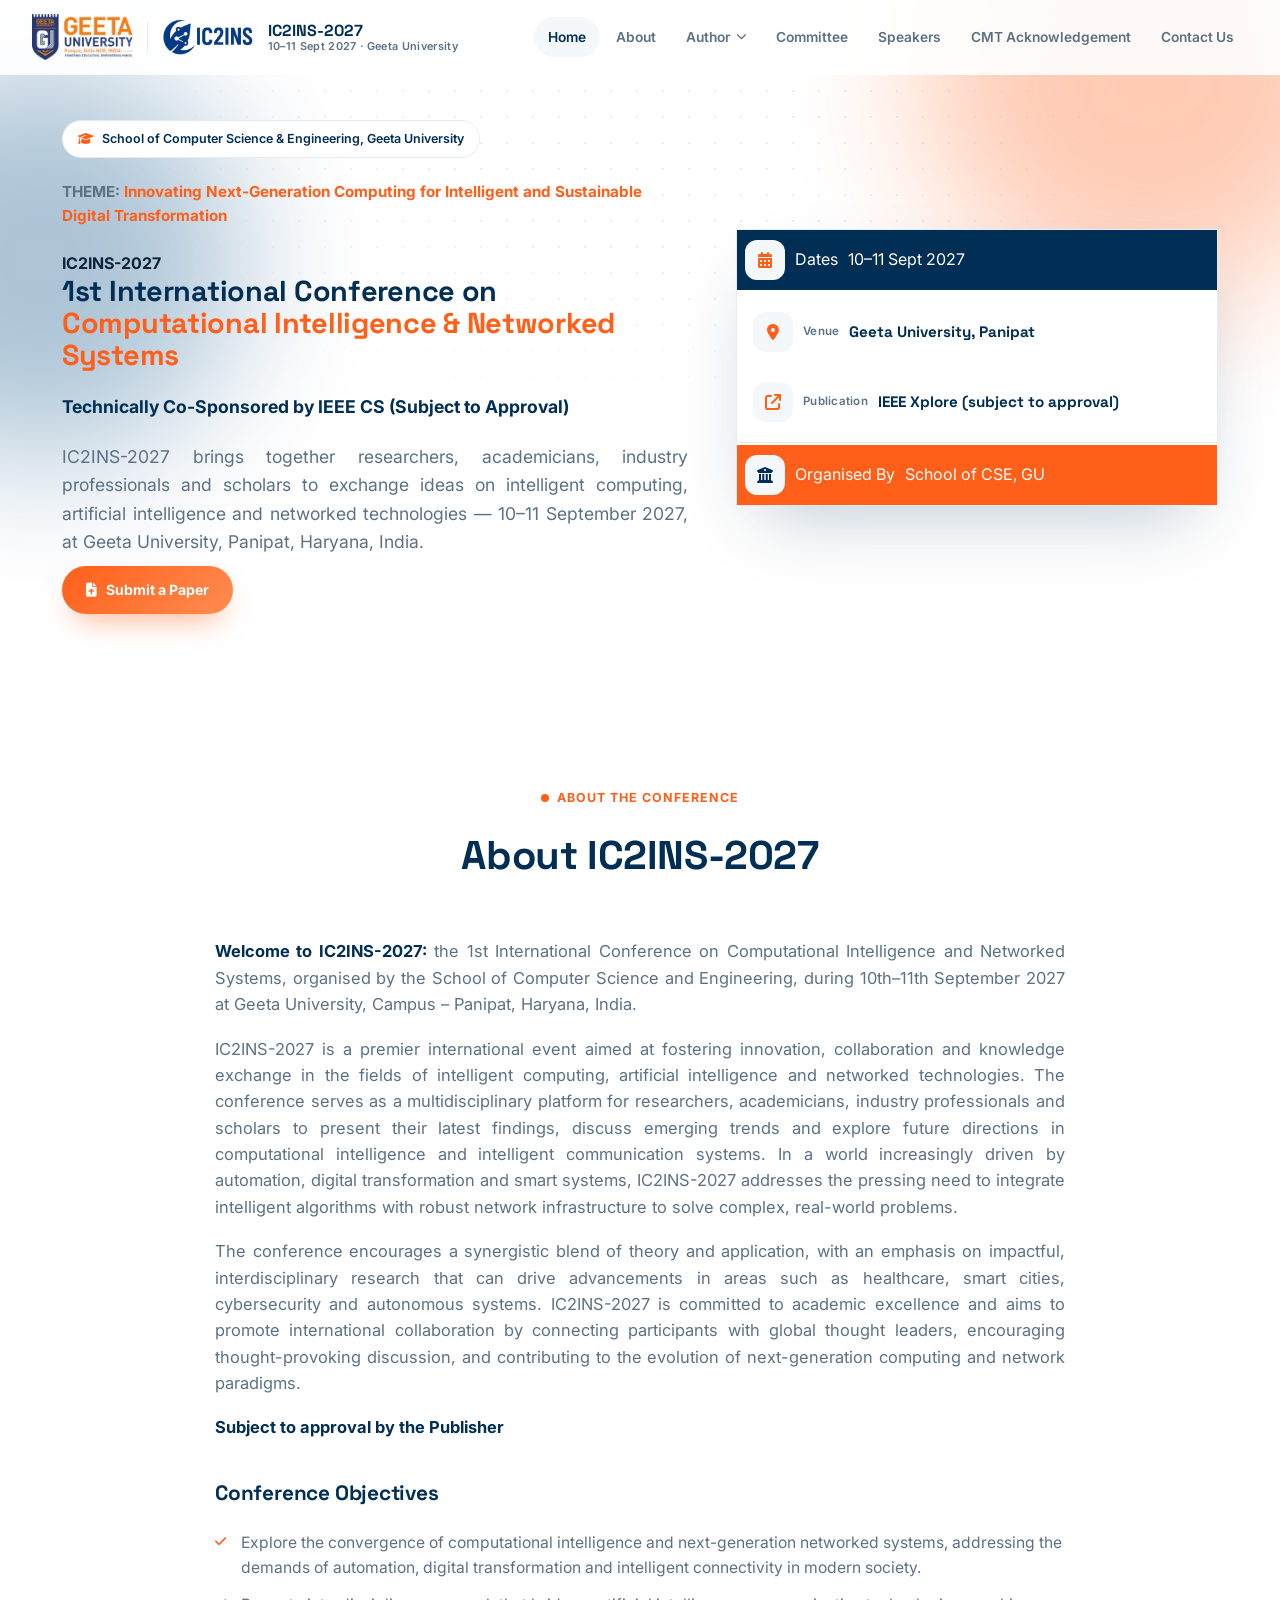
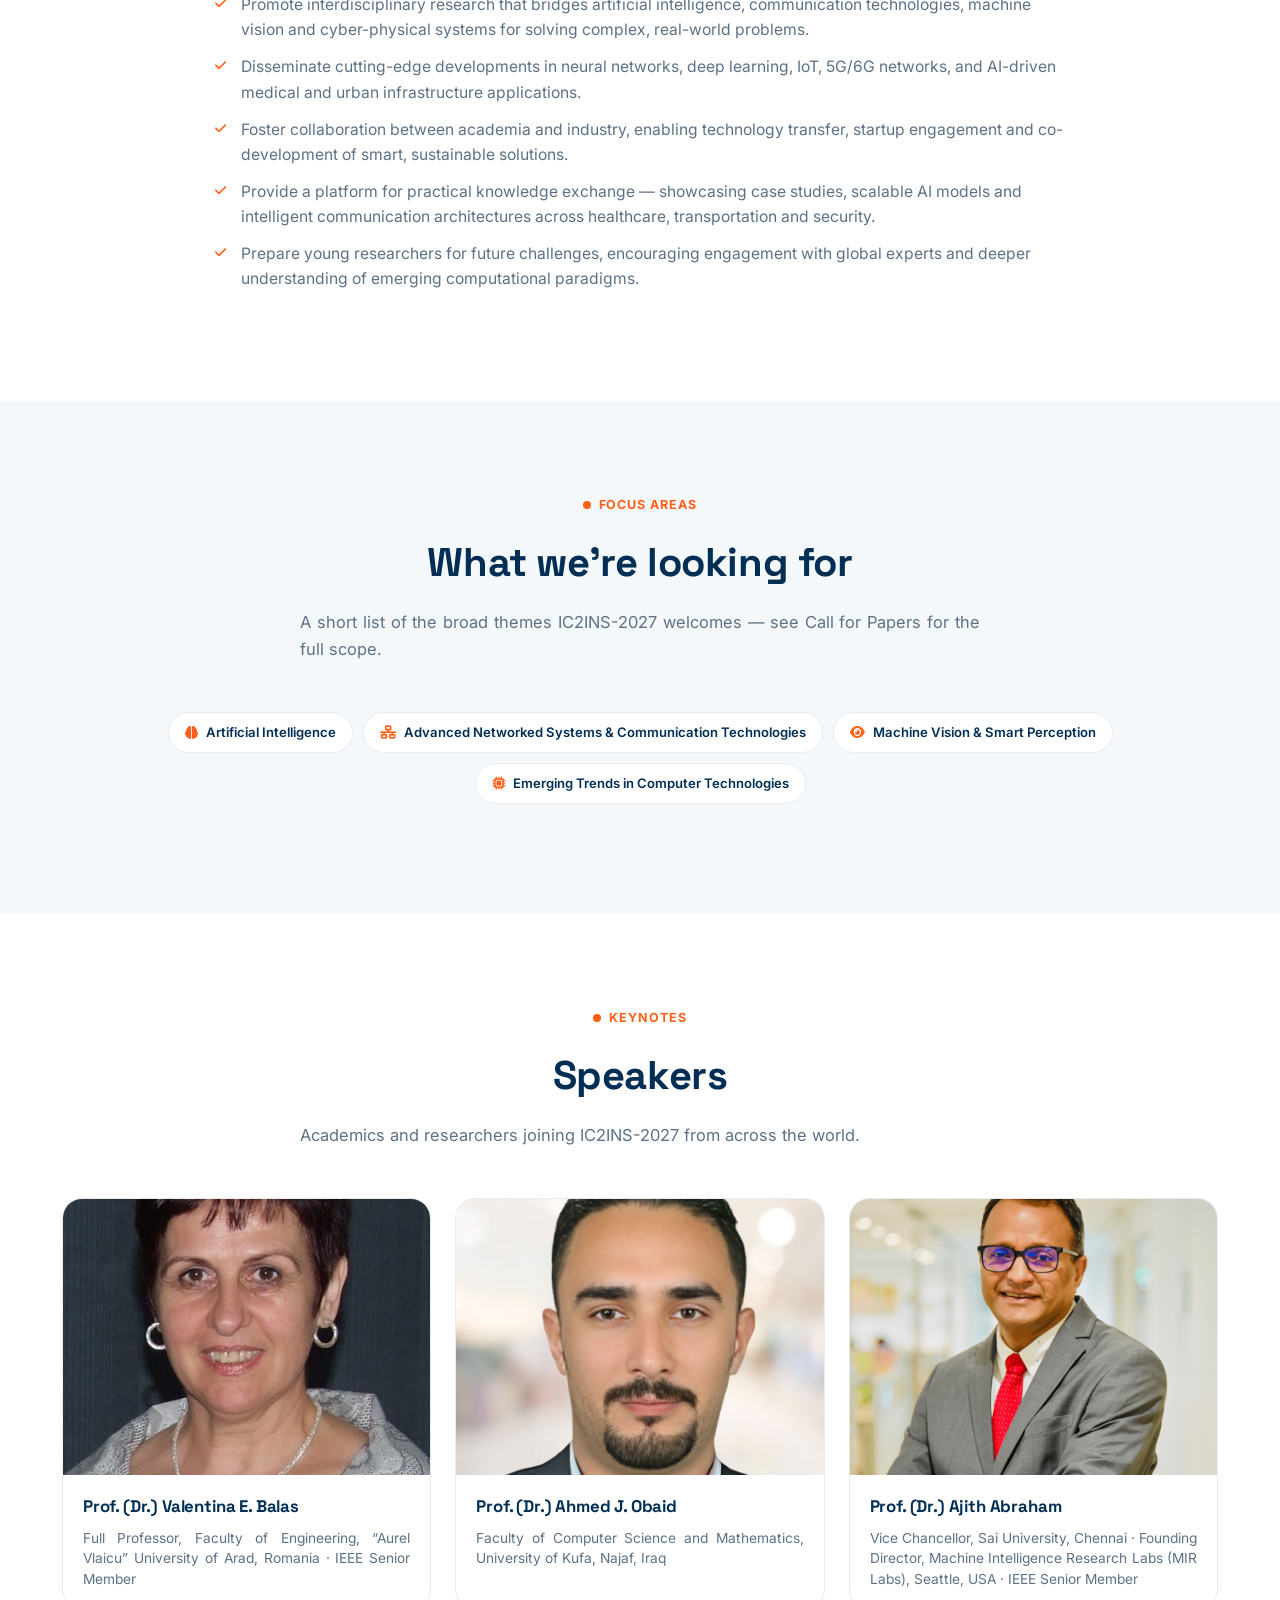
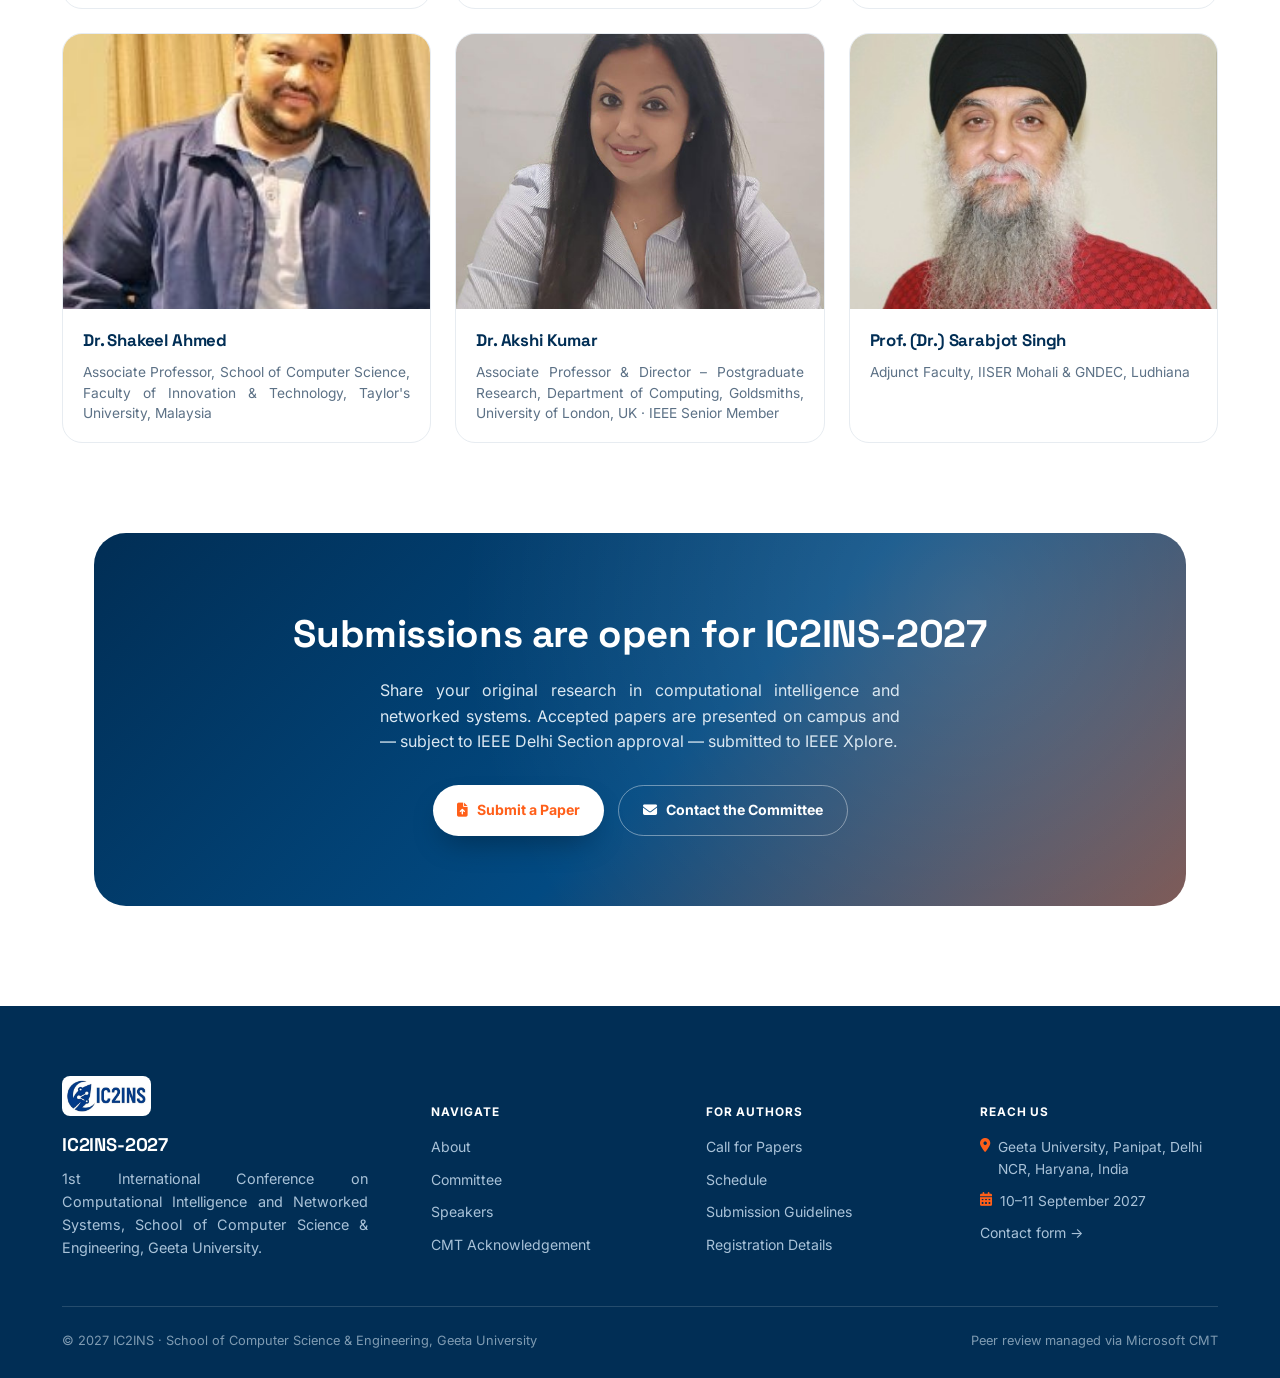
<file: index.html>
<!DOCTYPE html>
<html lang="en">

<head>
  <meta charset="UTF-8">
  <meta name="viewport" content="width=device-width, initial-scale=1.0">
  <title>IC2INS-2027 — International Conference on Computational Intelligence and Networked Systems</title>
  <link rel="icon"
    href="data:image/svg+xml,%3Csvg xmlns='http://www.w3.org/2000/svg' viewBox='0 0 100 100'%3E%3Crect width='100' height='100' rx='24' fill='%23012e55'/%3E%3Ccircle cx='50' cy='42' r='16' fill='%23ff5f19'/%3E%3Crect x='30' y='66' width='40' height='9' rx='4.5' fill='white'/%3E%3C/svg%3E">
  <link rel="preconnect" href="https://fonts.googleapis.com">
  <link rel="preconnect" href="https://fonts.gstatic.com" crossorigin>
  <link
    href="https://fonts.googleapis.com/css2?family=Space+Grotesk:wght@500;600;700&family=Inter:wght@400;500;600;700;800&display=swap"
    rel="stylesheet">
  <link rel="stylesheet" href="https://cdnjs.cloudflare.com/ajax/libs/font-awesome/6.5.1/css/all.min.css">
  <link rel="stylesheet" href="assets/css/style.css">

  <style>
    .home-hero {
      padding: 120px 0 80px;
    }

    .home-hero h1 {
      font-size: clamp(1rem, 2.5vw, 1.8rem);
      line-height: 1.1;
      max-width: 920px;
      margin: 0 auto;
    }

    .home-hero h1 span {
      color: var(--orange);
    }

    .home-hero .lead {
      max-width: 60ch;
      margin: 22px auto 0;
      color: var(--ink-soft);
      font-size: 1.1rem;
    }

    .home-hero .theme-tag {
      max-width: 70ch;
      margin: 0 auto 22px;
      font-size: .95rem;
      font-weight: 700;
      color: var(--ink-soft);
    }

    .home-hero .theme-tag span {
      color: var(--orange);
    }

    .facts-row {
      display: grid;
      grid-template-columns: repeat(4, 1fr);
      gap: 0;
      max-width: 1000px;
      margin: 50px auto 0;
      background: var(--white);
      border: 1px solid var(--line);
      border-radius: 22px;
      box-shadow: var(--shadow-lg);
      overflow: hidden;
    }

    .facts-row .fact {
      padding: 24px 20px;
      text-align: center;
      border-right: 1px solid var(--line);
    }

    .facts-row .fact:last-child {
      border-right: none;
    }

    .facts-row .fact i {
      color: var(--orange);
      font-size: 1.2rem;
      margin-bottom: 10px;
      display: block;
    }

    .facts-row .fact .lbl {
      font-size: .68rem;
      text-transform: uppercase;
      letter-spacing: .08em;
      color: var(--ink-soft);
      font-weight: 700;
      display: block;
      margin-bottom: 4px;
    }

    .facts-row .fact .val {
      font-weight: 700;
      color: var(--navy);
      font-size: .92rem;
    }

    @media(max-width:760px) {
      .facts-row {
        grid-template-columns: repeat(2, 1fr);
      }
    }
  </style>
</head>

<body>


  <nav class="nav" id="nav">
    <a href="index.html" class="brand">
      <img src="assets/img/geeta-university-logo.png" alt="Geeta University">
      <div class="brand-sep"></div>
      <img src="assets/img/ic2ins-logo.jpeg" alt="IC2INS-2027" style="height:36px;">
      <div class="brand-text"><b>IC2INS-2027</b><span>10–11 Sept 2027 · Geeta University</span></div>
    </a>
    <ul class="nav-links" id="navLinks">
      <li><a href="index.html" class="active">Home</a></li>
      <li><a href="index.html#about">About</a></li>
      <li class="has-dropdown">
        <button class="nav-drop-btn">Author <i class="fa-solid fa-chevron-down"></i></button>
        <div class="dropdown-menu">
          <a href="call-for-papers.html"><i class="fa-solid fa-bullhorn"></i>Call for Papers</a>
          <a href="camera_ready_submission.html"><i class="fa-solid fa-bullhorn"></i>Camers ready submission</a>
          <a href="schedule.html"><i class="fa-solid fa-calendar-days"></i>Schedule</a>
          <a href="paper-submission-guidelines.html"><i class="fa-solid fa-file-arrow-up"></i>Paper Submission
            Guidelines</a>
          <a href="registration-details.html"><i class="fa-solid fa-user-check"></i>Registration Details</a>
        </div>
      </li>
      <li><a href="committee.html">Committee</a></li>
      <li><a href="index.html#speakers">Speakers</a></li>
      <li><a href="cmt-acknowledgement.html">CMT Acknowledgement</a></li>
      <li><a href="contact.html">Contact Us</a></li>
    </ul>
  </nav>

  <div class="mobile-menu" id="mobileMenu">
    <div class="mobile-menu-top">
      <div class="brand"><img src="assets/img/ic2ins-logo.jpeg" alt="IC2INS-2027" style="height:34px;"></div>
      <button class="burger" id="closeBurger"><i class="fa-solid fa-xmark"></i></button>
    </div>
    <a href="index.html">Home</a>
    <a href="index.html#about">About</a>
    <div class="mobile-drop">
      <a href="javascript:void(0)" class="mobile-toggle">Author <i
          class="fa-solid fa-chevron-down mobile-toggle-caret"></i></a>
      <div class="mobile-sub">
        <a href="call-for-papers.html">Call for Papers</a>
        <a href="camera_ready_submission.html"><i class="fa-solid fa-bullhorn"></i>Camers ready submission</a>
        <a href="schedule.html">Schedule</a>
        <a href="paper-submission-guidelines.html">Paper Submission Guidelines</a>
        <a href="registration-details.html">Registration Details</a>
      </div>
    </div>
    <a href="committee.html">Committee</a>
    <a href="index.html#speakers">Speakers</a>
    <a href="cmt-acknowledgement.html">CMT Acknowledgement</a>
    <a href="contact.html">Contact Us</a>
  </div>

  <main>
    <section class="page-hero home-hero">
      <div class="dotgrid"></div>
      <div class="blob blob1"></div>
      <div class="blob blob2"></div>
      <div class="wrap hero-grid">

        <div class="hero-col hero-text">
          <div class="hero-badges reveal">
            <span class="pill"><i class="fa-solid fa-graduation-cap"></i>School of Computer Science &amp; Engineering,
              Geeta University</span>
          </div>
          <p class="theme-tag reveal" style="text-align: left !important;">THEME: <span>Innovating Next-Generation
              Computing for Intelligent and Sustainable
              Digital Transformation</span></p>
          <span class="reveal"><strong>IC2INS-2027</strong></span>
          <h1 class="reveal">1st International Conference on<br><span>Computational Intelligence &amp; Networked
              Systems</span></h1>

          <h5 class="lead reveal" style="color: var(--navy);">Technically Co-Sponsored by IEEE CS (Subject to Approval)
          </h5>
          <p class="lead reveal">IC2INS-2027 brings together researchers, academicians, industry professionals and
            scholars to exchange ideas on intelligent computing, artificial intelligence and networked technologies —
            10–11 September 2027, at Geeta University, Panipat, Haryana, India.</p>

          <div class="btn-row reveal" style="margin-top: 10px;">
            <a class="btn btn-primary" href="#"><i class="fa-solid fa-file-arrow-up"></i>Submit a Paper</a>
          </div>
        </div>

        <div class="hero-col hero-facts-card reveal">

          <div class="fact" style="background-color: var(--navy);"><i class="fa-solid fa-calendar-days"></i><span
              class="" style="color: var(--white);">Dates</span><span class="" style="color: var(--white);">10–11 Sept
              2027</span></div>

          <div class="factM">
            <div class="fact">
              <i class="fa-solid fa-location-dot"></i>
              <span class="lbl">Venue</span><span class="val">Geeta University, Panipat</span>
            </div>
            <div class="fact">
              <i class="fa-solid fa-arrow-up-right-from-square"></i><span class="lbl">Publication</span><span
                class="val">IEEE Xplore (subject to approval)</span>
            </div>
          </div>

          <div class="fact" style="background-color: var(--orange);"><i class="fa-solid fa-building-columns" style="color: var(--navy);"></i><span class="" style="color: var(--white);">Organised By</span><span
              class="" style="color: var(--white);">School of CSE, GU</span></div>

        </div>

      </div>
    </section>

    <section class="sect" id="about">
      <div class="wrap">
        <div class="sect-head reveal">
          <span class="eyebrow" style="justify-content:center;">About the conference</span>
          <h2>About IC2INS-2027</h2>
        </div>
        <div class="prose reveal">
          <p><b>Welcome to IC2INS-2027:</b> the 1st International Conference on Computational Intelligence and Networked
            Systems, organised by the School of Computer Science and Engineering, during 10th–11th September 2027 at
            Geeta University, Campus – Panipat, Haryana, India.</p>
          <p>IC2INS-2027 is a premier international event aimed at fostering innovation, collaboration and knowledge
            exchange in the fields of intelligent computing, artificial intelligence and networked technologies. The
            conference serves as a multidisciplinary platform for researchers, academicians, industry professionals and
            scholars to present their latest findings, discuss emerging trends and explore future directions in
            computational intelligence and intelligent communication systems. In a world increasingly driven by
            automation, digital transformation and smart systems, IC2INS-2027 addresses the pressing need to integrate
            intelligent algorithms with robust network infrastructure to solve complex, real-world problems.</p>
          <p>The conference encourages a synergistic blend of theory and application, with an emphasis on impactful,
            interdisciplinary research that can drive advancements in areas such as healthcare, smart cities,
            cybersecurity and autonomous systems. IC2INS-2027 is committed to academic excellence and aims to promote
            international collaboration by connecting participants with global thought leaders, encouraging
            thought-provoking discussion, and contributing to the evolution of next-generation computing and network
            paradigms.</p>
          <p><b>Subject to approval by the Publisher</b></p>

          <h3>Conference Objectives</h3>
          <ul>
            <li>Explore the convergence of computational intelligence and next-generation networked systems, addressing
              the demands of automation, digital transformation and intelligent connectivity in modern society.</li>
            <li>Promote interdisciplinary research that bridges artificial intelligence, communication technologies,
              machine vision and cyber-physical systems for solving complex, real-world problems.</li>
            <li>Disseminate cutting-edge developments in neural networks, deep learning, IoT, 5G/6G networks, and
              AI-driven medical and urban infrastructure applications.</li>
            <li>Foster collaboration between academia and industry, enabling technology transfer, startup engagement and
              co-development of smart, sustainable solutions.</li>
            <li>Provide a platform for practical knowledge exchange — showcasing case studies, scalable AI models and
              intelligent communication architectures across healthcare, transportation and security.</li>
            <li>Prepare young researchers for future challenges, encouraging engagement with global experts and deeper
              understanding of emerging computational paradigms.</li>
          </ul>
        </div>
      </div>
    </section>

    <section class="sect bg">
      <div class="wrap">
        <div class="sect-head reveal">
          <span class="eyebrow" style="justify-content:center;">Focus areas</span>
          <h2>What we're looking for</h2>
          <p>A short list of the broad themes IC2INS-2027 welcomes — see Call for Papers for the full scope.</p>
        </div>
        <div class="chip-row reveal" style="justify-content:center;">
          <span class="chip"><i class="fa-solid fa-brain"></i>Artificial Intelligence</span>
          <span class="chip"><i class="fa-solid fa-network-wired"></i>Advanced Networked Systems &amp; Communication
            Technologies</span>
          <span class="chip"><i class="fa-solid fa-eye"></i>Machine Vision &amp; Smart Perception</span>
          <span class="chip"><i class="fa-solid fa-microchip"></i>Emerging Trends in Computer Technologies</span>
        </div>
      </div>
    </section>

    <section class="sect" id="speakers">
      <div class="wrap">
        <div class="sect-head reveal">
          <span class="eyebrow" style="justify-content:center;">Keynotes</span>
          <h2>Speakers</h2>
          <p>Academics and researchers joining IC2INS-2027 from across the world.</p>
        </div>
        <div class="fig-grid reveal" id="speakerGrid"></div>
      </div>
    </section>

    <section class="wrap">
      <div class="cta reveal">
        <h2>Submissions are open for IC2INS-2027</h2>
        <p>Share your original research in computational intelligence and networked systems. Accepted papers are
          presented on campus and — subject to IEEE Delhi Section approval — submitted to IEEE Xplore.</p>
        <div class="btns" style="display:flex; gap:14px; justify-content:center; flex-wrap:wrap;">
          <a class="btn btn-primary" href="paper-submission-guidelines.html"><i
              class="fa-solid fa-file-arrow-up"></i>Submit a Paper</a>
          <a class="btn btn-ghost" href="contact.html"><i class="fa-solid fa-envelope"></i>Contact the Committee</a>
        </div>
      </div>
    </section>

    <footer>
      <div class="wrap">
        <div class="foot-grid">
          <div>
            <div class="foot-brand"><img src="assets/img/ic2ins-logo.jpeg" alt="IC2INS-2027"></div>
            <h4>IC2INS-2027</h4>
            <p style="max-width:34ch; margin-top:8px;">1st International Conference on Computational Intelligence and
              Networked Systems, School of Computer Science &amp; Engineering, Geeta University.</p>
          </div>
          <div class="fcol">
            <h6>Navigate</h6>
            <a href="index.html#about">About</a><a href="committee.html">Committee</a><a
              href="index.html#speakers">Speakers</a><a href="cmt-acknowledgement.html">CMT Acknowledgement</a>
          </div>
          <div class="fcol">
            <h6>For Authors</h6>
            <a href="call-for-papers.html">Call for Papers</a><a href="schedule.html">Schedule</a><a
              href="paper-submission-guidelines.html">Submission Guidelines</a><a
              href="registration-details.html">Registration Details</a>
          </div>
          <div class="fcol">
            <h6>Reach Us</h6>
            <div class="contact-line"><i class="fa-solid fa-location-dot"></i><span>Geeta University, Panipat, Delhi
                NCR, Haryana, India</span></div>
            <div class="contact-line"><i class="fa-solid fa-calendar-days"></i><span>10–11 September 2027</span></div>
            <a href="contact.html">Contact form →</a>
          </div>
        </div>
        <div class="fbar">
          <span>© 2027 IC2INS · School of Computer Science &amp; Engineering, Geeta University</span>
          <span>Peer review managed via Microsoft CMT</span>
        </div>
      </div>
    </footer>

  </main>

  <script>
    const speakers = [
      ["Prof. (Dr.) Valentina E. Balas", "Full Professor, Faculty of Engineering, \u201cAurel Vlaicu\u201d University of Arad, Romania · IEEE Senior Member", "assets/img/Valentina-Balas.jpg"],
      ["Prof. (Dr.) Ahmed J. Obaid", "Faculty of Computer Science and Mathematics, University of Kufa, Najaf, Iraq", "assets/img/Ahmed-J.-Obaid.jpg"],
      ["Prof. (Dr.) Ajith Abraham", "Vice Chancellor, Sai University, Chennai · Founding Director, Machine Intelligence Research Labs (MIR Labs), Seattle, USA · IEEE Senior Member", "assets/img/Ajit-abraham.png"],
      ["Dr. Shakeel Ahmed", "Associate Professor, School of Computer Science, Faculty of Innovation & Technology, Taylor's University, Malaysia", "assets/img/Dr. Shakeel Ahmed.jpeg"],
      ["Dr. Akshi Kumar", "Associate Professor & Director – Postgraduate Research, Department of Computing, Goldsmiths, University of London, UK · IEEE Senior Member", "assets/img/akshi-kumar.jpg"],
      ["Prof. (Dr.) Sarabjot Singh", "Adjunct Faculty, IISER Mohali & GNDEC, Ludhiana", "assets/img/Sarab-Sir.jpg"]
    ];
    const gradients = ["linear-gradient(135deg,#012e55,#024a82)", "linear-gradient(135deg,#ff5f19,#ff8c52)"];
    const grid = document.getElementById('speakerGrid');
    speakers.forEach((s, i) => {
      const initials = s[0].replace(/^(Prof\.|Dr\.|\(Dr\.\))\s*/g, '').replace(/[()]/g, '').split(' ').filter(Boolean).slice(0, 2).map(w => w[0]).join('').toUpperCase();
      const imgPath = s[2];
      const card = document.createElement('div');
      card.className = 'fig-card';
      card.innerHTML = `
      <div class="fig-photo" style="background:${gradients[i % 2]}; display:flex; align-items:center; justify-content:center; overflow:hidden;">
        <img src="${imgPath}" alt="${s[0]}" style="width:100%; height:100%; object-fit:cover;"
          onerror="this.replaceWith(Object.assign(document.createElement('span'), {textContent:'${initials}', style:'font-family:\\'Space Grotesk\\',sans-serif; font-size:2.4rem; font-weight:700; color:#fff;'}))">
      </div>
      <div class="fig-cap"><h4>${s[0]}</h4><p>${s[1]}</p></div>`;
      grid.appendChild(card);
    });
  </script>
  <script src="assets/js/main.js"></script>


</body>

</html>
</file>
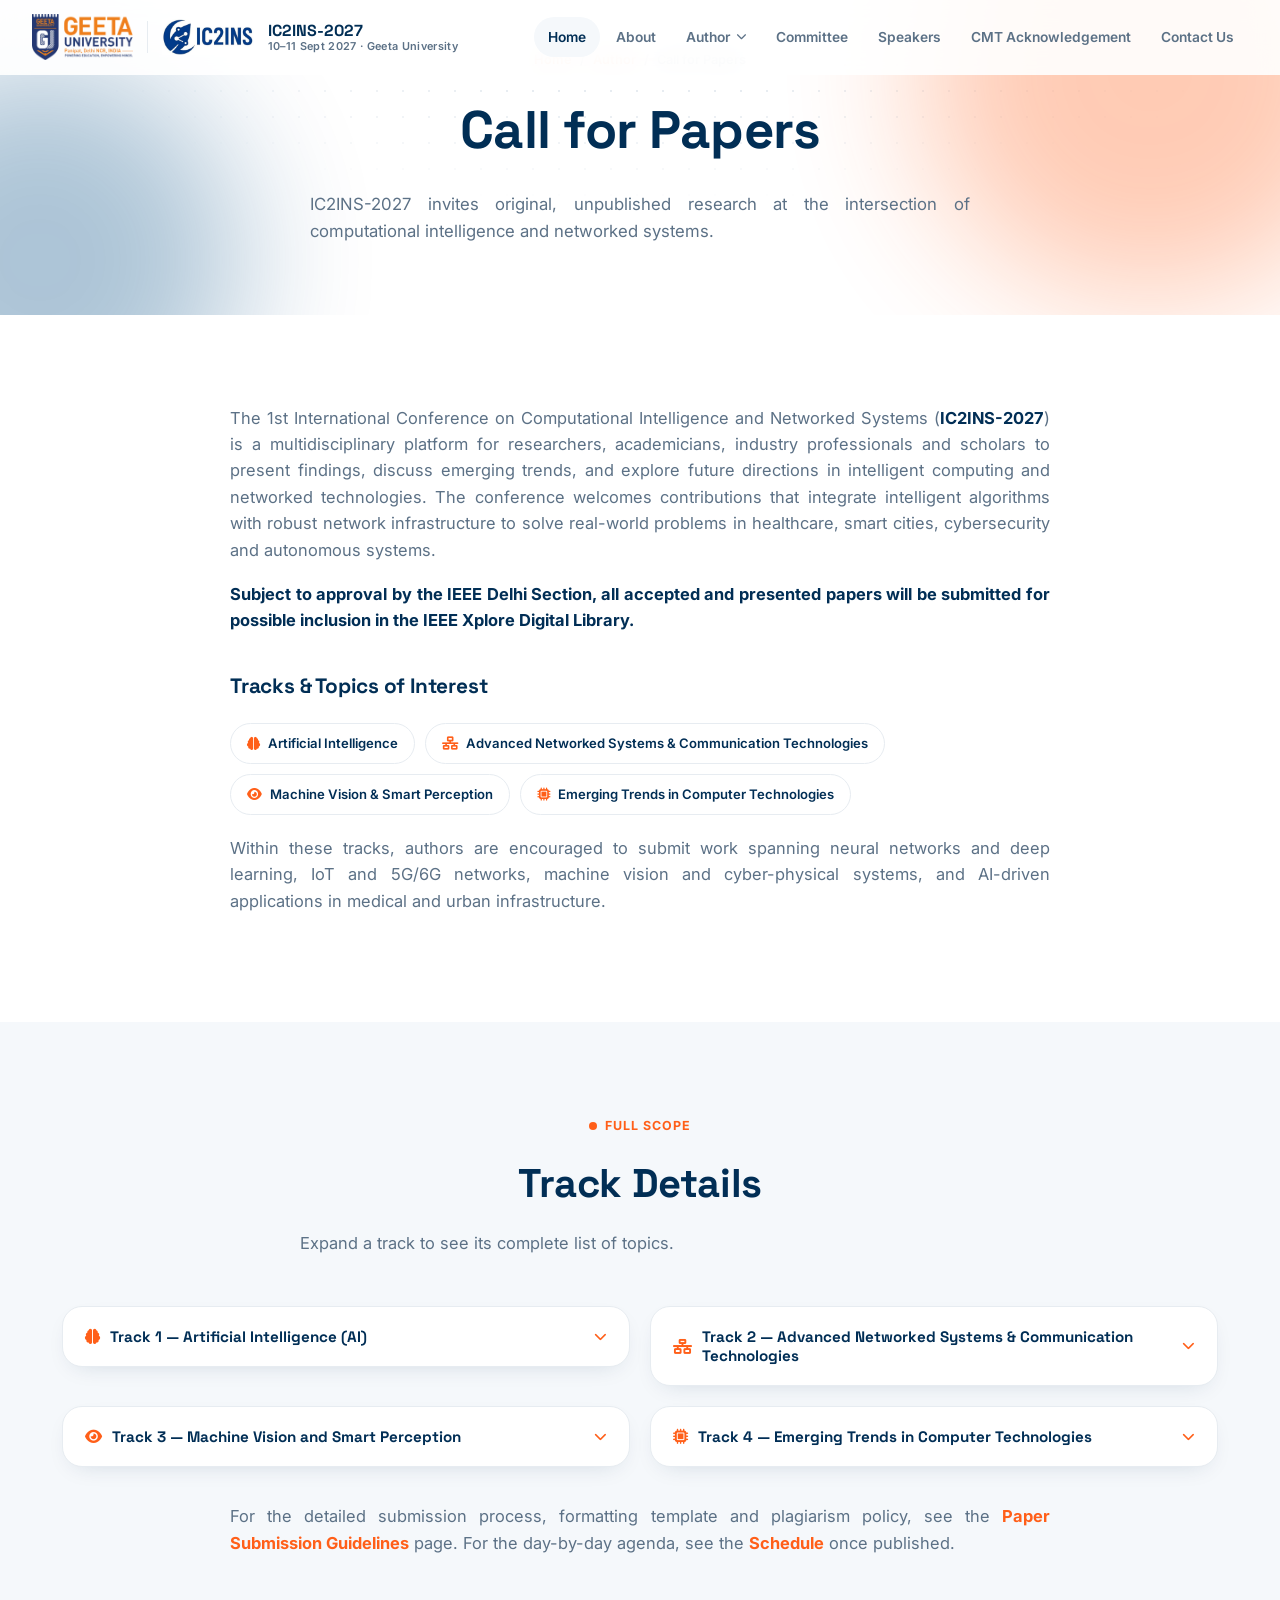
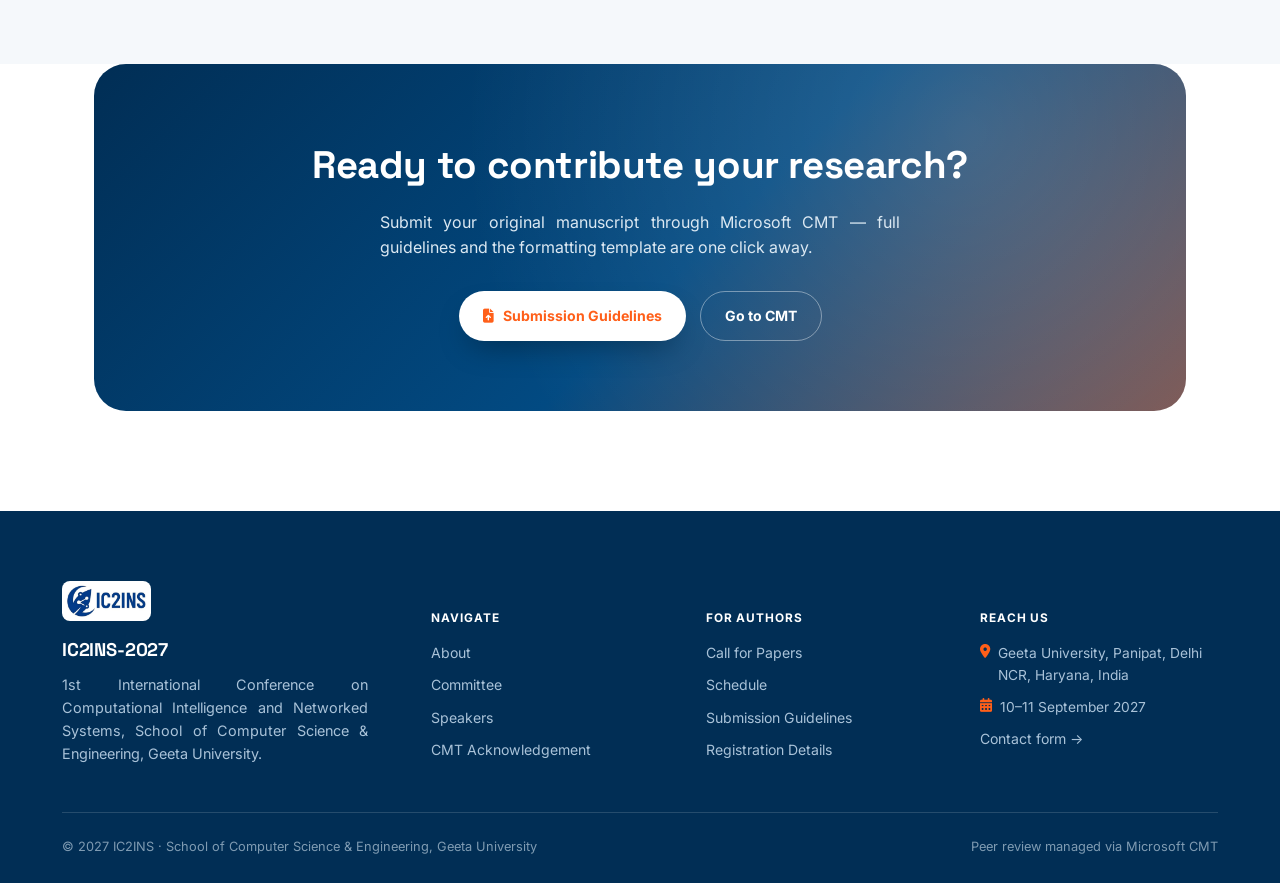
<file: call-for-papers.html>
<!DOCTYPE html>
<html lang="en">

<head>
  <meta charset="UTF-8">
  <meta name="viewport" content="width=device-width, initial-scale=1.0">
  <title>Call for Papers — IC2INS-2027</title>
  <link rel="icon"
    href="data:image/svg+xml,%3Csvg xmlns='http://www.w3.org/2000/svg' viewBox='0 0 100 100'%3E%3Crect width='100' height='100' rx='24' fill='%23012e55'/%3E%3Ccircle cx='50' cy='42' r='16' fill='%23ff5f19'/%3E%3Crect x='30' y='66' width='40' height='9' rx='4.5' fill='white'/%3E%3C/svg%3E">
  <link rel="preconnect" href="https://fonts.googleapis.com">
  <link rel="preconnect" href="https://fonts.gstatic.com" crossorigin>
  <link
    href="https://fonts.googleapis.com/css2?family=Space+Grotesk:wght@500;600;700&family=Inter:wght@400;500;600;700;800&display=swap"
    rel="stylesheet">
  <link rel="stylesheet" href="https://cdnjs.cloudflare.com/ajax/libs/font-awesome/6.5.1/css/all.min.css">
  <link rel="stylesheet" href="assets/css/style.css">
</head>

<body>

  <nav class="nav" id="nav">
    <a href="index.html" class="brand">
      <img src="assets/img/geeta-university-logo.png" alt="Geeta University">
      <div class="brand-sep"></div>
      <img src="assets/img/ic2ins-logo.jpeg" alt="IC2INS-2027" style="height:36px;">
      <div class="brand-text"><b>IC2INS-2027</b><span>10–11 Sept 2027 · Geeta University</span></div>
    </a>
    <ul class="nav-links" id="navLinks">
      <li><a href="index.html" class="active">Home</a></li>
      <li><a href="index.html#about">About</a></li>
      <li class="has-dropdown">
        <button class="nav-drop-btn">Author <i class="fa-solid fa-chevron-down"></i></button>
        <div class="dropdown-menu">
          <a href="call-for-papers.html"><i class="fa-solid fa-bullhorn"></i>Call for Papers</a>
          <a href="camera_ready_submission.html"><i class="fa-solid fa-bullhorn"></i>Camers ready submission</a>
          <a href="schedule.html"><i class="fa-solid fa-calendar-days"></i>Schedule</a>
          <a href="paper-submission-guidelines.html"><i class="fa-solid fa-file-arrow-up"></i>Paper Submission
            Guidelines</a>
          <a href="registration-details.html"><i class="fa-solid fa-user-check"></i>Registration Details</a>
        </div>
      </li>
      <li><a href="committee.html">Committee</a></li>
      <li><a href="index.html#speakers">Speakers</a></li>
      <li><a href="cmt-acknowledgement.html">CMT Acknowledgement</a></li>
      <li><a href="contact.html">Contact Us</a></li>
    </ul>
  </nav>

  <div class="mobile-menu" id="mobileMenu">
    <div class="mobile-menu-top">
      <div class="brand"><img src="assets/img/ic2ins-logo.jpeg" alt="IC2INS-2027" style="height:34px;"></div>
      <button class="burger" id="closeBurger"><i class="fa-solid fa-xmark"></i></button>
    </div>
    <a href="index.html">Home</a>
    <a href="index.html#about">About</a>
    <div class="mobile-drop">
      <a href="javascript:void(0)" class="mobile-toggle">Author <i
          class="fa-solid fa-chevron-down mobile-toggle-caret"></i></a>
      <div class="mobile-sub">
        <a href="call-for-papers.html">Call for Papers</a>
        <a href="camera_ready_submission.html"><i class="fa-solid fa-bullhorn"></i>Camers ready submission</a>
        <a href="schedule.html">Schedule</a>
        <a href="paper-submission-guidelines.html">Paper Submission Guidelines</a>
        <a href="registration-details.html">Registration Details</a>
      </div>
    </div>
    <a href="committee.html">Committee</a>
    <a href="index.html#speakers">Speakers</a>
    <a href="cmt-acknowledgement.html">CMT Acknowledgement</a>
    <a href="contact.html">Contact Us</a>
  </div>

  <main>

    <section class="page-hero">
      <div class="dotgrid"></div>
      <div class="blob blob1"></div>
      <div class="blob blob2"></div>
      <div class="wrap">
        <div class="crumb reveal"><a href="index.html">Home</a><span>/</span><a
            href="javascript:void(0)">Author</a><span>/</span><span>Call for Papers</span></div>
        <h1 class="reveal">Call for Papers</h1>
        <p class="reveal">IC2INS-2027 invites original, unpublished research at the intersection of computational
          intelligence and networked systems.</p>
      </div>
    </section>

    <section class="sect">
      <div class="wrap">
        <div class="prose reveal" style="max-width:820px;">
          <p>The 1st International Conference on Computational Intelligence and Networked Systems (<b>IC2INS-2027</b>)
            is a multidisciplinary platform for researchers, academicians, industry professionals and scholars to
            present findings, discuss emerging trends, and explore future directions in intelligent computing and
            networked technologies. The conference welcomes contributions that integrate intelligent algorithms with
            robust network infrastructure to solve real-world problems in healthcare, smart cities, cybersecurity and
            autonomous systems.</p>
          <p><b>Subject to approval by the IEEE Delhi Section, all accepted and presented papers will be submitted for
              possible inclusion in the IEEE Xplore Digital Library.</b></p>

          <h3>Tracks &amp; Topics of Interest</h3>
          <div class="chip-row" style="justify-content:flex-start;">
            <span class="chip"><i class="fa-solid fa-brain"></i>Artificial Intelligence</span>
            <span class="chip"><i class="fa-solid fa-network-wired"></i>Advanced Networked Systems &amp; Communication
              Technologies</span>
            <span class="chip"><i class="fa-solid fa-eye"></i>Machine Vision &amp; Smart Perception</span>
            <span class="chip"><i class="fa-solid fa-microchip"></i>Emerging Trends in Computer Technologies</span>
          </div>
          <p>Within these tracks, authors are encouraged to submit work spanning neural networks and deep learning, IoT
            and 5G/6G networks, machine vision and cyber-physical systems, and AI-driven applications in medical and
            urban infrastructure.</p>
        </div>
      </div>
    </section>

    <section class="sect bg">
      <div class="wrap">
        <div class="sect-head reveal">
          <span class="eyebrow">Full Scope</span>
          <h2>Track Details</h2>
          <p>Expand a track to see its complete list of topics.</p>
        </div>

        <div class="track-grid reveal">

          <div class="track-item">
            <div class="track-head">
              <button type="button" aria-expanded="false">
                <span><i class="fa-solid fa-brain"></i> Track 1 — Artificial Intelligence (AI)</span>
                <i class="fa-solid fa-chevron-down chev"></i>
              </button>
            </div>
            <div class="track-body">
              <div class="track-body-inner">
                <ul>
                  <li>Neural Networks</li>
                  <li>Deep Learning</li>
                  <li>Natural Language Processing</li>
                  <li>Expert Systems</li>
                  <li>Reinforcement Learning</li>
                  <li>Fuzzy Logic and Evolutionary Computation</li>
                  <li>Sentiment Analysis</li>
                  <li>AI in Healthcare and Diagnostics</li>
                  <li>Multi-agent Systems</li>
                </ul>
              </div>
            </div>
          </div>

          <div class="track-item">
            <div class="track-head">
              <button type="button" aria-expanded="false">
                <span><i class="fa-solid fa-network-wired"></i> Track 2 — Advanced Networked Systems &amp;
                  Communication Technologies</span>
                <i class="fa-solid fa-chevron-down chev"></i>
              </button>
            </div>
            <div class="track-body">
              <div class="track-body-inner">
                <ul>
                  <li>Wireless Sensor Networks and 5G/6G Technologies</li>
                  <li>Internet of Things (IoT) and Industrial IoT</li>
                  <li>Network Security, Blockchain, and Cryptography</li>
                  <li>Software-Defined Networking (SDN) and Network Function Virtualization (NFV)</li>
                  <li>Edge, Fog, and Cloud Networking Architectures</li>
                  <li>Communication Protocols and Standards</li>
                  <li>Vehicular Ad-hoc Networks (VANETs)</li>
                  <li>Satellite and Optical Communication</li>
                  <li>Network Modeling and Simulation</li>
                </ul>
              </div>
            </div>
          </div>

          <div class="track-item">
            <div class="track-head">
              <button type="button" aria-expanded="false">
                <span><i class="fa-solid fa-eye"></i> Track 3 — Machine Vision and Smart Perception</span>
                <i class="fa-solid fa-chevron-down chev"></i>
              </button>
            </div>
            <div class="track-body">
              <div class="track-body-inner">
                <ul>
                  <li>Computer Vision</li>
                  <li>Image and Video Processing</li>
                  <li>Medical Imaging and Diagnostics</li>
                  <li>Remote Sensing and GIS</li>
                  <li>Brain–Computer Interfaces</li>
                  <li>Gesture and Emotion Recognition</li>
                  <li>Object Detection and Scene Understanding</li>
                  <li>Autonomous Surveillance Systems</li>
                </ul>
              </div>
            </div>
          </div>

          <div class="track-item">
            <div class="track-head">
              <button type="button" aria-expanded="false">
                <span><i class="fa-solid fa-microchip"></i> Track 4 — Emerging Trends in Computer Technologies</span>
                <i class="fa-solid fa-chevron-down chev"></i>
              </button>
            </div>
            <div class="track-body">
              <div class="track-body-inner">
                <ul>
                  <li>Big Data and Data Analytics</li>
                  <li>Cyber-Physical Systems</li>
                  <li>Smart Cities and Digital Infrastructure</li>
                  <li>Machine-to-Machine Communication</li>
                  <li>Blockchain and Distributed Ledger Technologies</li>
                  <li>Internet of Everything (IoE)</li>
                  <li>Mobile and Cloud Applications</li>
                  <li>Green and Sustainable Computing</li>
                  <li>Social and Web Computing</li>
                </ul>
              </div>
            </div>
          </div>

        </div>

        <div class="prose" style="max-width:820px; margin-top:36px;">
          <p>For the detailed submission process, formatting template and plagiarism policy, see the <a
              href="paper-submission-guidelines.html" style="color:var(--orange); font-weight:700;">Paper Submission
              Guidelines</a> page. For the day-by-day agenda, see the <a href="schedule.html"
              style="color:var(--orange); font-weight:700;">Schedule</a> once published.</p>
        </div>
      </div>
    </section>

    <section class="wrap">
      <div class="cta reveal">
        <h2>Ready to contribute your research?</h2>
        <p>Submit your original manuscript through Microsoft CMT — full guidelines and the formatting template are one
          click away.</p>
        <div class="btns" style="display:flex; gap:14px; justify-content:center; flex-wrap:wrap;">
          <a class="btn btn-primary" href="paper-submission-guidelines.html"><i
              class="fa-solid fa-file-arrow-up"></i>Submission Guidelines</a>
          <a class="btn btn-ghost" href="https://cmt3.research.microsoft.com/ic2ins2027" target="_blank"
            rel="noopener">Go to CMT</a>
        </div>
      </div>
    </section>

    <footer>
      <div class="wrap">
        <div class="foot-grid">
          <div>
            <div class="foot-brand"><img src="assets/img/ic2ins-logo.jpeg" alt="IC2INS-2027"></div>
            <h4>IC2INS-2027</h4>
            <p style="max-width:34ch; margin-top:8px;">1st International Conference on Computational Intelligence and
              Networked Systems, School of Computer Science &amp; Engineering, Geeta University.</p>
          </div>
          <div class="fcol">
            <h6>Navigate</h6>
            <a href="index.html#about">About</a><a href="committee.html">Committee</a><a
              href="index.html#speakers">Speakers</a><a href="cmt-acknowledgement.html">CMT Acknowledgement</a>
          </div>
          <div class="fcol">
            <h6>For Authors</h6>
            <a href="call-for-papers.html">Call for Papers</a><a href="schedule.html">Schedule</a><a
              href="paper-submission-guidelines.html">Submission Guidelines</a><a
              href="registration-details.html">Registration Details</a>
          </div>
          <div class="fcol">
            <h6>Reach Us</h6>
            <div class="contact-line"><i class="fa-solid fa-location-dot"></i><span>Geeta University, Panipat, Delhi
                NCR, Haryana, India</span></div>
            <div class="contact-line"><i class="fa-solid fa-calendar-days"></i><span>10–11 September 2027</span></div>
            <a href="contact.html">Contact form →</a>
          </div>
        </div>
        <div class="fbar">
          <span>© 2027 IC2INS · School of Computer Science &amp; Engineering, Geeta University</span>
          <span>Peer review managed via Microsoft CMT</span>
        </div>
      </div>
    </footer>

  </main>
  <script src="assets/js/main.js"></script>
  <script>
    // ---- track accordion (call for papers) ----
    document.querySelectorAll('.track-item').forEach(item => {
      const btn = item.querySelector('.track-head button');
      const body = item.querySelector('.track-body');
      if (!btn || !body) return;

      btn.addEventListener('click', () => {
        const isOpen = item.classList.contains('open');

        // close every track first (exclusive accordion — only one open at a time)
        document.querySelectorAll('.track-item.open').forEach(openItem => {
          openItem.classList.remove('open');
          openItem.querySelector('.track-body').style.maxHeight = null;
          openItem.querySelector('.track-head button').setAttribute('aria-expanded', 'false');
        });

        // then open this one, unless it was already open (so clicking an open track closes it)
        if (!isOpen) {
          item.classList.add('open');
          body.style.maxHeight = body.scrollHeight + 'px';
          btn.setAttribute('aria-expanded', 'true');
        }
      });
    });
  </script>
</body>

</html>
</file>
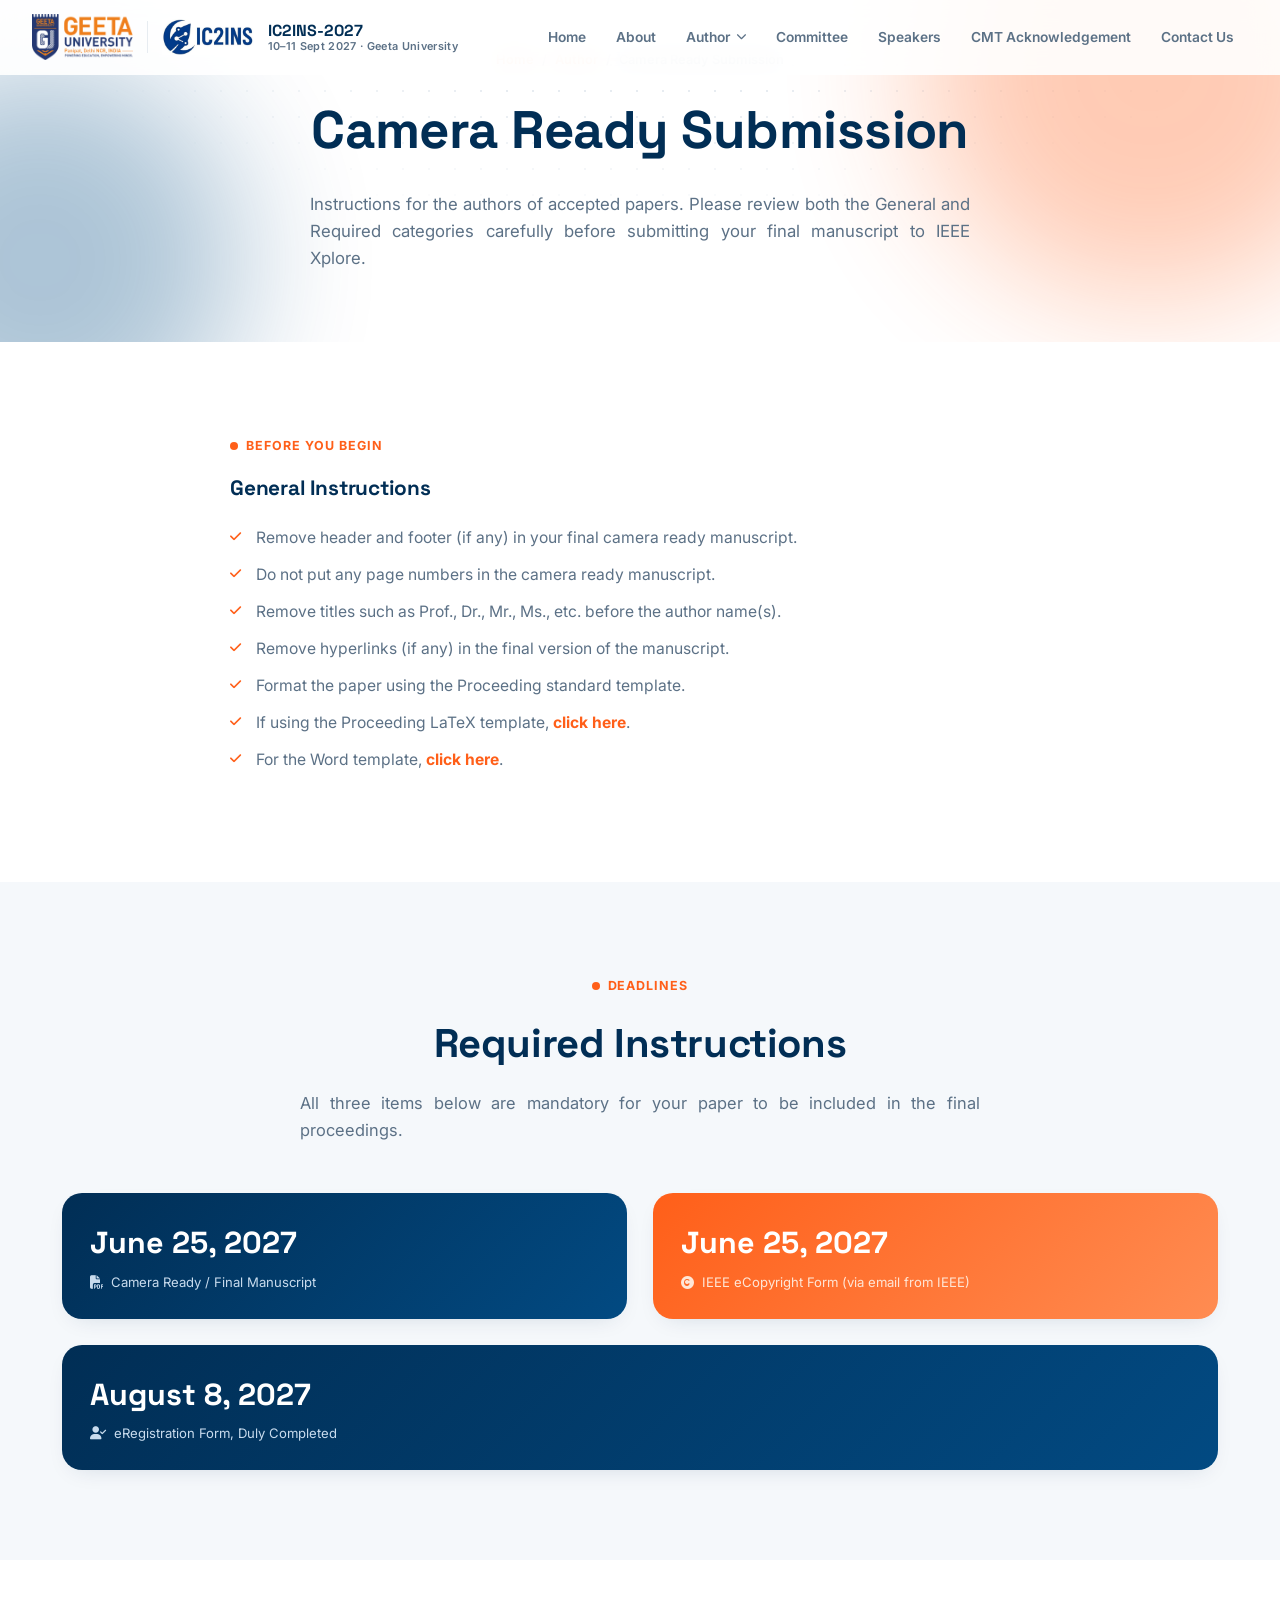
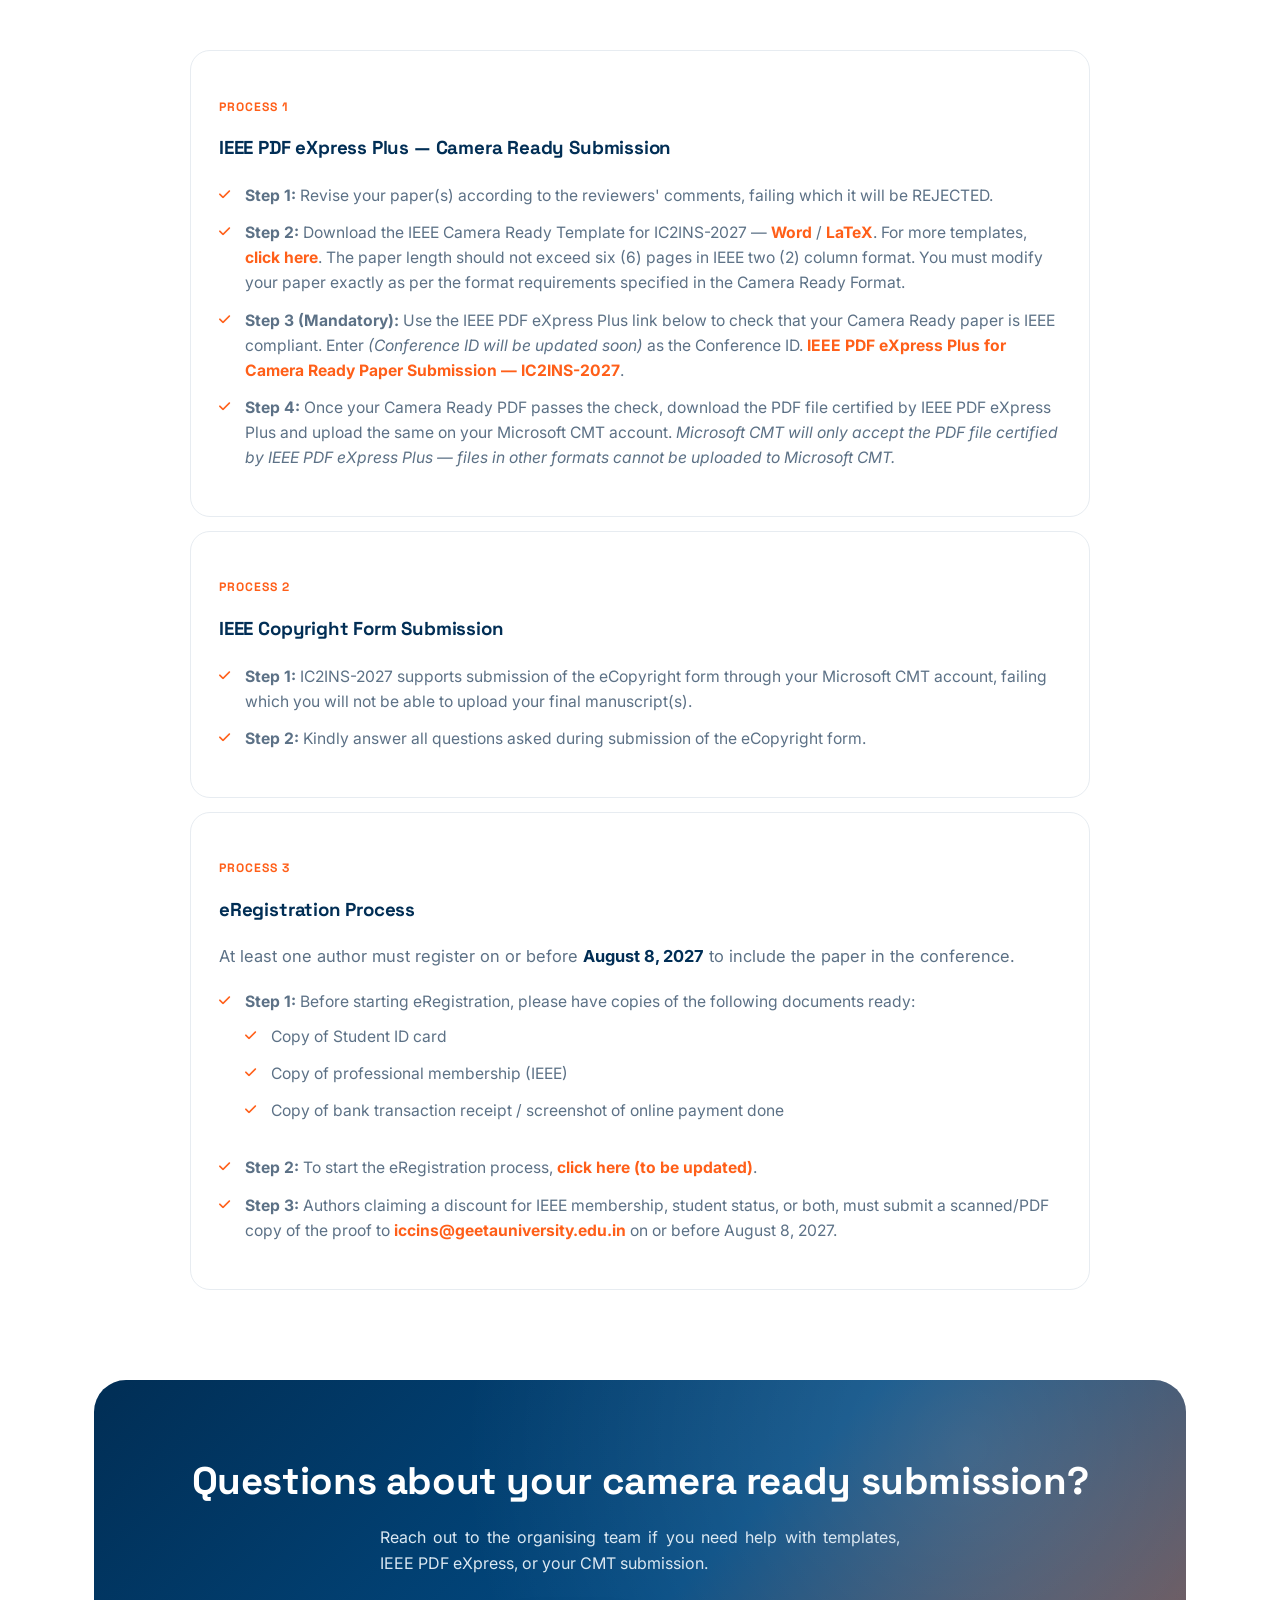
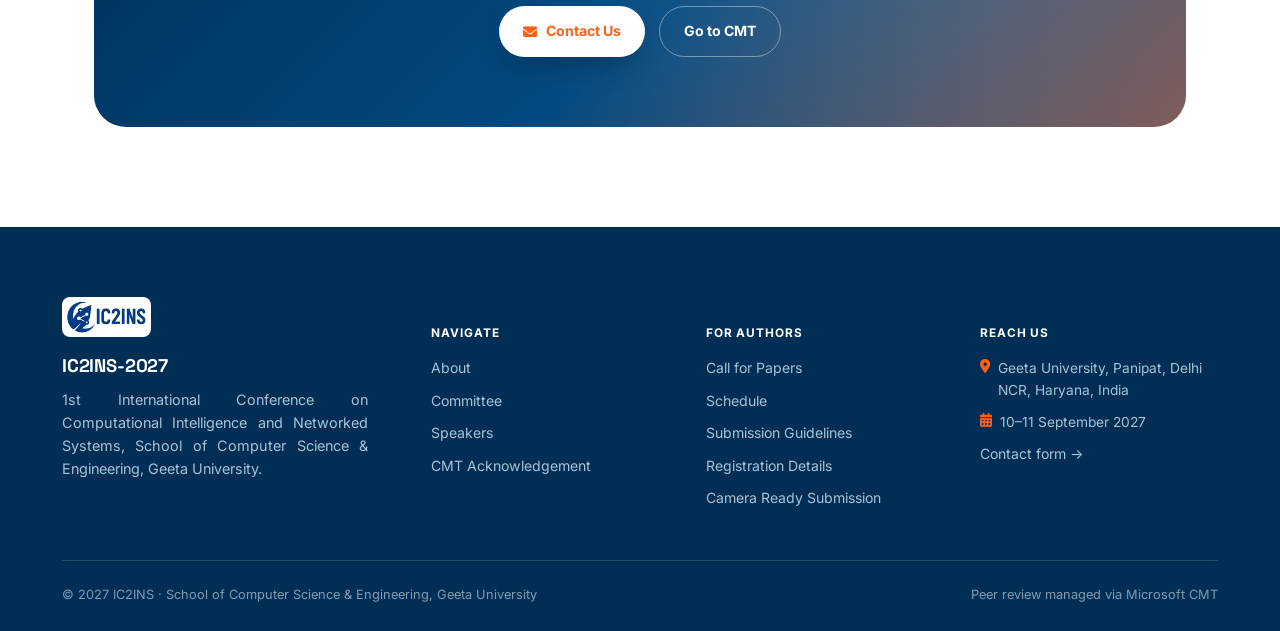
<file: camera_ready_submission.html>
<!DOCTYPE html>
<html lang="en">

<head>
  <meta charset="UTF-8">
  <meta name="viewport" content="width=device-width, initial-scale=1.0">
  <title>Camera Ready Submission — IC2INS-2027</title>
  <link rel="icon"
    href="data:image/svg+xml,%3Csvg xmlns='http://www.w3.org/2000/svg' viewBox='0 0 100 100'%3E%3Crect width='100' height='100' rx='24' fill='%23012e55'/%3E%3Ccircle cx='50' cy='42' r='16' fill='%23ff5f19'/%3E%3Crect x='30' y='66' width='40' height='9' rx='4.5' fill='white'/%3E%3C/svg%3E">
  <link rel="preconnect" href="https://fonts.googleapis.com">
  <link rel="preconnect" href="https://fonts.gstatic.com" crossorigin>
  <link
    href="https://fonts.googleapis.com/css2?family=Space+Grotesk:wght@500;600;700&family=Inter:wght@400;500;600;700;800&display=swap"
    rel="stylesheet">
  <link rel="stylesheet" href="https://cdnjs.cloudflare.com/ajax/libs/font-awesome/6.5.1/css/all.min.css">
  <link rel="stylesheet" href="assets/css/style.css">
</head>

<body>

  <nav class="nav" id="nav">
    <a href="index.html" class="brand">
      <img src="assets/img/geeta-university-logo.png" alt="Geeta University">
      <div class="brand-sep"></div>
      <img src="assets/img/ic2ins-logo.jpeg" alt="IC2INS-2027" style="height:36px;">
      <div class="brand-text"><b>IC2INS-2027</b><span>10–11 Sept 2027 · Geeta University</span></div>
    </a>
    <ul class="nav-links" id="navLinks">
      <li><a href="index.html">Home</a></li>
      <li><a href="index.html#about">About</a></li>
      <li class="has-dropdown">
        <button class="nav-drop-btn">Author <i class="fa-solid fa-chevron-down"></i></button>
        <div class="dropdown-menu">
          <a href="call-for-papers.html"><i class="fa-solid fa-bullhorn"></i>Call for Papers</a>
          <a href="schedule.html"><i class="fa-solid fa-calendar-days"></i>Schedule</a>
          <a href="paper-submission-guidelines.html"><i class="fa-solid fa-file-arrow-up"></i>Paper Submission
            Guidelines</a>
          <a href="registration-details.html"><i class="fa-solid fa-user-check"></i>Registration Details</a>
          <a href="camera_ready_submission.html" class="active"><i class="fa-solid fa-camera-retro"></i>Camera Ready
            Submission</a>
        </div>
      </li>
      <li><a href="committee.html">Committee</a></li>
      <li><a href="index.html#speakers">Speakers</a></li>
      <li><a href="cmt-acknowledgement.html">CMT Acknowledgement</a></li>
      <li><a href="contact.html">Contact Us</a></li>
    </ul>
  </nav>

  <div class="mobile-menu" id="mobileMenu">
    <div class="mobile-menu-top">
      <div class="brand"><img src="assets/img/ic2ins-logo.jpeg" alt="IC2INS-2027" style="height:34px;"></div>
      <button class="burger" id="closeBurger"><i class="fa-solid fa-xmark"></i></button>
    </div>
    <a href="index.html">Home</a>
    <a href="index.html#about">About</a>
    <div class="mobile-drop">
      <a href="javascript:void(0)" class="mobile-toggle">Author <i
          class="fa-solid fa-chevron-down mobile-toggle-caret"></i></a>
      <div class="mobile-sub">
        <a href="call-for-papers.html">Call for Papers</a>
        <a href="schedule.html">Schedule</a>
        <a href="paper-submission-guidelines.html">Paper Submission Guidelines</a>
        <a href="registration-details.html">Registration Details</a>
        <a href="camera_ready_submission.html">Camera Ready Submission</a>
      </div>
    </div>
    <a href="committee.html">Committee</a>
    <a href="index.html#speakers">Speakers</a>
    <a href="cmt-acknowledgement.html">CMT Acknowledgement</a>
    <a href="contact.html">Contact Us</a>
  </div>

  <main>

    <section class="page-hero">
      <div class="dotgrid"></div>
      <div class="blob blob1"></div>
      <div class="blob blob2"></div>
      <div class="wrap">
        <div class="crumb reveal"><a href="index.html">Home</a><span>/</span><a
            href="javascript:void(0)">Author</a><span>/</span><span>Camera Ready Submission</span></div>
        <h1 class="reveal">Camera Ready Submission</h1>
        <p class="reveal">Instructions for the authors of accepted papers. Please review both the General and
          Required categories carefully before submitting your final manuscript to IEEE Xplore.</p>
      </div>
    </section>

    <!-- General Instructions -->
    <section class="sect">
      <div class="wrap">
        <div class="prose reveal" style="max-width:820px;">
          <span class="eyebrow">Before You Begin</span>
          <h3 style="margin-top:0;">General Instructions</h3>
          <ul>
            <li>Remove header and footer (if any) in your final camera ready manuscript.</li>
            <li>Do not put any page numbers in the camera ready manuscript.</li>
            <li>Remove titles such as Prof., Dr., Mr., Ms., etc. before the author name(s).</li>
            <li>Remove hyperlinks (if any) in the final version of the manuscript.</li>
            <li>Format the paper using the Proceeding standard template.</li>
            <li>If using the Proceeding LaTeX template, <a href="#" style="color:var(--orange); font-weight:700;">click here</a>.</li>
            <li>For the Word template, <a href="#" style="color:var(--orange); font-weight:700;">click here</a>.</li>
          </ul>
        </div>
      </div>
    </section>

    <!-- Required Instructions / key dates -->
    <section class="sect bg">
      <div class="wrap">
        <div class="sect-head reveal">
          <span class="eyebrow">Deadlines</span>
          <h2>Required Instructions</h2>
          <p>All three items below are mandatory for your paper to be included in the final proceedings.</p>
        </div>

        <div class="two-col reveal">
          <div class="stat-card">
            <div class="n">June 25, 2027</div>
            <div class="l"><i class="fa-solid fa-file-pdf"></i>&nbsp; Camera Ready / Final Manuscript</div>
          </div>
          <div class="stat-card orange">
            <div class="n">June 25, 2027</div>
            <div class="l"><i class="fa-solid fa-copyright"></i>&nbsp; IEEE eCopyright Form (via email from IEEE)</div>
          </div>
        </div>
        <div class="two-col reveal" style="margin-top:26px;">
          <div class="stat-card" style="grid-column: 1 / -1;">
            <div class="n">August 8, 2027</div>
            <div class="l"><i class="fa-solid fa-user-check"></i>&nbsp; eRegistration Form, Duly Completed</div>
          </div>
        </div>
      </div>
    </section>

    <!-- Process 1: PDF eXpress -->
    <section class="sect">
      <div class="wrap">
        <div class="role-groups reveal" style="max-width:900px; margin:0 auto;">

          <div class="role-block">
            <h5>Process 1</h5>
            <h3 style="margin-bottom:18px;">IEEE PDF eXpress Plus — Camera Ready Submission</h3>
            <div class="prose" style="max-width:100%;">
              <ul>
                <li><b>Step 1:</b> Revise your paper(s) according to the reviewers' comments, failing which it will be
                  REJECTED.</li>
                <li><b>Step 2:</b> Download the IEEE Camera Ready Template for IC2INS-2027 —
                  <a href="#" style="color:var(--orange); font-weight:700;">Word</a> /
                  <a href="#" style="color:var(--orange); font-weight:700;">LaTeX</a>.
                  For more templates, <a href="#" style="color:var(--orange); font-weight:700;">click here</a>.
                  The paper length should not exceed six (6) pages in IEEE two (2) column format. You must modify
                  your paper exactly as per the format requirements specified in the Camera Ready Format.</li>
                <li><b>Step 3 (Mandatory):</b> Use the IEEE PDF eXpress Plus link below to check that your Camera
                  Ready paper is IEEE compliant. Enter <i>(Conference ID will be updated soon)</i> as the Conference
                  ID. <a href="#" style="color:var(--orange); font-weight:700;">IEEE PDF eXpress Plus for Camera
                    Ready Paper Submission — IC2INS-2027</a>.</li>
                <li><b>Step 4:</b> Once your Camera Ready PDF passes the check, download the PDF file certified by
                  IEEE PDF eXpress Plus and upload the same on your Microsoft CMT account. <i>Microsoft CMT will
                    only accept the PDF file certified by IEEE PDF eXpress Plus — files in other formats cannot be
                    uploaded to Microsoft CMT.</i></li>
              </ul>
            </div>
          </div>

          <!-- Process 2: Copyright -->
          <div class="role-block">
            <h5>Process 2</h5>
            <h3 style="margin-bottom:18px;">IEEE Copyright Form Submission</h3>
            <div class="prose" style="max-width:100%;">
              <ul>
                <li><b>Step 1:</b> IC2INS-2027 supports submission of the eCopyright form through your Microsoft CMT
                  account, failing which you will not be able to upload your final manuscript(s).</li>
                <li><b>Step 2:</b> Kindly answer all questions asked during submission of the eCopyright form.</li>
              </ul>
            </div>
          </div>

          <!-- Process 3: eRegistration -->
          <div class="role-block">
            <h5>Process 3</h5>
            <h3 style="margin-bottom:18px;">eRegistration Process</h3>
            <div class="prose" style="max-width:100%;">
              <p>At least one author must register on or before <b>August 8, 2027</b> to include the paper in the
                conference.</p>
              <ul>
                <li><b>Step 1:</b> Before starting eRegistration, please have copies of the following documents
                  ready:
                  <ul style="margin-top:10px;">
                    <li>Copy of Student ID card</li>
                    <li>Copy of professional membership (IEEE)</li>
                    <li>Copy of bank transaction receipt / screenshot of online payment done</li>
                  </ul>
                </li>
                <li><b>Step 2:</b> To start the eRegistration process, <a href="#"
                    style="color:var(--orange); font-weight:700;">click here (to be updated)</a>.</li>
                <li><b>Step 3:</b> Authors claiming a discount for IEEE membership, student status, or both, must
                  submit a scanned/PDF copy of the proof to
                  <a href="mailto:iccins@geetauniversity.edu.in" style="color:var(--orange); font-weight:700;">iccins@geetauniversity.edu.in</a>
                  on or before August 8, 2027.</li>
              </ul>
            </div>
          </div>

        </div>
      </div>
    </section>

    <section class="wrap">
      <div class="cta reveal">
        <h2>Questions about your camera ready submission?</h2>
        <p>Reach out to the organising team if you need help with templates, IEEE PDF eXpress, or your CMT
          submission.</p>
        <div class="btns" style="display:flex; gap:14px; justify-content:center; flex-wrap:wrap;">
          <a class="btn btn-primary" href="contact.html"><i class="fa-solid fa-envelope"></i>Contact Us</a>
          <a class="btn btn-ghost" href="https://cmt3.research.microsoft.com/ic2ins2027" target="_blank"
            rel="noopener">Go to CMT</a>
        </div>
      </div>
    </section>

    <footer>
      <div class="wrap">
        <div class="foot-grid">
          <div>
            <div class="foot-brand"><img src="assets/img/ic2ins-logo.jpeg" alt="IC2INS-2027"></div>
            <h4>IC2INS-2027</h4>
            <p style="max-width:34ch; margin-top:8px;">1st International Conference on Computational Intelligence and
              Networked Systems, School of Computer Science &amp; Engineering, Geeta University.</p>
          </div>
          <div class="fcol">
            <h6>Navigate</h6>
            <a href="index.html#about">About</a><a href="committee.html">Committee</a><a
              href="index.html#speakers">Speakers</a><a href="cmt-acknowledgement.html">CMT Acknowledgement</a>
          </div>
          <div class="fcol">
            <h6>For Authors</h6>
            <a href="call-for-papers.html">Call for Papers</a><a href="schedule.html">Schedule</a><a
              href="paper-submission-guidelines.html">Submission Guidelines</a><a
              href="registration-details.html">Registration Details</a><a
              href="camera_ready_submission.html">Camera Ready Submission</a>
          </div>
          <div class="fcol">
            <h6>Reach Us</h6>
            <div class="contact-line"><i class="fa-solid fa-location-dot"></i><span>Geeta University, Panipat, Delhi
                NCR, Haryana, India</span></div>
            <div class="contact-line"><i class="fa-solid fa-calendar-days"></i><span>10–11 September 2027</span></div>
            <a href="contact.html">Contact form →</a>
          </div>
        </div>
        <div class="fbar">
          <span>© 2027 IC2INS · School of Computer Science &amp; Engineering, Geeta University</span>
          <span>Peer review managed via Microsoft CMT</span>
        </div>
      </div>
    </footer>

  </main>
  <script src="assets/js/main.js"></script>
</body>

</html>
</file>
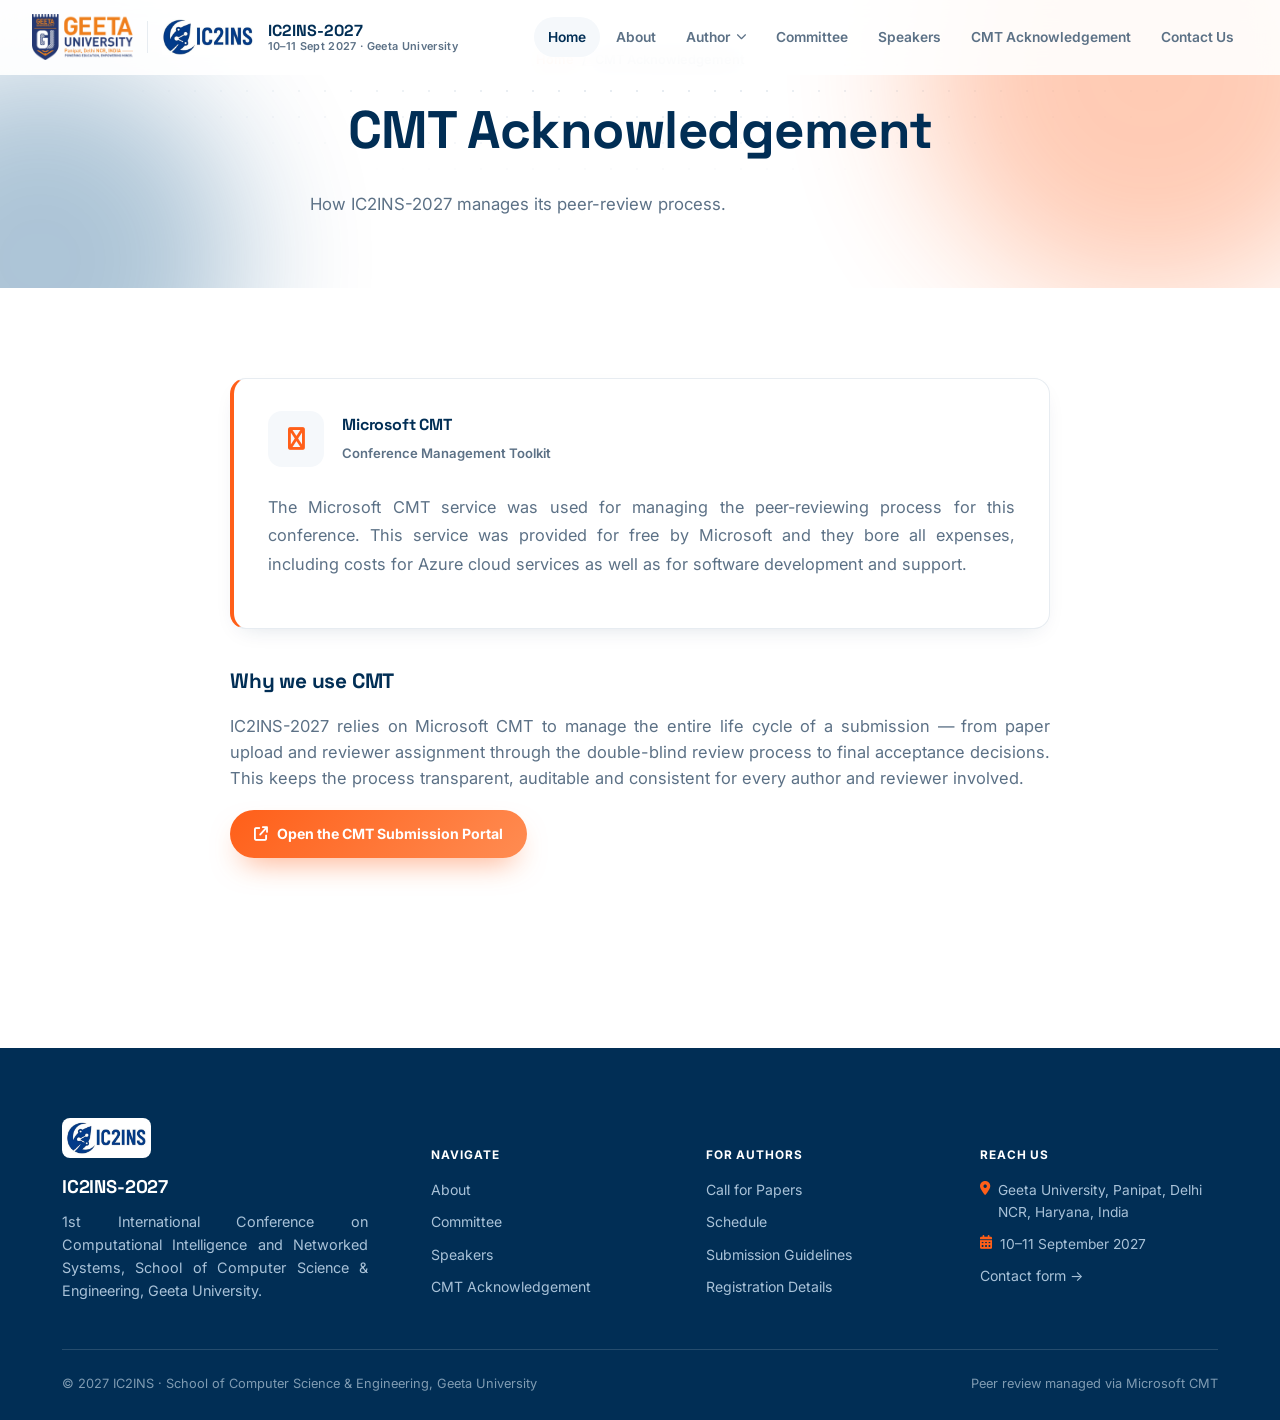
<file: cmt-acknowledgement.html>
<!DOCTYPE html>
<html lang="en">

<head>
  <meta charset="UTF-8">
  <meta name="viewport" content="width=device-width, initial-scale=1.0">
  <title>CMT Acknowledgement — IC2INS-2027</title>
  <link rel="icon"
    href="data:image/svg+xml,%3Csvg xmlns='http://www.w3.org/2000/svg' viewBox='0 0 100 100'%3E%3Crect width='100' height='100' rx='24' fill='%23012e55'/%3E%3Ccircle cx='50' cy='42' r='16' fill='%23ff5f19'/%3E%3Crect x='30' y='66' width='40' height='9' rx='4.5' fill='white'/%3E%3C/svg%3E">
  <link rel="preconnect" href="https://fonts.googleapis.com">
  <link rel="preconnect" href="https://fonts.gstatic.com" crossorigin>
  <link
    href="https://fonts.googleapis.com/css2?family=Space+Grotesk:wght@500;600;700&family=Inter:wght@400;500;600;700;800&display=swap"
    rel="stylesheet">
  <link rel="stylesheet" href="https://cdnjs.cloudflare.com/ajax/libs/font-awesome/6.5.1/css/all.min.css">
  <link rel="stylesheet" href="assets/css/style.css">
</head>

<body>

  <nav class="nav" id="nav">
    <a href="index.html" class="brand">
      <img src="assets/img/geeta-university-logo.png" alt="Geeta University">
      <div class="brand-sep"></div>
      <img src="assets/img/ic2ins-logo.jpeg" alt="IC2INS-2027" style="height:36px;">
      <div class="brand-text"><b>IC2INS-2027</b><span>10–11 Sept 2027 · Geeta University</span></div>
    </a>
    <ul class="nav-links" id="navLinks">
      <li><a href="index.html" class="active">Home</a></li>
      <li><a href="index.html#about">About</a></li>
      <li class="has-dropdown">
        <button class="nav-drop-btn">Author <i class="fa-solid fa-chevron-down"></i></button>
        <div class="dropdown-menu">
          <a href="call-for-papers.html"><i class="fa-solid fa-bullhorn"></i>Call for Papers</a>
          <a href="camera_ready_submission.html"><i class="fa-solid fa-bullhorn"></i>Camers ready submission</a>
          <a href="schedule.html"><i class="fa-solid fa-calendar-days"></i>Schedule</a>
          <a href="paper-submission-guidelines.html"><i class="fa-solid fa-file-arrow-up"></i>Paper Submission
            Guidelines</a>
          <a href="registration-details.html"><i class="fa-solid fa-user-check"></i>Registration Details</a>
        </div>
      </li>
      <li><a href="committee.html">Committee</a></li>
      <li><a href="index.html#speakers">Speakers</a></li>
      <li><a href="cmt-acknowledgement.html">CMT Acknowledgement</a></li>
      <li><a href="contact.html">Contact Us</a></li>
    </ul>
  </nav>

  <div class="mobile-menu" id="mobileMenu">
    <div class="mobile-menu-top">
      <div class="brand"><img src="assets/img/ic2ins-logo.jpeg" alt="IC2INS-2027" style="height:34px;"></div>
      <button class="burger" id="closeBurger"><i class="fa-solid fa-xmark"></i></button>
    </div>
    <a href="index.html">Home</a>
    <a href="index.html#about">About</a>
    <div class="mobile-drop">
      <a href="javascript:void(0)" class="mobile-toggle">Author <i
          class="fa-solid fa-chevron-down mobile-toggle-caret"></i></a>
      <div class="mobile-sub">
        <a href="call-for-papers.html">Call for Papers</a>
        <a href="camera_ready_submission.html"><i class="fa-solid fa-bullhorn"></i>Camers ready submission</a>
        <a href="schedule.html">Schedule</a>
        <a href="paper-submission-guidelines.html">Paper Submission Guidelines</a>
        <a href="registration-details.html">Registration Details</a>
      </div>
    </div>
    <a href="committee.html">Committee</a>
    <a href="index.html#speakers">Speakers</a>
    <a href="cmt-acknowledgement.html">CMT Acknowledgement</a>
    <a href="contact.html">Contact Us</a>
  </div>

  <main>

    <section class="page-hero">
      <div class="dotgrid"></div>
      <div class="blob blob1"></div>
      <div class="blob blob2"></div>
      <div class="wrap">
        <div class="crumb reveal"><a href="index.html">Home</a><span>/</span><span>CMT Acknowledgement</span></div>
        <h1 class="reveal">CMT Acknowledgement</h1>
        <p class="reveal">How IC2INS-2027 manages its peer-review process.</p>
      </div>
    </section>

    <section class="sect">
      <div class="wrap">
        <div class="prose reveal" style="max-width:820px;">
          <div class="ack-box">
            <div class="cmt-logo-row">
              <div class="cmt-badge"><i class="fa-solid fa-microsoft"></i></div>
              <div>
                <h4 style="margin-bottom:2px;">Microsoft CMT</h4>
                <span style="font-size:.82rem; color:var(--ink-soft); font-weight:600;">Conference Management
                  Toolkit</span>
              </div>
            </div>
            <p>The Microsoft CMT service was used for managing the peer-reviewing process for this conference. This
              service was provided for free by Microsoft and they bore all expenses, including costs for Azure cloud
              services as well as for software development and support.</p>
          </div>

          <h3>Why we use CMT</h3>
          <p>IC2INS-2027 relies on Microsoft CMT to manage the entire life cycle of a submission — from paper upload and
            reviewer assignment through the double-blind review process to final acceptance decisions. This keeps the
            process transparent, auditable and consistent for every author and reviewer involved.</p>

          <div class="btn-row" style="justify-content:flex-start;">
            <a class="btn btn-primary" href="https://cmt3.research.microsoft.com/ic2ins2027" target="_blank"
              rel="noopener"><i class="fa-solid fa-arrow-up-right-from-square"></i>Open the CMT Submission Portal</a>
          </div>
        </div>
      </div>
    </section>

    <footer>
      <div class="wrap">
        <div class="foot-grid">
          <div>
            <div class="foot-brand"><img src="assets/img/ic2ins-logo.jpeg" alt="IC2INS-2027"></div>
            <h4>IC2INS-2027</h4>
            <p style="max-width:34ch; margin-top:8px;">1st International Conference on Computational Intelligence and
              Networked Systems, School of Computer Science &amp; Engineering, Geeta University.</p>
          </div>
          <div class="fcol">
            <h6>Navigate</h6>
            <a href="index.html#about">About</a><a href="committee.html">Committee</a><a
              href="index.html#speakers">Speakers</a><a href="cmt-acknowledgement.html">CMT Acknowledgement</a>
          </div>
          <div class="fcol">
            <h6>For Authors</h6>
            <a href="call-for-papers.html">Call for Papers</a><a href="schedule.html">Schedule</a><a
              href="paper-submission-guidelines.html">Submission Guidelines</a><a
              href="registration-details.html">Registration Details</a>
          </div>
          <div class="fcol">
            <h6>Reach Us</h6>
            <div class="contact-line"><i class="fa-solid fa-location-dot"></i><span>Geeta University, Panipat, Delhi
                NCR, Haryana, India</span></div>
            <div class="contact-line"><i class="fa-solid fa-calendar-days"></i><span>10–11 September 2027</span></div>
            <a href="contact.html">Contact form →</a>
          </div>
        </div>
        <div class="fbar">
          <span>© 2027 IC2INS · School of Computer Science &amp; Engineering, Geeta University</span>
          <span>Peer review managed via Microsoft CMT</span>
        </div>
      </div>
    </footer>

  </main>
  <script src="assets/js/main.js"></script>
</body>

</html>
</file>
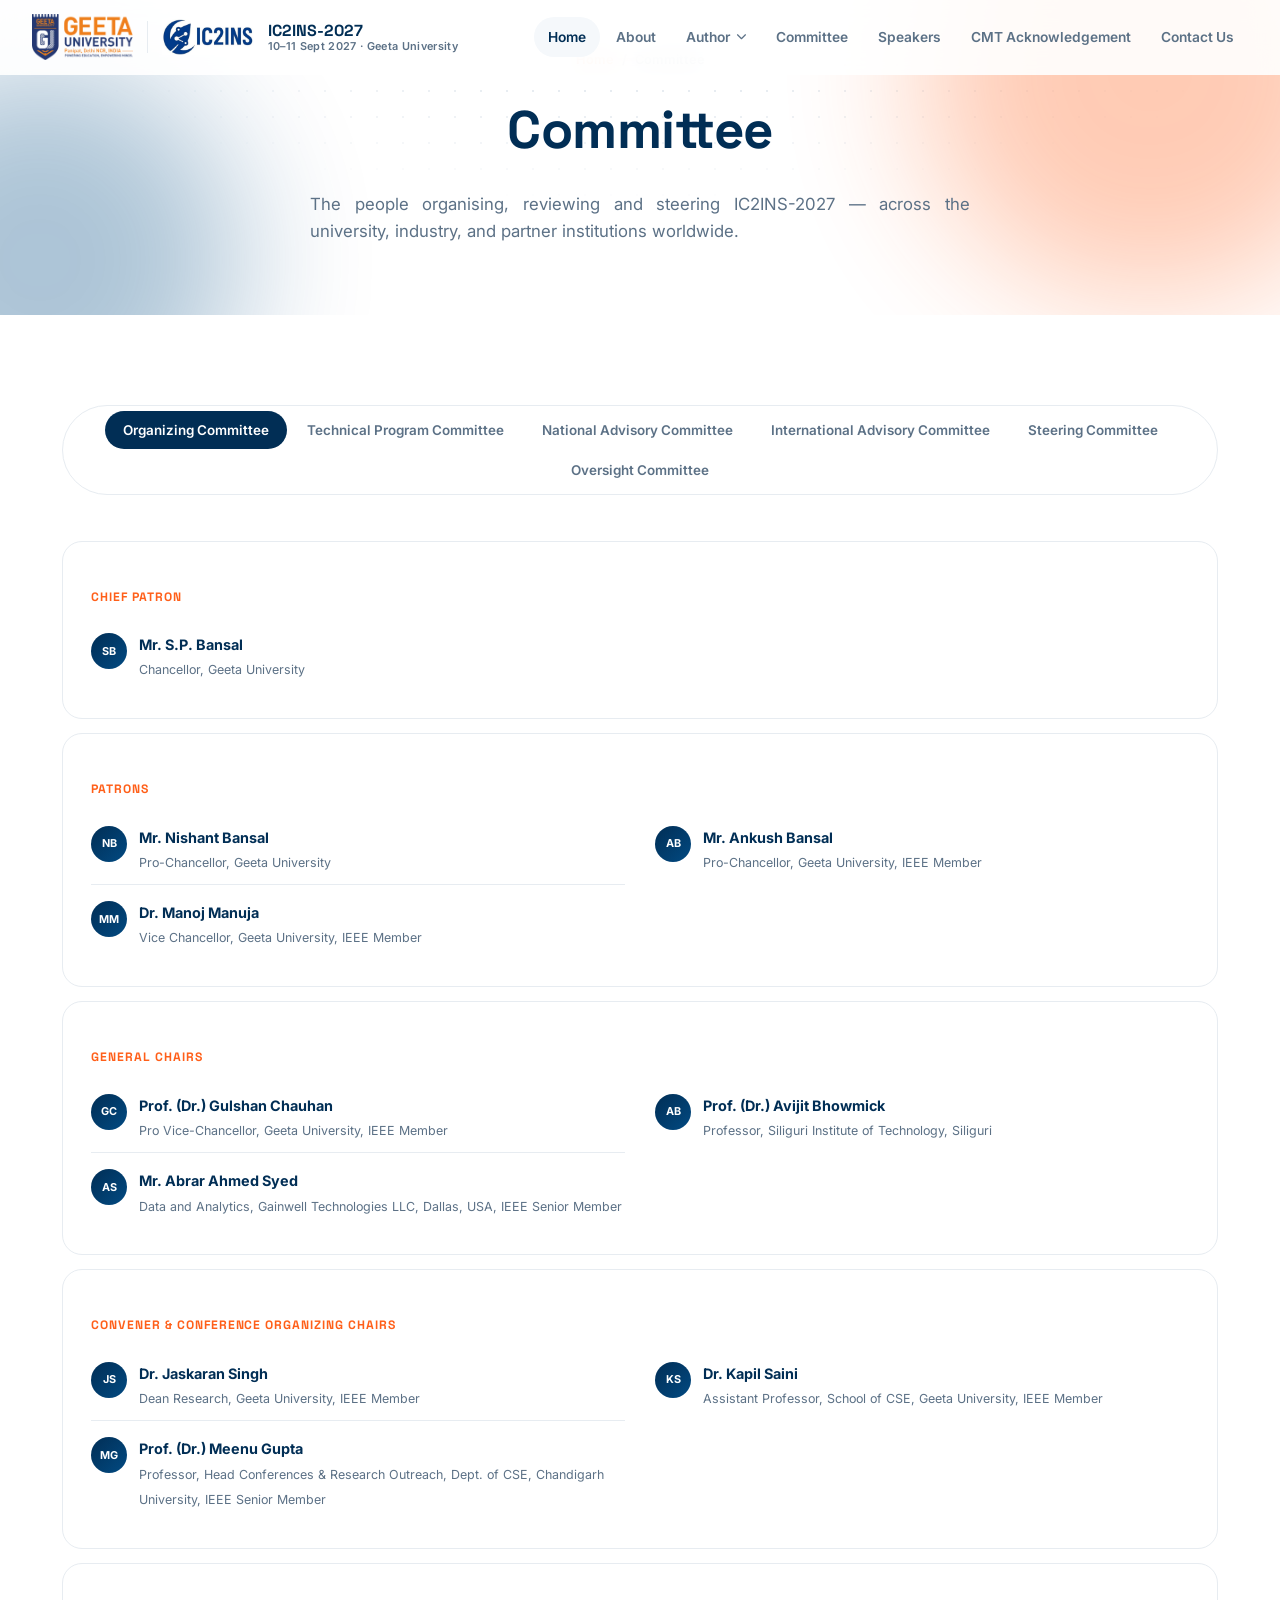
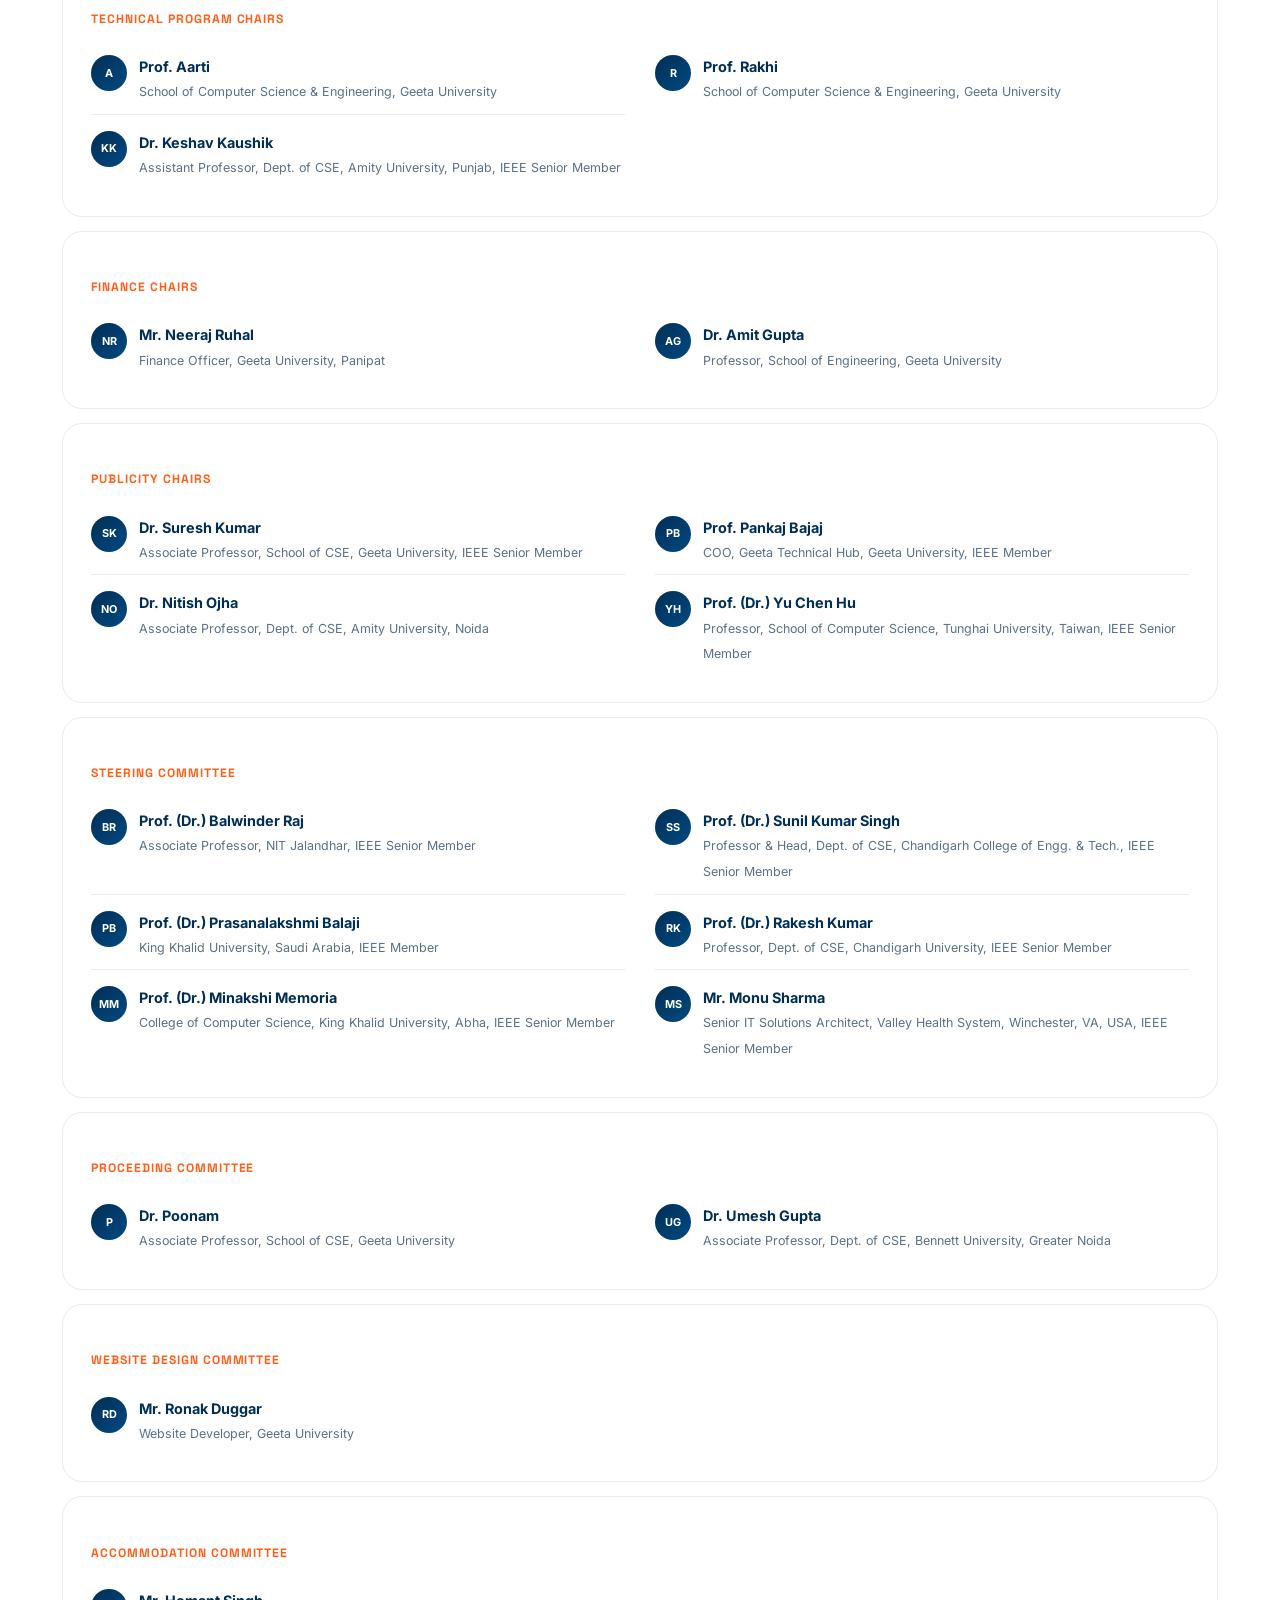
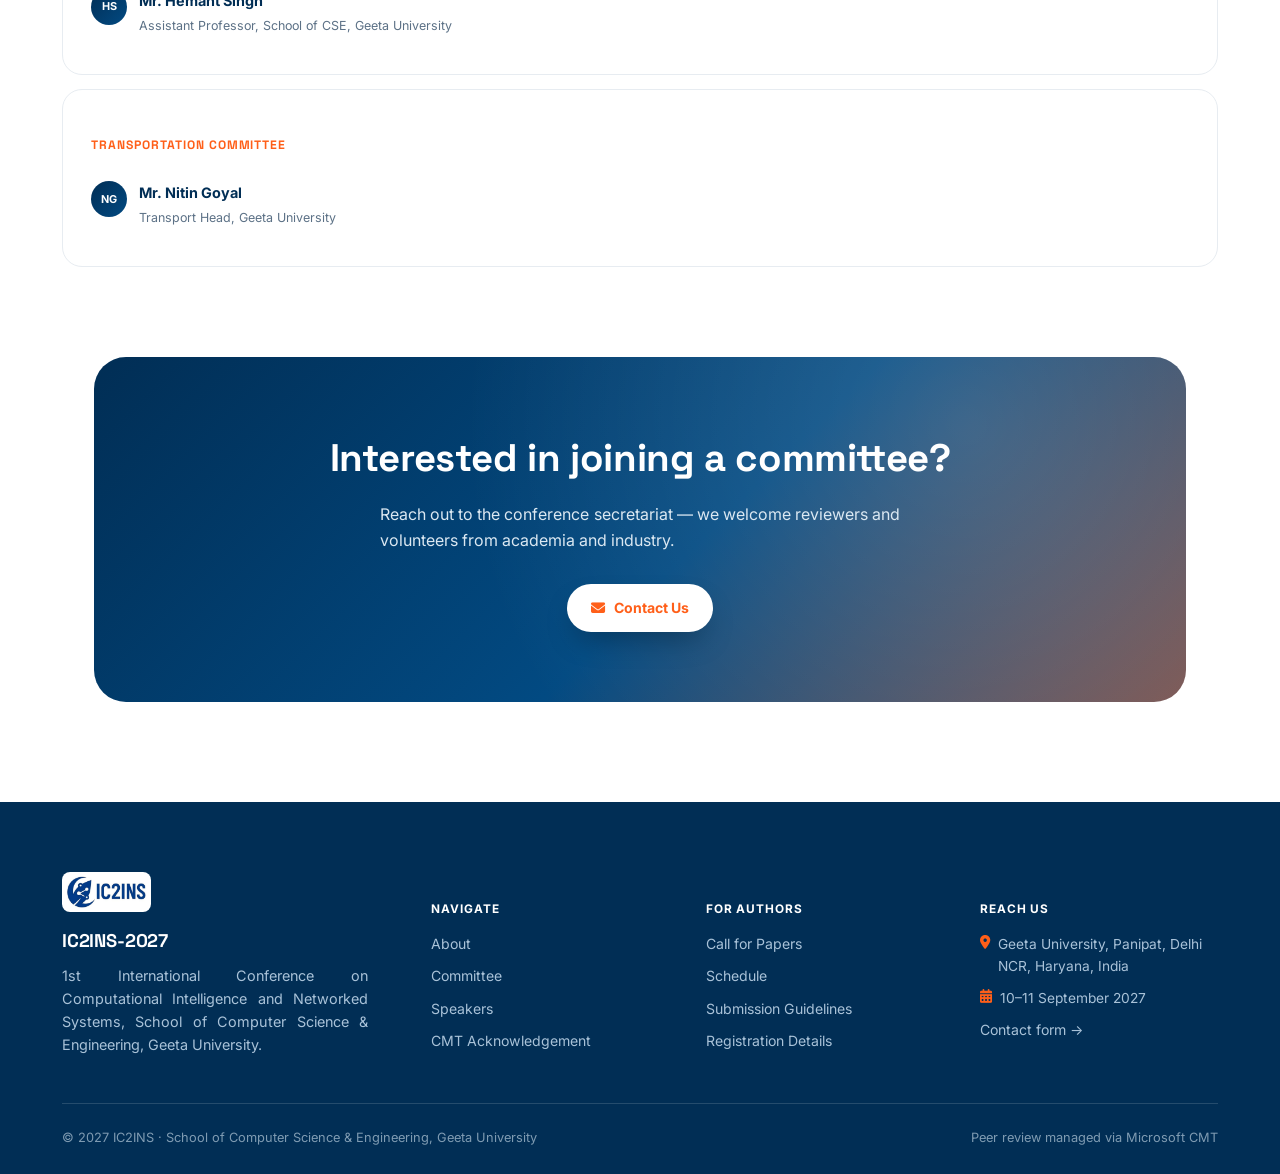
<file: committee.html>
<!DOCTYPE html>
<html lang="en">

<head>
  <meta charset="UTF-8">
  <meta name="viewport" content="width=device-width, initial-scale=1.0">
  <title>Committee — IC2INS-2027</title>
  <link rel="icon"
    href="data:image/svg+xml,%3Csvg xmlns='http://www.w3.org/2000/svg' viewBox='0 0 100 100'%3E%3Crect width='100' height='100' rx='24' fill='%23012e55'/%3E%3Ccircle cx='50' cy='42' r='16' fill='%23ff5f19'/%3E%3Crect x='30' y='66' width='40' height='9' rx='4.5' fill='white'/%3E%3C/svg%3E">
  <link rel="preconnect" href="https://fonts.googleapis.com">
  <link rel="preconnect" href="https://fonts.gstatic.com" crossorigin>
  <link
    href="https://fonts.googleapis.com/css2?family=Space+Grotesk:wght@500;600;700&family=Inter:wght@400;500;600;700;800&display=swap"
    rel="stylesheet">
  <link rel="stylesheet" href="https://cdnjs.cloudflare.com/ajax/libs/font-awesome/6.5.1/css/all.min.css">
  <link rel="stylesheet" href="assets/css/style.css">
</head>

<body>

  <nav class="nav" id="nav">
    <a href="index.html" class="brand">
      <img src="assets/img/geeta-university-logo.png" alt="Geeta University">
      <div class="brand-sep"></div>
      <img src="assets/img/ic2ins-logo.jpeg" alt="IC2INS-2027" style="height:36px;">
      <div class="brand-text"><b>IC2INS-2027</b><span>10–11 Sept 2027 · Geeta University</span></div>
    </a>
    <ul class="nav-links" id="navLinks">
      <li><a href="index.html" class="active">Home</a></li>
      <li><a href="index.html#about">About</a></li>
      <li class="has-dropdown">
        <button class="nav-drop-btn">Author <i class="fa-solid fa-chevron-down"></i></button>
        <div class="dropdown-menu">
          <a href="call-for-papers.html"><i class="fa-solid fa-bullhorn"></i>Call for Papers</a>
          <a href="camera_ready_submission.html"><i class="fa-solid fa-bullhorn"></i>Camers ready submission</a>
          <a href="schedule.html"><i class="fa-solid fa-calendar-days"></i>Schedule</a>
          <a href="paper-submission-guidelines.html"><i class="fa-solid fa-file-arrow-up"></i>Paper Submission
            Guidelines</a>
          <a href="registration-details.html"><i class="fa-solid fa-user-check"></i>Registration Details</a>
        </div>
      </li>
      <li><a href="committee.html">Committee</a></li>
      <li><a href="index.html#speakers">Speakers</a></li>
      <li><a href="cmt-acknowledgement.html">CMT Acknowledgement</a></li>
      <li><a href="contact.html">Contact Us</a></li>
    </ul>
  </nav>

  <div class="mobile-menu" id="mobileMenu">
    <div class="mobile-menu-top">
      <div class="brand"><img src="assets/img/ic2ins-logo.jpeg" alt="IC2INS-2027" style="height:34px;"></div>
      <button class="burger" id="closeBurger"><i class="fa-solid fa-xmark"></i></button>
    </div>
    <a href="index.html">Home</a>
    <a href="index.html#about">About</a>
    <div class="mobile-drop">
      <a href="javascript:void(0)" class="mobile-toggle">Author <i
          class="fa-solid fa-chevron-down mobile-toggle-caret"></i></a>
      <div class="mobile-sub">
        <a href="call-for-papers.html">Call for Papers</a>
        <a href="camera_ready_submission.html"><i class="fa-solid fa-bullhorn"></i>Camers ready submission</a>
        <a href="schedule.html">Schedule</a>
        <a href="paper-submission-guidelines.html">Paper Submission Guidelines</a>
        <a href="registration-details.html">Registration Details</a>
      </div>
    </div>
    <a href="committee.html">Committee</a>
    <a href="index.html#speakers">Speakers</a>
    <a href="cmt-acknowledgement.html">CMT Acknowledgement</a>
    <a href="contact.html">Contact Us</a>
  </div>

  <main>

    <section class="page-hero">
      <div class="dotgrid"></div>
      <div class="blob blob1"></div>
      <div class="blob blob2"></div>
      <div class="wrap">
        <div class="crumb reveal"><a href="index.html">Home</a><span>/</span><span>Committee</span></div>
        <h1 class="reveal">Committee</h1>
        <p class="reveal">The people organising, reviewing and steering IC2INS-2027 — across the university, industry,
          and partner institutions worldwide.</p>
      </div>
    </section>

    <section class="sect">
      <div class="wrap">
        <div class="seg-wrap reveal">
          <div class="seg" data-group="committee">
            <button class="active" data-panel="p-org">Organizing Committee</button>
            <button data-panel="p-tech">Technical Program Committee</button>
            <button data-panel="p-nat">National Advisory Committee</button>
            <button data-panel="p-int">International Advisory Committee</button>
            <button data-panel="p-steer">Steering Committee</button>
            <button data-panel="p-over">Oversight Committee</button>
          </div>
        </div>

        <!-- ORGANIZING COMMITTEE -->
        <div class="cpanel active" id="p-org" data-group="committee">
          <div class="role-groups">
            <div class="role-block">
              <h5>Chief Patron</h5>
              <div class="role-people">
                <div class="person-row">
                  <div class="avatar">SB</div>
                  <div><span class="name">Mr. S.P. Bansal</span><span class="role">Chancellor, Geeta University</span>
                  </div>
                </div>
              </div>
            </div>
            <div class="role-block">
              <h5>Patrons</h5>
              <div class="role-people">
                <div class="person-row">
                  <div class="avatar">NB</div>
                  <div><span class="name">Mr. Nishant Bansal</span><span class="role">Pro-Chancellor, Geeta
                      University</span></div>
                </div>
                <div class="person-row">
                  <div class="avatar">AB</div>
                  <div><span class="name">Mr. Ankush Bansal</span><span class="role">Pro-Chancellor, Geeta University,
                      IEEE Member</span></div>
                </div>
                <div class="person-row">
                  <div class="avatar">MM</div>
                  <div><span class="name">Dr. Manoj Manuja</span><span class="role">Vice Chancellor, Geeta University,
                      IEEE Member</span></div>
                </div>
              </div>
            </div>
            <div class="role-block">
              <h5>General Chairs</h5>
              <div class="role-people">
                <div class="person-row">
                  <div class="avatar">GC</div>
                  <div><span class="name">Prof. (Dr.) Gulshan Chauhan</span><span class="role">Pro Vice-Chancellor,
                      Geeta University, IEEE Member</span></div>
                </div>
                <div class="person-row">
                  <div class="avatar">AB</div>
                  <div><span class="name">Prof. (Dr.) Avijit Bhowmick</span><span class="role">Professor, Siliguri
                      Institute of Technology, Siliguri</span></div>
                </div>
                <div class="person-row">
                  <div class="avatar">AS</div>
                  <div><span class="name">Mr. Abrar Ahmed Syed</span><span class="role">Data and Analytics, Gainwell
                      Technologies LLC, Dallas, USA, IEEE Senior Member</span></div>
                </div>
              </div>
            </div>
            <div class="role-block">
              <h5>Convener &amp; Conference Organizing Chairs</h5>
              <div class="role-people">
                <div class="person-row">
                  <div class="avatar">JS</div>
                  <div><span class="name">Dr. Jaskaran Singh</span><span class="role">Dean Research, Geeta University,
                      IEEE Member</span></div>
                </div>
                <div class="person-row">
                  <div class="avatar">KS</div>
                  <div><span class="name">Dr. Kapil Saini</span><span class="role">Assistant Professor, School of CSE,
                      Geeta University, IEEE Member</span></div>
                </div>
                <div class="person-row">
                  <div class="avatar">MG</div>
                  <div><span class="name">Prof. (Dr.) Meenu Gupta</span><span class="role">Professor, Head Conferences
                      &amp; Research Outreach, Dept. of CSE, Chandigarh University, IEEE Senior Member</span></div>
                </div>
              </div>
            </div>
            <div class="role-block">
              <h5>Technical Program Chairs</h5>
              <div class="role-people">
                <div class="person-row">
                  <div class="avatar">A</div>
                  <div><span class="name">Prof. Aarti</span><span class="role">School of Computer Science &amp;
                      Engineering, Geeta University</span></div>
                </div>
                <div class="person-row">
                  <div class="avatar">R</div>
                  <div><span class="name">Prof. Rakhi</span><span class="role">School of Computer Science &amp;
                      Engineering, Geeta University</span></div>
                </div>
                <div class="person-row">
                  <div class="avatar">KK</div>
                  <div><span class="name">Dr. Keshav Kaushik</span><span class="role">Assistant Professor, Dept. of CSE,
                      Amity University, Punjab, IEEE Senior Member</span></div>
                </div>
              </div>
            </div>
            <div class="role-block">
              <h5>Finance Chairs</h5>
              <div class="role-people">
                <div class="person-row">
                  <div class="avatar">NR</div>
                  <div><span class="name">Mr. Neeraj Ruhal</span><span class="role">Finance Officer, Geeta University,
                      Panipat</span></div>
                </div>
                <div class="person-row">
                  <div class="avatar">AG</div>
                  <div><span class="name">Dr. Amit Gupta</span><span class="role">Professor, School of Engineering,
                      Geeta University</span></div>
                </div>
              </div>
            </div>
            <div class="role-block">
              <h5>Publicity Chairs</h5>
              <div class="role-people">
                <div class="person-row">
                  <div class="avatar">SK</div>
                  <div><span class="name">Dr. Suresh Kumar</span><span class="role">Associate Professor, School of CSE,
                      Geeta University, IEEE Senior Member</span></div>
                </div>
                <div class="person-row">
                  <div class="avatar">PB</div>
                  <div><span class="name">Prof. Pankaj Bajaj</span><span class="role">COO, Geeta Technical Hub, Geeta
                      University, IEEE Member</span></div>
                </div>
                <div class="person-row">
                  <div class="avatar">NO</div>
                  <div><span class="name">Dr. Nitish Ojha</span><span class="role">Associate Professor, Dept. of CSE,
                      Amity University, Noida</span></div>
                </div>
                <div class="person-row">
                  <div class="avatar">YH</div>
                  <div><span class="name">Prof. (Dr.) Yu Chen Hu</span><span class="role">Professor, School of Computer
                      Science, Tunghai University, Taiwan, IEEE Senior Member</span></div>
                </div>
              </div>
            </div>
            <div class="role-block">
              <h5>Steering Committee</h5>
              <div class="role-people">
                <div class="person-row">
                  <div class="avatar">BR</div>
                  <div><span class="name">Prof. (Dr.) Balwinder Raj</span><span class="role">Associate Professor, NIT
                      Jalandhar, IEEE Senior Member</span></div>
                </div>
                <div class="person-row">
                  <div class="avatar">SS</div>
                  <div><span class="name">Prof. (Dr.) Sunil Kumar Singh</span><span class="role">Professor &amp; Head,
                      Dept. of CSE, Chandigarh College of Engg. &amp; Tech., IEEE Senior Member</span></div>
                </div>
                <div class="person-row">
                  <div class="avatar">PB</div>
                  <div><span class="name">Prof. (Dr.) Prasanalakshmi Balaji</span><span class="role">King Khalid
                      University, Saudi Arabia, IEEE Member</span></div>
                </div>
                <div class="person-row">
                  <div class="avatar">RK</div>
                  <div><span class="name">Prof. (Dr.) Rakesh Kumar</span><span class="role">Professor, Dept. of CSE,
                      Chandigarh University, IEEE Senior Member</span></div>
                </div>
                <div class="person-row">
                  <div class="avatar">MM</div>
                  <div><span class="name">Prof. (Dr.) Minakshi Memoria</span><span class="role">College of Computer
                      Science, King Khalid University, Abha, IEEE Senior Member</span></div>
                </div>
                <div class="person-row">
                  <div class="avatar">MS</div>
                  <div><span class="name">Mr. Monu Sharma</span><span class="role">Senior IT Solutions Architect, Valley
                      Health System, Winchester, VA, USA, IEEE Senior Member</span></div>
                </div>
              </div>
            </div>
            <div class="role-block">
              <h5>Proceeding Committee</h5>
              <div class="role-people">
                <div class="person-row">
                  <div class="avatar">P</div>
                  <div><span class="name">Dr. Poonam</span><span class="role">Associate Professor, School of CSE, Geeta
                      University</span></div>
                </div>
                <div class="person-row">
                  <div class="avatar">UG</div>
                  <div><span class="name">Dr. Umesh Gupta</span><span class="role">Associate Professor, Dept. of CSE,
                      Bennett University, Greater Noida</span></div>
                </div>
              </div>
            </div>
            <div class="role-block">
              <h5>Website Design Committee</h5>
              <div class="role-people">
                <div class="person-row">
                  <div class="avatar">RD</div>
                  <div><span class="name">Mr. Ronak Duggar</span><span class="role">Website Developer, Geeta
                      University</span></div>
                </div>
              </div>
            </div>
            <div class="role-block">
              <h5>Accommodation Committee</h5>
              <div class="role-people">
                <div class="person-row">
                  <div class="avatar">HS</div>
                  <div><span class="name">Mr. Hemant Singh</span><span class="role">Assistant Professor, School of CSE,
                      Geeta University</span></div>
                </div>
              </div>
            </div>
            <div class="role-block">
              <h5>Transportation Committee</h5>
              <div class="role-people">
                <div class="person-row">
                  <div class="avatar">NG</div>
                  <div><span class="name">Mr. Nitin Goyal</span><span class="role">Transport Head, Geeta
                      University</span></div>
                </div>
              </div>
            </div>
          </div>
        </div>

        <!-- TECHNICAL PROGRAM COMMITTEE -->
        <div class="cpanel" id="p-tech" data-group="committee">
          <div class="list-search"><i class="fa-solid fa-magnifying-glass"></i><input type="text"
              data-search-target="techList" data-search-count="techCount" placeholder="Search by name or institution…">
          </div>
          <div class="list-count" id="techCount">60 results</div>
          <div class="num-list">
            <div class="num-cols" id="techList"></div>
          </div>
        </div>

        <!-- NATIONAL ADVISORY COMMITTEE -->
        <div class="cpanel" id="p-nat" data-group="committee">
          <div class="list-search"><i class="fa-solid fa-magnifying-glass"></i><input type="text"
              data-search-target="natList" data-search-count="natCount" placeholder="Search by name or institution…">
          </div>
          <div class="list-count" id="natCount">65 results</div>
          <div class="num-list">
            <div class="num-cols" id="natList"></div>
          </div>
        </div>

        <!-- INTERNATIONAL ADVISORY COMMITTEE -->
        <div class="cpanel" id="p-int" data-group="committee">
          <div class="list-search"><i class="fa-solid fa-magnifying-glass"></i><input type="text"
              data-search-target="intList" data-search-count="intCount" placeholder="Search by name or institution…">
          </div>
          <div class="list-count" id="intCount">62 results</div>
          <div class="num-list">
            <div class="num-cols" id="intList"></div>
          </div>
        </div>

        <!-- STEERING COMMITTEE -->
        <div class="cpanel" id="p-steer" data-group="committee">
          <div class="role-groups">
            <div class="role-block">
              <h5>Steering Committee</h5>
              <div class="role-people">
                <div class="person-row">
                  <div class="avatar">KK</div>
                  <div><span class="name">Prof. (Dr.) Krishan Kumar</span><span class="role">NIT Kurukshetra, India,
                      IEEE Senior Member</span></div>
                </div>
                <div class="person-row">
                  <div class="avatar">DS</div>
                  <div><span class="name">Prof. (Dr.) Dushyant Kumar Singh</span><span class="role">MNNIT Allahabad,
                      India, IEEE Senior Member</span></div>
                </div>
                <div class="person-row">
                  <div class="avatar">PB</div>
                  <div><span class="name">Prof. (Dr.) Prasanalakshmi Balaji</span><span class="role">King Khalid
                      University, Saudi Arabia, IEEE Member</span></div>
                </div>
                <div class="person-row">
                  <div class="avatar">AS</div>
                  <div><span class="name">Prof. (Dr.) Asadullah Shaikh</span><span class="role">Najran University, Saudi
                      Arabia, IEEE Senior Member</span></div>
                </div>
                <div class="person-row">
                  <div class="avatar">MM</div>
                  <div><span class="name">Prof. (Dr.) Minakshi Memoria</span><span class="role">College of Computer
                      Science, King Khalid University, Abha, IEEE Senior Member</span></div>
                </div>
                <div class="person-row">
                  <div class="avatar">NM</div>
                  <div><span class="name">Dr. Nikhil Kumar Marriwala</span><span class="role">University Institute of
                      Engineering and Technology, Kurukshetra University, Haryana, IEEE Member</span></div>
                </div>
              </div>
            </div>
          </div>
        </div>

        <!-- OVERSIGHT COMMITTEE -->
        <div class="cpanel" id="p-over" data-group="committee">
          <div class="role-groups">
            <div class="role-block">
              <h5>Oversight Committee</h5>
              <div class="role-people">
                <div class="person-row">
                  <div class="avatar">EG</div>
                  <div><span class="name">Dr. Ekta Gandotra</span><span class="role">Lead Member Coordinator for
                      InCACCT–2025 · Member, IEEE Delhi Section STDCOM on T&amp;P Act</span></div>
                </div>
                <div class="person-row">
                  <div class="avatar">MB</div>
                  <div><span class="name">Prof. Mahesh M Bundele</span><span class="role">Executive Committee Member ·
                      Member, IEEE Delhi Section STDCOM on T&amp;P Act</span></div>
                </div>
                <div class="person-row">
                  <div class="avatar">RS</div>
                  <div><span class="name">Prof. Rajnish Sharma</span><span class="role">Section Secretary · Member, IEEE
                      Delhi Section STDCOM on T&amp;P Act</span></div>
                </div>
                <div class="person-row">
                  <div class="avatar">CR</div>
                  <div><span class="name">Prof. Chakradhar C Reddy</span><span class="role">Executive Committee Member ·
                      Member, IEEE Delhi Section STDCOM on T&amp;P Act</span></div>
                </div>
                <div class="person-row">
                  <div class="avatar">VS</div>
                  <div><span class="name">Prof. Vivek Shrivastava</span><span class="role">PES-IAS Chapter Secretary ·
                      Member, IEEE Delhi Section STDCOM on T&amp;P Act</span></div>
                </div>
                <div class="person-row">
                  <div class="avatar">SK</div>
                  <div><span class="name">Dr. Sneha Kabra</span><span class="role">Section Joint Secretary · Member,
                      IEEE Delhi Section STDCOM on T&amp;P Act</span></div>
                </div>
              </div>
            </div>
          </div>
        </div>

      </div>
    </section>

    <section class="wrap">
      <div class="cta reveal">
        <h2>Interested in joining a committee?</h2>
        <p>Reach out to the conference secretariat — we welcome reviewers and volunteers from academia and industry.</p>
        <div class="btn-row">
          <a class="btn btn-primary" href="contact.html"><i class="fa-solid fa-envelope"></i>Contact Us</a>
        </div>
      </div>
    </section>

    <footer>
      <div class="wrap">
        <div class="foot-grid">
          <div>
            <div class="foot-brand"><img src="assets/img/ic2ins-logo.jpeg" alt="IC2INS-2027"></div>
            <h4>IC2INS-2027</h4>
            <p style="max-width:34ch; margin-top:8px;">1st International Conference on Computational Intelligence and
              Networked Systems, School of Computer Science &amp; Engineering, Geeta University.</p>
          </div>
          <div class="fcol">
            <h6>Navigate</h6>
            <a href="index.html#about">About</a><a href="committee.html">Committee</a><a
              href="index.html#speakers">Speakers</a><a href="cmt-acknowledgement.html">CMT Acknowledgement</a>
          </div>
          <div class="fcol">
            <h6>For Authors</h6>
            <a href="call-for-papers.html">Call for Papers</a><a href="schedule.html">Schedule</a><a
              href="paper-submission-guidelines.html">Submission Guidelines</a><a
              href="registration-details.html">Registration Details</a>
          </div>
          <div class="fcol">
            <h6>Reach Us</h6>
            <div class="contact-line"><i class="fa-solid fa-location-dot"></i><span>Geeta University, Panipat, Delhi
                NCR, Haryana, India</span></div>
            <div class="contact-line"><i class="fa-solid fa-calendar-days"></i><span>10–11 September 2027</span></div>
            <a href="contact.html">Contact form →</a>
          </div>
        </div>
        <div class="fbar">
          <span>© 2027 IC2INS · School of Computer Science &amp; Engineering, Geeta University</span>
          <span>Peer review managed via Microsoft CMT</span>
        </div>
      </div>
    </footer>

  </main>

  <script>
    function renderList(id, items) {
      const el = document.getElementById(id);
      items.forEach((entry, i) => {
        const sepIdx = entry.indexOf(' – ') !== -1 ? entry.indexOf(' – ') : entry.indexOf(', ');
        const sepLen = entry.indexOf(' – ') !== -1 ? 3 : 2;
        const name = sepIdx !== -1 ? entry.slice(0, sepIdx) : entry;
        const rest = sepIdx !== -1 ? entry.slice(sepIdx + sepLen) : '';
        const div = document.createElement('div');
        div.className = 'num-item';
        div.dataset.search = entry.toLowerCase();
        div.innerHTML = `<span class="idx">${String(i + 1).padStart(2, '0')}</span><span><b>${name}</b>${rest ? ' — ' + rest : ''}</span>`;
        el.appendChild(div);
      });
    }

    const technical = [
      "Dr. Ahmed A. Elngar – Beni-Suef University, Egypt / AUE, Dubai, UAE",
      "Dr. Ayush Dogra – Ronin Institute, USA",
      "Dr. Vedpal – J. C. Bose University of Science and Technology, India",
      "Dr. Mohamed Yasin Noor Mohamed – Sultan Qaboos University, Oman",
      "Dr. Tanvi Arora – Chandigarh Engineering College, Landran, India",
      "Dr. Maheshwari Prasad Singh – NIT Patna, India",
      "Dr. Syed Mutahar Aaqib – Amar Singh College, Srinagar, India",
      "Prof. Rajdeep Kaur – Chandigarh University, Punjab, India",
      "Prof. (Dr.) Reshma Banu – GSSS Institute, New Delhi, India",
      "Dr. Dushyant Kumar Singh – MNNIT Allahabad, India",
      "Dr. Pooja Pathak – GLA University, India",
      "Dr. B. Sundaravadivazhagn – University of Technology and Applied Sciences, Oman",
      "Dr. Neeraj Kumar Pandey – DIT University, Dehradun, India",
      "Prof. (Dr.) Neeraj Kumar – Thapar Institute, Patiala, India",
      "Dr. Narina Thakur – Bhagwan Parshuram Institute of Technology, Delhi",
      "Prof. (Dr.) S. Albert Alexander – Kongu Engineering College, India",
      "Prof. Aman Dureja – Bhagwan Parshuram Institute of Technology, New Delhi",
      "Dr. Rituraj Soni – Engineering College Bikaner, Rajasthan, India",
      "Prof. (Dr.) Avinash Sharma – Maharishi Markandeshwar Engineering College, India",
      "Dr. Gagangeet Singh Aujla – Durham University, UK",
      "Prof. (Dr.) Salah Albermany – University of Kufa, Iraq",
      "Dr. Parvathaneni Naga Srinivasu – VNR VJIET, Hyderabad, India",
      "Prof. Reeya Agrawal – GLA University, Mathura, India",
      "Prof. Puneet Kumar – Chandigarh University, Punjab, India",
      "Prof. Binny S. – Kristu Jyoti College of Management & Tech, Kerala, India",
      "Prof. Ajay Dureja – Tecnia Institute, New Delhi, India",
      "Dr. Amrit Pal – VIT Chennai, India",
      "Dr. Pradeep N – Bapuji Institute, Davangere, Karnataka, India",
      "Prof. (Dr.) Xiao-Zhi Gao – University of Eastern Finland, Finland",
      "Dr. Ashish Khanna – Maharaja Agrasen Institute, New Delhi, India",
      "Dr. V. Sivakumar – Dayananda Sagar Academy, Karnataka, India",
      "Dr. Abid Hussain – Career Point University, Rajasthan, India",
      "Dr. Payal Gulati – YMCA Faridabad, India",
      "Prof. Ajitesh Kumar – GLA University, Mathura, India",
      "Prof. (Dr.) Sukhvinder Kaur – Punjab, India",
      "Prof. Shikha Verma – JSS Academy of Technical Education, Noida, India",
      "Prof. (Dr.) Zdzislaw Polkowski – WSG University, Poland",
      "Prof. Jitesh Kumar Bhatia – GLA University, Mathura, India",
      "Dr. R. Karthikeyan Ramamoorthy – Vardhaman College, Hyderabad, India",
      "Dr. Manu Gupta – Sreenidhi Institute, Hyderabad, India",
      "Prof. Sania Kukkar – Tecnia Institute, New Delhi, India",
      "Dr. Pranav K Singh – CIT Kokrajhar, Assam, India",
      "Dr. Ashish Kumar – Bharati Vidyapeeth College of Engineering, New Delhi",
      "Dr. Ihtiram Raza Khan – Jamia Hamdard, New Delhi, India",
      "Prof. Charu Awasthi – KIET, Ghaziabad, India",
      "Prof. (Dr.) S. S. Tyagi – IITM, Greater Noida",
      "Dr. Mohamed El Malki – Mohammed First University, Morocco",
      "Prof. (Dr.) Seifeddine Kadry – Noroff University College, Norway",
      "Dr. Ambooj – Tecnia Institute, New Delhi, India",
      "Prof. Abhishek Goyal – Raj Kumar Goel Institute, Ghaziabad, India",
      "Dr. Ahmed Y Mohammed – University of Mosul, Iraq",
      "Prof. (Dr.) Srinivasa K G – IIIT Naya Raipur, India",
      "Prof. Amiripalli Shanmuk Srinivas – GITAM University, Andhra Pradesh, India",
      "Mr. Samuel Jigme Harrison – ST Microelectronics, Singapore",
      "Prof. Dr. Anand Nayyar – Duy Tan University, Vietnam",
      "Dr. Renu Dhir – NIT Jalandhar, India",
      "Prof. Dr. Pawan Whig – VIPS, New Delhi, India",
      "Dr. S. Jawahar – Sri Krishna College, Coimbatore, India",
      "Dr. Sharad – Chitkara University, Punjab, India",
      "Dr. Prabhu Jayagopal – VIT, Tamil Nadu, India"
    ];

    const national = [
      "Prof. Bharti Jaidev Khemani, Assistant Professor, A. P. Shah Institute of Technology, Computer Engineering Department",
      "Prof. (Dr.) Santhosh Krishna B V, Associate Professor, Computer Science and Engineering, New Horizon College of Engineering",
      "Prof. (Dr.) Irfan Alam, Assistant Professor, Centre For Security and Digital Forensics, Scai, VIT Bhopal University",
      "Prof. (Dr.) Jjohn Paul, Assistant Professor, Karunya Institute of Technology and Sciences",
      "Prof. Muralikrishna Ch, Research Associate, Bits-Pilani, Hyderabad Campus",
      "Prof. Syedali Mehdi, Assistant Professor, Jamia Hamdard, Department of CSE",
      "Prof. (Dr.) Lalit kumar Bansal, Associate Professor, Maharishi Markandeshwar Deemed to be University, Mullana Ambala Haryana",
      "Prof. (Dr.) Sabitha Banu A, Assistant Professor, PSGR Krishnammal College For Women, Department of Computer Science With Cybersecurity",
      "Prof. Sravanthi Dontu, PhD Research Scholar & IT Professional, University of The Cumberlands, Dept. of Information Technology",
      "Prof. Garima Mathur, Head & Professor, Poornima College of Engineering Jaipur, Department of Electronics and Communication Engineering",
      "Prof. (Dr.) Devidas S, Assistant Professor, NIT-Bhopal, Department of Mathematics, Bioinformatics and Computer Applications",
      "Prof. (Dr.) Tarun Kumar Vashishth, Associate Professor, School of Computer Science and Applications, IIMT University, Meerut, U.P, India",
      "Prof. (Dr.) Sarabjotsingh Anand, Chief Technology officer, Sabudh Foundation",
      "Prof. (Dr.) Amarsinhv. Vidhate, Prof. & Head (Computer Engg. Dept.), Ramrao Adik Institute of Technology",
      "Prof. (Dr.) Saileshsuryanarayan Iyer, Dean, Rai School of Engineering, Rai University",
      "Prof. (Dr.) Siva Kumar Subramaniam, Associate Professor, Universiti Teknikal Malaysia Melaka, Faculty of Electronics and Computer Technology and Engineering",
      "Prof. (Dr.) Richana Sharma, Assistant Professor, Chandigarh University and CSE",
      "Prof. (Dr.) Sanjeev Sharma, Professor and Director, New Horizon College of Engineering",
      "Prof. (Dr.) Hirenkumar Kukadiya, Assistant Professor, Gandhinagar Institute of Computer Science and Application, Gandhinagar University",
      "Prof. Puja Dhar, Assistant Professor, Chairperson-MCA, Institute of Technology and Science, Ghaziabad",
      "Prof. (Dr.) Thanigaivelu P S, Assistant Professor, Department of Computing Technologies, SRM Institute of Science and Technology",
      "Prof. Dinesh Babu A, Assistant Professor (Sr.G), SRM Institute of Science and Technology, Vadapalani Campus",
      "Prof. Jothiraj Selvaraj, Senior Doctoral Research Fellow, SRM Institute of Science and Technology, Biomedical Engineering, Kattankulathur",
      "Prof. Ishaan Dawar, Assistant Professor, DIT University, School of Computing",
      "Prof. (Dr.) Sudharson K, Associate Professor, Rmd Engineering College, Department of Artificial Intelligence and Machine Learning",
      "Prof. Nitin Anand, Ph.D Research Scholar, Department of Computer Science and Engineering, National Institute of Technology Manipur",
      "Prof. Deepika Jegan Mohan, Assistant Professor, Dept. of Information Technology / Sona College of Technology",
      "Prof. (Dr.) Pardeepsingh Tiwana, Assistant Professor, Cgc College of Engineering Landran, Computer Science & Engineering",
      "Prof. (Dr.) Parul Datta, Assistant Professor, CSE, Chandigarh University",
      "Prof. (Dr.) Stalin David D, Associate Professor, Vel Tech Multi Tech Prof. Dr. Rangarajan Dr. Sakunthala Engineering College",
      "Prof. Selvaprasanth Panneerselvam, Assistant Professor, Department of Civil Engineering, Mailam Engineering College, Villupuram District, Tamil Nadu",
      "Prof. Subhash Chandra Pal, Senior Research Fellow, Electrical Engineering, NIT Durgapur, India",
      "Prof. (Dr.) Samraat Sharma, Associate Professor, RBMI Group of Institutions, Bareilly",
      "Prof. (Dr.) Ramesh Shunmugam, Assistant Professor, Rajalakshmi Engineering College, Mechatronics Department",
      "Prof. (Dr.) Ghaidaa Muttasher Abdulsaheb, University of Technology, University of Technology-Baghdad",
      "Prof. Deepansh Kulshrestha, Student, Department of Electrical Engineering, Madhav Institute of Technology & Science, Gwalior",
      "Prof. (Dr.) Omprakash Singh, Assistant Professor, Indian Institute of Information Technology Bhagalpur, CSE",
      "Prof. Ankur Chaudhary, Assistant Professor, Noida Institute of Engineering and Technology",
      "Prof. (Dr.) Brojokishore Mishra, Professor, NIST University",
      "Prof. (Dr.) Rakesh Kumar S, Assistant Professor, Gitam University, Dept of Computer Science and Engineering",
      "Prof. (Dr.) Sanjeevkumar Angadi, Associate Professor, Pcet'S & Nmvpm'S Nutan College of Engineering and Research",
      "Prof. (Dr.) Aditya Kumar Singh Pundir, Professor, Arya College of Engineering and Information Technology",
      "Prof. Amandeep Minhas, JRF, Electrical Engineering Department, NIT Durgapur India",
      "Prof. Sarvesh Kumar, Assistant Professor, The ICFAI University, Jaipur",
      "Prof. Garima Jain, Deputy Head, Noida Institute of Engineering and Technology",
      "Prof. (Dr.) Somnath B Thigale, Professor, CSE Dept., Fabtech Technical Campus College of Engineering & Research",
      "Prof. (Dr.) Sunilkumar Chawla, Associate Professor, Computer Science and Engineering, Chitkara University, Punjab",
      "Prof. (Dr.) Punam Rattan, Professor, School of Computer Application, Lovely Professional University",
      "Prof. Ananya Kapoor, Student, Bits Pilani Hyderabad Campus (Dept of CSIS and Economics)",
      "Prof. (Dr.) Rashmi Soni, Professor & Research Supervisor, Dayananda Sagar Academy of Technology and Management, Bengaluru",
      "Prof. Himanshu Nandanwar, Research Scholar, Department of CSE, Delhi Technological University",
      "Prof. Aaqib Danish, Assistant Professor, PIMR Parul University",
      "Prof. (Dr.) Vinayakumar Ravi, Assistant Research Professor, Center For Artificial Intelligence, Prince Mohammad Bin Fahd University",
      "Prof. Dinesh Kumar, Data Scientist, Data Science & Analytics, Idcc, Pratt & Whitney",
      "Prof. (Dr.) Balaji Chandrasekar, Assistant Professor, Department of Electrical and Electronics Engineering, SRM Institute of Science and Technology, Kattankulathur, Chennai",
      "Prof. (Dr.) Soumi Dutta, Associate Professor, Computer Science Department, Sister Nivedita University",
      "Prof. (Dr.) Ganesh Gopal Devarajan, Professor, Department of Computer Science and Engineering, SRM Institute of Science and Technology, Delhi-NCR Campus, Modinagar, Ghaziabad",
      "Prof. (Dr.) Sathish K, Assistant Professor Sg, Department of Electronics and Communications Engineering, Saveetha School of Engineering, Chennai",
      "Prof. (Dr.) Mamataben Soni, Associate Professor, Madhav University, Pindwara, Physics",
      "Prof. (Dr.) Prabhdeep Singh, Associate Professor, Chandigarh University",
      "Prof. (Dr.) Bhaskar Kapoor, Assistant Professor (Sr. Scale), Maharaja Agarsen Institute of Technology Delhi, IT Department",
      "Prof. Reenu Bhatia, Assistant Professor, PSR Govt. Degree College Baijnath, Kangra, H.P.",
      "Prof. (Dr.) Ashish Sharma, Associate Professor, Department of Computer Engineering and Applications, GLA University, Mathura (Up)",
      "Prof. (Dr.) Pradeep Narayanrao Fale, Assistant Professor, Priyadarshini College of Engineering, Nagpur",
      "Prof. (Dr.) Ravi Raushan Kumar Chaudhary, Assistant Professor, Parul University, Vadodara, Gujarat"
    ];

    const international = [
      "Prof. Najmus Sakib Sizan, Senior Research Fellow, Department of Computer Science and Engineering, Jagannath University, Dhaka, Bangladesh",
      "Prof. (Dr.) Yuvaraju Chinnam, Research Scientist, Blue Eye Soft Corp. R&D, USA",
      "Prof. (Dr.) Adithya Padthe, Software Engineer, Information Technology, United States of America",
      "Prof. (Dr.) Rohith Vallabhaneni, Principal Security Architect, National Institutes of Health, United States of America",
      "Prof. (Dr.) Sanjaikanth E Vadakkethil Somanathan Pillai, Staff Site Reliability Engineer, Visa Inc., Texas, United States of America",
      "Prof. Sravanthi Dontu, PhD Research Scholar & IT Professional, University of the Cumberlands, New Jersey, United States of America",
      "Prof. (Dr.) Santosh Reddy Addula, Research Scholar, Department of Information Technology, University of the Cumberlands, United States of America",
      "Prof. Raghupathi Thota, Senior Engineering Manager, Charles Schwab, United States",
      "Prof. Somnath Banerjee, Data Engineer, Amfam, USA",
      "Prof. (Dr.) Chinmaya Dash, Associate Professor, Department of Computer Science, St. Claret College, Autonomous, Bangalore, India",
      "Prof. (Dr.) Sunita Warjri, Research Scientist, University of South Bohemia, FROV Laboratory of Signal and Image Processing, Ceske Budejovice, Czech Republic",
      "Prof. Sanat K Pattanaik, Principal Security Architect, ADP (Global Security), Atlanta, GA, USA",
      "Prof. Ram Chandra Sachan, Network Architect, Wipro, USA",
      "Prof. Gangadhararamachary Ramadudu, Software Development Manager, PayPal, United States of America",
      "Prof. Sapana Garud, AVP, Barclays, New Jersey, United States",
      "Prof. Vinoth M Manamala Sudhakar, Senior Data Scientist, Cloud Software Group Inc, Austin, Texas, United States",
      "Prof. Ronak Kumar Bathani, Senior Data Engineer, ResMed, Product Development, Atlanta, USA",
      "Prof. Praveen Tomar, Head of Data Automation (Data and AI), OFGEM, United Kingdom",
      "Prof. (Dr.) Deepak Kumar, Research Scholar, Information Technology, University of the Cumberlands, KY, USA",
      "Prof. Vinod Veeramachaneni, IT Manager, Dish LLC, USA",
      "Prof. Medha Gupta, Senior Data Engineer, Beyond Inc, United States of America",
      "Prof. Jitender Jain, Manager - Projects, Cognizant, United States of America",
      "Prof. Sunil Kumar Reddy Jorepalli, Vice President (Lead Infrastructure Engineer), JPMorgan Chase, San Francisco, California, United States",
      "Prof. Vinoth Manamala Sudhakar, Senior Data Scientist, Cloud Software Group Inc, Austin, Texas, USA",
      "Prof. Lakshmojee Koduru, Senior Business Analytics Specialist, Google, Texas, USA",
      "Prof. (Dr.) Mohan Kumar Meesala, Researcher, University of the Cumberlands, USA",
      "Prof. Vinoth Manamala Sudhakar, Senior Data Scientist, Cloud Software Group Inc, Austin, TX, United States",
      "Prof. (Dr.) Priyanka Pawar, Software Engineer / Researcher, University of the Cumberlands, Dublin, California, United States of America",
      "Prof. Kalyan Chakradhar Regula, Principal Engineering Manager, Microsoft, United States of America",
      "Prof. (Dr.) Vinayakumar Ravi, Assistant Research Professor, Center for Artificial Intelligence, Prince Mohammad Bin Fahd University, Khobar, Saudi Arabia",
      "Prof. Ronakkumar Bathani, Senior Data Engineer, ResMed, Atlanta, USA",
      "Prof. Venkata Saiteja Kalluri, CRM Developer & SME, Cleaver-Brooks, Information Technology, USA",
      "Dr. Sanman Jain Nellikar, Program Director and Faculty, Department of Accounting & Finance, Stirling School of Management, University of Stirling, RAK Campus, Ras Al Khaimah, UAE",
      "Prof. Sandeep Rangineni, Software Engineer, Pluto TV, United States",
      "Prof. (Dr.) Shamik Palit, Associate Professor, Department of Computing & Software Engineering, University of Stirling RAK Campus, United Arab Emirates",
      "Prof. Sunil Kumar CT, Director-Academics, University of Stirling, RAK, UAE",
      "Prof. Preetha V K, Assistant Professor, University of Stirling, RAK, United Arab Emirates",
      "Prof. (Dr.) Saravanakumar Gurusamy, Associate Professor, FDRE TVT Institute, Electrical and Electronics Department, Addis Ababa, Ethiopia",
      "Prof. (Dr.) Sukhjit Singh Sehra, Assistant Professor, Wilfrid Laurier University, Canada",
      "Prof. (Dr.) Hafiz Muhammad Ali, Professor, KFUPM, Saudi Arabia",
      "Prof. (Dr.) Jan Carlo Arroyo, Associate Professor, College of Information and Computing Studies, Northern Iloilo State University, Iloilo, Philippines",
      "Prof. (Dr.) Chithik Raja Mohamed Sinnaiya, Faculty, University of Technology and Applied Sciences, Salalah, Sultanate of Oman",
      "Prof. (Dr.) Ahmed Boutejdar Boutejdar, PhD Researcher, German Research Foundation DFG, Germany",
      "Prof. (Dr.) Nikolay F Djagarov, Professor, Nikola Vaptsarov Naval Academy, Electrical Department, Varna, Bulgaria",
      "Prof. (Dr.) Prasanalakshmi Balaji, Research Professor, King Khalid University, Abha, Saudi Arabia",
      "Prof. Chinu Singla, Assistant Professor, University of the People, United States of America",
      "Prof. (Dr.) Ayman Batisha, International Sustainability Institute (ISI), Egypt",
      "Prof. (Dr.) Klimis Ntalianis, Professor, University of West Attica, Department of Business Administration, Athens, Greece",
      "Prof. (Dr.) Ajay Kumar, Faculty, NIIT (China) Limited, Dept. of Learning & Development, Guiyang, China",
      "Prof. Álvaro Nuno Santos, ANFSS, Polytechnic University of Coimbra, Coimbra, Portugal",
      "Prof. (Dr.) Jayachitra Selvaraj, Senior Lecturer, University of Technology and Applied Science, Sultanate of Oman",
      "Prof. (Dr.) Charu Pujara, Program Director, Holmes Institute UK, London, United Kingdom",
      "Prof. (Dr.) Fathimathul Rajeena PP, Lecturer, Department of Computer Science, King Faisal University, Saudi Arabia",
      "Prof. Samuel Tensingh, Doctoral Researcher, The University of Sydney, Australia",
      "Prof. (Dr.) Mohamed Hasan Ibrahim, Computer Professor & Data Science Team Leader, CORELIA.ai, Egypt",
      "Prof. (Dr.) Sinan Melih Nigdeli, Researcher and Lecturer, Department of Civil Engineering, Istanbul University – Cerrahpaşa, Türkiye",
      "Prof. (Dr.) Saqi Saeed, Associate Professor, Imam Abdulrahman Bin Faisal University, Saudi Arabia",
      "Prof. Hina Gull, Lecturer, Department of Computer Information Systems, Imam Abdulrahman Bin Faisal University, Dammam, Saudi Arabia",
      "Prof. Sardar Zafar Iqbal, Lecturer, Department of Computer Information Systems, Imam Abdulrahman Bin Faisal University, Dammam, Saudi Arabia",
      "Prof. (Dr.) Sanika Singh, Program Leader, Senior Lecturer, Pearson BTEC, IT/Computing, United Arab Emirates",
      "Prof. Bourday Rachid, PhD Student, Computer Science Research Laboratory, Faculty of Sciences, IBN Tofail University, Kenitra, Morocco",
      "Prof. (Dr.) Mourade Azrour, Professor, IMIA Laboratory, MSIA Team, Faculty of Sciences and Techniques, Moulay Ismail University of Meknès, Morocco"
    ];

    renderList('techList', technical);
    renderList('natList', national);
    renderList('intList', international);
  </script>
  <script src="assets/js/main.js"></script>
</body>

</html>
</file>
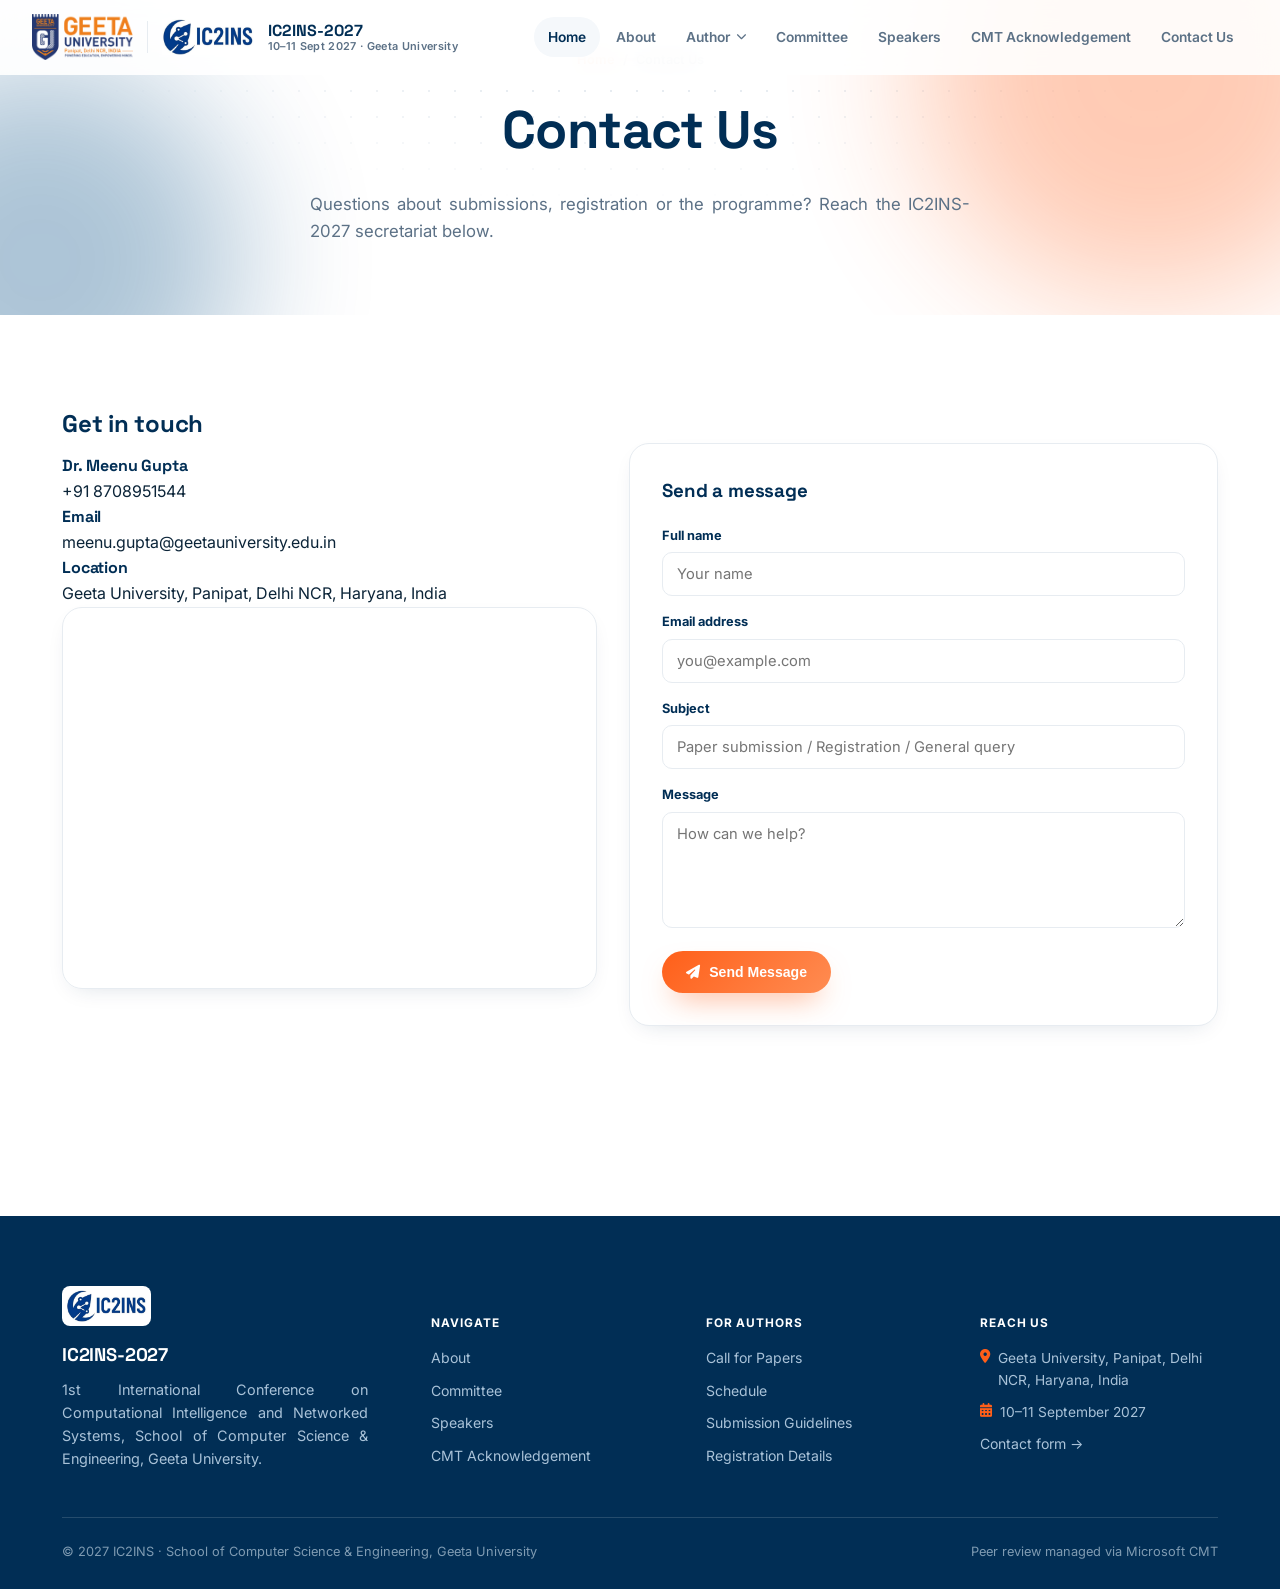
<file: contact.html>
<!DOCTYPE html>
<html lang="en">

<head>
  <meta charset="UTF-8">
  <meta name="viewport" content="width=device-width, initial-scale=1.0">
  <title>Contact Us — IC2INS-2027</title>
  <link rel="icon"
    href="data:image/svg+xml,%3Csvg xmlns='http://www.w3.org/2000/svg' viewBox='0 0 100 100'%3E%3Crect width='100' height='100' rx='24' fill='%23012e55'/%3E%3Ccircle cx='50' cy='42' r='16' fill='%23ff5f19'/%3E%3Crect x='30' y='66' width='40' height='9' rx='4.5' fill='white'/%3E%3C/svg%3E">
  <link rel="preconnect" href="https://fonts.googleapis.com">
  <link rel="preconnect" href="https://fonts.gstatic.com" crossorigin>
  <link
    href="https://fonts.googleapis.com/css2?family=Space+Grotesk:wght@500;600;700&family=Inter:wght@400;500;600;700;800&display=swap"
    rel="stylesheet">
  <link rel="stylesheet" href="https://cdnjs.cloudflare.com/ajax/libs/font-awesome/6.5.1/css/all.min.css">
  <link rel="stylesheet" href="assets/css/style.css">
  <style>
    .form-status {
      display: none;
      align-items: center;
      gap: 10px;
      background: var(--orange-soft, #fff2ea);
      border: 1px solid var(--line);
      color: var(--navy);
      font-weight: 600;
      font-size: .88rem;
      padding: 12px 16px;
      border-radius: 12px;
      margin-top: 14px;
    }

    .form-status.show {
      display: flex;
    }

    .form-status i {
      color: var(--orange);
    }
  </style>
</head>

<body>

  <nav class="nav" id="nav">
    <a href="index.html" class="brand">
      <img src="assets/img/geeta-university-logo.png" alt="Geeta University">
      <div class="brand-sep"></div>
      <img src="assets/img/ic2ins-logo.jpeg" alt="IC2INS-2027" style="height:36px;">
      <div class="brand-text"><b>IC2INS-2027</b><span>10–11 Sept 2027 · Geeta University</span></div>
    </a>
    <ul class="nav-links" id="navLinks">
      <li><a href="index.html" class="active">Home</a></li>
      <li><a href="index.html#about">About</a></li>
      <li class="has-dropdown">
        <button class="nav-drop-btn">Author <i class="fa-solid fa-chevron-down"></i></button>
        <div class="dropdown-menu">
          <a href="call-for-papers.html"><i class="fa-solid fa-bullhorn"></i>Call for Papers</a>
          <a href="camera_ready_submission.html"><i class="fa-solid fa-bullhorn"></i>Camers ready submission</a>
          <a href="schedule.html"><i class="fa-solid fa-calendar-days"></i>Schedule</a>
          <a href="paper-submission-guidelines.html"><i class="fa-solid fa-file-arrow-up"></i>Paper Submission
            Guidelines</a>
          <a href="registration-details.html"><i class="fa-solid fa-user-check"></i>Registration Details</a>
        </div>
      </li>
      <li><a href="committee.html">Committee</a></li>
      <li><a href="index.html#speakers">Speakers</a></li>
      <li><a href="cmt-acknowledgement.html">CMT Acknowledgement</a></li>
      <li><a href="contact.html">Contact Us</a></li>
    </ul>
  </nav>

  <div class="mobile-menu" id="mobileMenu">
    <div class="mobile-menu-top">
      <div class="brand"><img src="assets/img/ic2ins-logo.jpeg" alt="IC2INS-2027" style="height:34px;"></div>
      <button class="burger" id="closeBurger"><i class="fa-solid fa-xmark"></i></button>
    </div>
    <a href="index.html">Home</a>
    <a href="index.html#about">About</a>
    <div class="mobile-drop">
      <a href="javascript:void(0)" class="mobile-toggle">Author <i
          class="fa-solid fa-chevron-down mobile-toggle-caret"></i></a>
      <div class="mobile-sub">
        <a href="call-for-papers.html">Call for Papers</a>
        <a href="camera_ready_submission.html"><i class="fa-solid fa-bullhorn"></i>Camers ready submission</a>
        <a href="schedule.html">Schedule</a>
        <a href="paper-submission-guidelines.html">Paper Submission Guidelines</a>
        <a href="registration-details.html">Registration Details</a>
      </div>
    </div>
    <a href="committee.html">Committee</a>
    <a href="index.html#speakers">Speakers</a>
    <a href="cmt-acknowledgement.html">CMT Acknowledgement</a>
    <a href="contact.html">Contact Us</a>
  </div>

  <main>

    <section class="page-hero">
      <div class="dotgrid"></div>
      <div class="blob blob1"></div>
      <div class="blob blob2"></div>
      <div class="wrap">
        <div class="crumb reveal"><a href="index.html">Home</a><span>/</span><span>Contact Us</span></div>
        <h1 class="reveal">Contact Us</h1>
        <p class="reveal">Questions about submissions, registration or the programme? Reach the IC2INS-2027 secretariat
          below.</p>
      </div>
    </section>

    <section class="sect">
      <div class="wrap">
        <h2>Get in touch</h2>
        <div class="contact-grid reveal">
          <div style="margin-top: 10px;">

            <div>
              <h4>Dr. Meenu Gupta</h4>
              <p>+91 8708951544</p>
            </div>
            <div>
              <h4>Email</h4>
              <p>meenu.gupta@geetauniversity.edu.in</p>
            </div>
            <div>
              <h4>Location</h4>
              <p>Geeta University, Panipat, Delhi NCR, Haryana, India</p>
              <div class="map-frame">
                <iframe src="https://www.google.com/maps?q=Geeta+University+Panipat&output=embed" loading="lazy"
                  referrerpolicy="no-referrer-when-downgrade" title="Geeta University, Panipat location"></iframe>
              </div>
            </div>

          </div>
 
          <div class="form-card">
            <h3 style="margin:0 0 20px;">Send a message</h3>
            <form id="contactForm">
              <div class="form-row"><label for="cname">Full name</label><input id="cname" type="text"
                  placeholder="Your name" required></div>
              <div class="form-row"><label for="cemail">Email address</label><input id="cemail" type="email"
                  placeholder="you@example.com" required></div>
              <div class="form-row"><label for="csubject">Subject</label><input id="csubject" type="text"
                  placeholder="Paper submission / Registration / General query"></div>
              <div class="form-row"><label for="cmessage">Message</label><textarea id="cmessage" rows="5"
                  placeholder="How can we help?" required></textarea></div>
              <button type="submit" class="btn btn-primary"><i class="fa-solid fa-paper-plane"></i>Send Message</button>
              <div class="form-status" id="formStatus"><i class="fa-solid fa-circle-check"></i><span>Thanks — your
                  message has been noted. The secretariat will get back to you soon.</span></div>
            </form>
          </div>
        </div>
      </div>
    </section>

    <!-- <section class="sect">
      <div class="wrap">
        <h2>Get in touch</h2>
        <div class="contact-grid reveal">
          <div>
            <div class="contact-card">
              <div class="ic"><i class="fa-solid fa-user"></i></div>
              <div>
                <h4>Dr. Meenu Gupta</h4>
                <p>+91 8708951544</p>
              </div>
            </div>
            <div class="contact-card">
              <div class="ic"><i class="fa-solid fa-envelope"></i></div>
              <div>
                <h4>Email</h4>
                <p>meenu.gupta@geetauniversity.edu.in</p>
              </div>
            </div>
            <div class="contact-card">
              <div class="ic"><i class="fa-solid fa-location-dot"></i></div>
              <div>
                <h4>Location</h4>
                <p>Geeta University, Panipat, Delhi NCR, Haryana, India</p>
              </div>
            </div>
          </div>
          <div class="map-frame">
            <iframe src="https://www.google.com/maps?q=Geeta+University+Panipat&output=embed" loading="lazy"
              referrerpolicy="no-referrer-when-downgrade" title="Geeta University, Panipat location"></iframe>
          </div>
        </div>

        <div class="prose reveal" style="max-width:820px; margin-top:60px;">
          <div class="form-card">
            <h3 style="margin:0 0 20px;">Send a message</h3>
            <form id="contactForm">
              <div class="form-row"><label for="cname">Full name</label><input id="cname" type="text"
                  placeholder="Your name" required></div>
              <div class="form-row"><label for="cemail">Email address</label><input id="cemail" type="email"
                  placeholder="you@example.com" required></div>
              <div class="form-row"><label for="csubject">Subject</label><input id="csubject" type="text"
                  placeholder="Paper submission / Registration / General query"></div>
              <div class="form-row"><label for="cmessage">Message</label><textarea id="cmessage" rows="5"
                  placeholder="How can we help?" required></textarea></div>
              <button type="submit" class="btn btn-primary"><i class="fa-solid fa-paper-plane"></i>Send Message</button>
              <div class="form-status" id="formStatus"><i class="fa-solid fa-circle-check"></i><span>Thanks — your
                  message has been noted. The secretariat will get back to you soon.</span></div>
            </form>
          </div>
        </div>
      </div>
    </section> -->

    <footer>
      <div class="wrap">
        <div class="foot-grid">
          <div>
            <div class="foot-brand"><img src="assets/img/ic2ins-logo.jpeg" alt="IC2INS-2027"></div>
            <h4>IC2INS-2027</h4>
            <p style="max-width:34ch; margin-top:8px;">1st International Conference on Computational Intelligence and
              Networked Systems, School of Computer Science &amp; Engineering, Geeta University.</p>
          </div>
          <div class="fcol">
            <h6>Navigate</h6>
            <a href="index.html#about">About</a><a href="committee.html">Committee</a><a
              href="index.html#speakers">Speakers</a><a href="cmt-acknowledgement.html">CMT Acknowledgement</a>
          </div>
          <div class="fcol">
            <h6>For Authors</h6>
            <a href="call-for-papers.html">Call for Papers</a><a href="schedule.html">Schedule</a><a
              href="paper-submission-guidelines.html">Submission Guidelines</a><a
              href="registration-details.html">Registration Details</a>
          </div>
          <div class="fcol">
            <h6>Reach Us</h6>
            <div class="contact-line"><i class="fa-solid fa-location-dot"></i><span>Geeta University, Panipat, Delhi
                NCR, Haryana, India</span></div>
            <div class="contact-line"><i class="fa-solid fa-calendar-days"></i><span>10–11 September 2027</span></div>
            <a href="contact.html">Contact form →</a>
          </div>
        </div>
        <div class="fbar">
          <span>© 2027 IC2INS · School of Computer Science &amp; Engineering, Geeta University</span>
          <span>Peer review managed via Microsoft CMT</span>
        </div>
      </div>
    </footer>

  </main>
  <script>
    const form = document.getElementById('contactForm');
    const status = document.getElementById('formStatus');
    form.addEventListener('submit', (e) => {
      e.preventDefault();
      status.classList.add('show');
      form.reset();
    });
  </script>
  <script src="assets/js/main.js"></script>
</body>

</html>
</file>
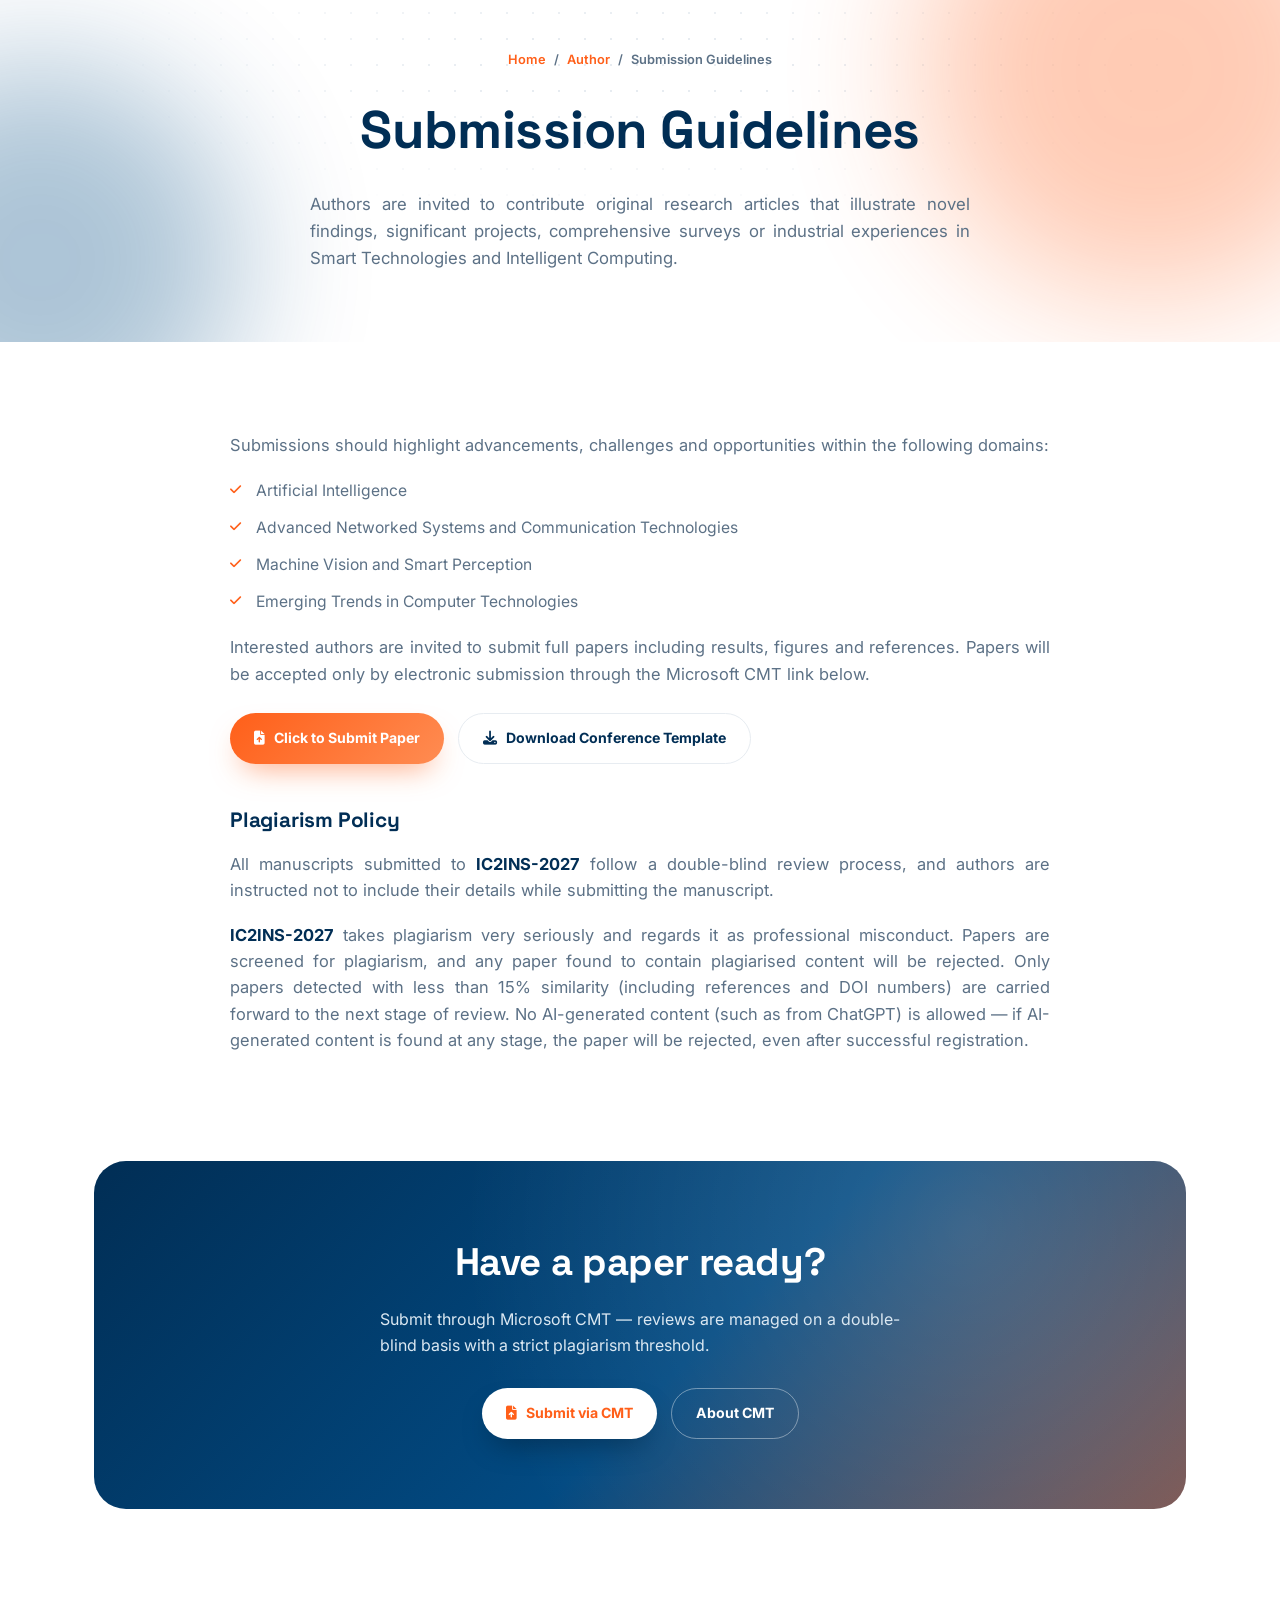
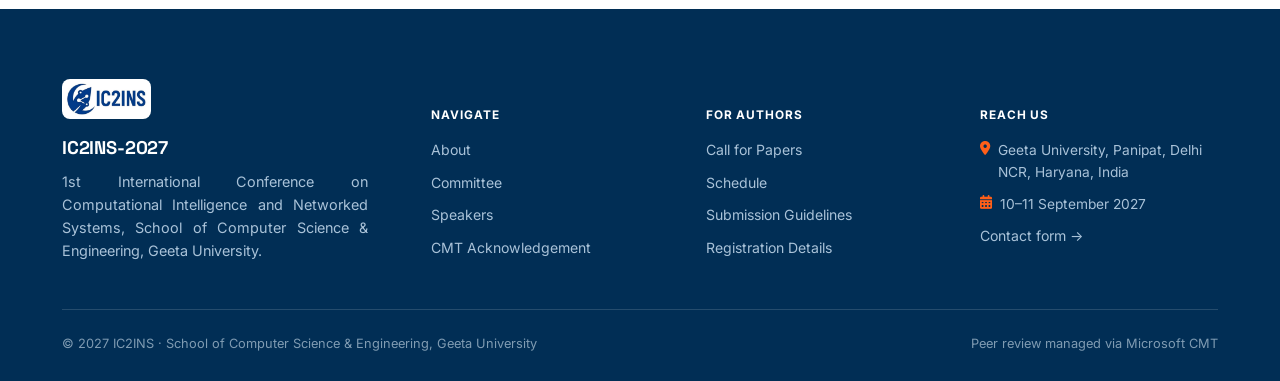
<file: paper-submission-guidelines.html>
<!DOCTYPE html>
<html lang="en">

<head>
  <meta charset="UTF-8">
  <meta name="viewport" content="width=device-width, initial-scale=1.0">
  <title>Paper Submission Guidelines — IC2INS-2027</title>
  <link rel="icon"
    href="data:image/svg+xml,%3Csvg xmlns='http://www.w3.org/2000/svg' viewBox='0 0 100 100'%3E%3Crect width='100' height='100' rx='24' fill='%23012e55'/%3E%3Ccircle cx='50' cy='42' r='16' fill='%23ff5f19'/%3E%3Crect x='30' y='66' width='40' height='9' rx='4.5' fill='white'/%3E%3C/svg%3E">
  <link rel="preconnect" href="https://fonts.googleapis.com">
  <link rel="preconnect" href="https://fonts.gstatic.com" crossorigin>
  <link
    href="https://fonts.googleapis.com/css2?family=Space+Grotesk:wght@500;600;700&family=Inter:wght@400;500;600;700;800&display=swap"
    rel="stylesheet">
  <link rel="stylesheet" href="https://cdnjs.cloudflare.com/ajax/libs/font-awesome/6.5.1/css/all.min.css">
  <link rel="stylesheet" href="assets/css/style.css">
</head>

<body>



  <main>

    <section class="page-hero">
      <div class="dotgrid"></div>
      <div class="blob blob1"></div>
      <div class="blob blob2"></div>
      <div class="wrap">
        <div class="crumb reveal"><a href="index.html">Home</a><span>/</span><a
            href="javascript:void(0)">Author</a><span>/</span><span>Submission Guidelines</span></div>
        <h1 class="reveal">Submission Guidelines</h1>
        <p class="reveal">Authors are invited to contribute original research articles that illustrate novel findings,
          significant projects, comprehensive surveys or industrial experiences in Smart Technologies and Intelligent
          Computing.</p>
      </div>
    </section>

    <section class="sect">
      <div class="wrap">
        <div class="prose reveal" style="max-width:820px;">
          <p>Submissions should highlight advancements, challenges and opportunities within the following domains:</p>
          <ul>
            <li>Artificial Intelligence</li>
            <li>Advanced Networked Systems and Communication Technologies</li>
            <li>Machine Vision and Smart Perception</li>
            <li>Emerging Trends in Computer Technologies</li>
          </ul>
          <p>Interested authors are invited to submit full papers including results, figures and references. Papers will
            be accepted only by electronic submission through the Microsoft CMT link below.</p>

          <div class="btn-row" style="justify-content:flex-start; margin:26px 0 40px;">
            <a class="btn btn-primary" href="https://cmt3.research.microsoft.com/ic2ins2027" target="_blank"
              rel="noopener"><i class="fa-solid fa-file-arrow-up"></i>Click to Submit Paper</a>
            <a class="btn btn-ghost" href="assets/files/conference-template-a4.docx"
              download="conference-template-a4"><i class="fa-solid fa-download"></i>Download Conference Template</a>
          </div>

          <h3>Plagiarism Policy</h3>
          <p>All manuscripts submitted to <b>IC2INS-2027</b> follow a double-blind review process, and authors are
            instructed not to include their details while submitting the manuscript.</p>
          <p><b>IC2INS-2027</b> takes plagiarism very seriously and regards it as professional misconduct. Papers are
            screened for plagiarism, and any paper found to contain plagiarised content will be rejected. Only papers
            detected with less than 15% similarity (including references and DOI numbers) are carried forward to the
            next stage of review. No AI-generated content (such as from ChatGPT) is allowed — if AI-generated content is
            found at any stage, the paper will be rejected, even after successful registration.</p>
        </div>
      </div>
    </section>

    <section class="wrap">
      <div class="cta reveal">
        <h2>Have a paper ready?</h2>
        <p>Submit through Microsoft CMT — reviews are managed on a double-blind basis with a strict plagiarism
          threshold.</p>
        <div class="btns" style="display:flex; gap:14px; justify-content:center; flex-wrap:wrap;">
          <a class="btn btn-primary" href="https://cmt3.research.microsoft.com/ic2ins2027" target="_blank"
            rel="noopener"><i class="fa-solid fa-file-arrow-up"></i>Submit via CMT</a>
          <a class="btn btn-ghost" href="cmt-acknowledgement.html">About CMT</a>
        </div>
      </div>
    </section>

    <footer>
      <div class="wrap">
        <div class="foot-grid">
          <div>
            <div class="foot-brand"><img src="assets/img/ic2ins-logo.jpeg" alt="IC2INS-2027"></div>
            <h4>IC2INS-2027</h4>
            <p style="max-width:34ch; margin-top:8px;">1st International Conference on Computational Intelligence and
              Networked Systems, School of Computer Science &amp; Engineering, Geeta University.</p>
          </div>
          <div class="fcol">
            <h6>Navigate</h6>
            <a href="index.html#about">About</a><a href="committee.html">Committee</a><a
              href="index.html#speakers">Speakers</a><a href="cmt-acknowledgement.html">CMT Acknowledgement</a>
          </div>
          <div class="fcol">
            <h6>For Authors</h6>
            <a href="call-for-papers.html">Call for Papers</a><a href="schedule.html">Schedule</a><a
              href="paper-submission-guidelines.html">Submission Guidelines</a><a
              href="registration-details.html">Registration Details</a>
          </div>
          <div class="fcol">
            <h6>Reach Us</h6>
            <div class="contact-line"><i class="fa-solid fa-location-dot"></i><span>Geeta University, Panipat, Delhi
                NCR, Haryana, India</span></div>
            <div class="contact-line"><i class="fa-solid fa-calendar-days"></i><span>10–11 September 2027</span></div>
            <a href="contact.html">Contact form →</a>
          </div>
        </div>
        <div class="fbar">
          <span>© 2027 IC2INS · School of Computer Science &amp; Engineering, Geeta University</span>
          <span>Peer review managed via Microsoft CMT</span>
        </div>
      </div>
    </footer>

  </main>
  <script src="assets/js/main.js"></script>
</body>

</html>
</file>
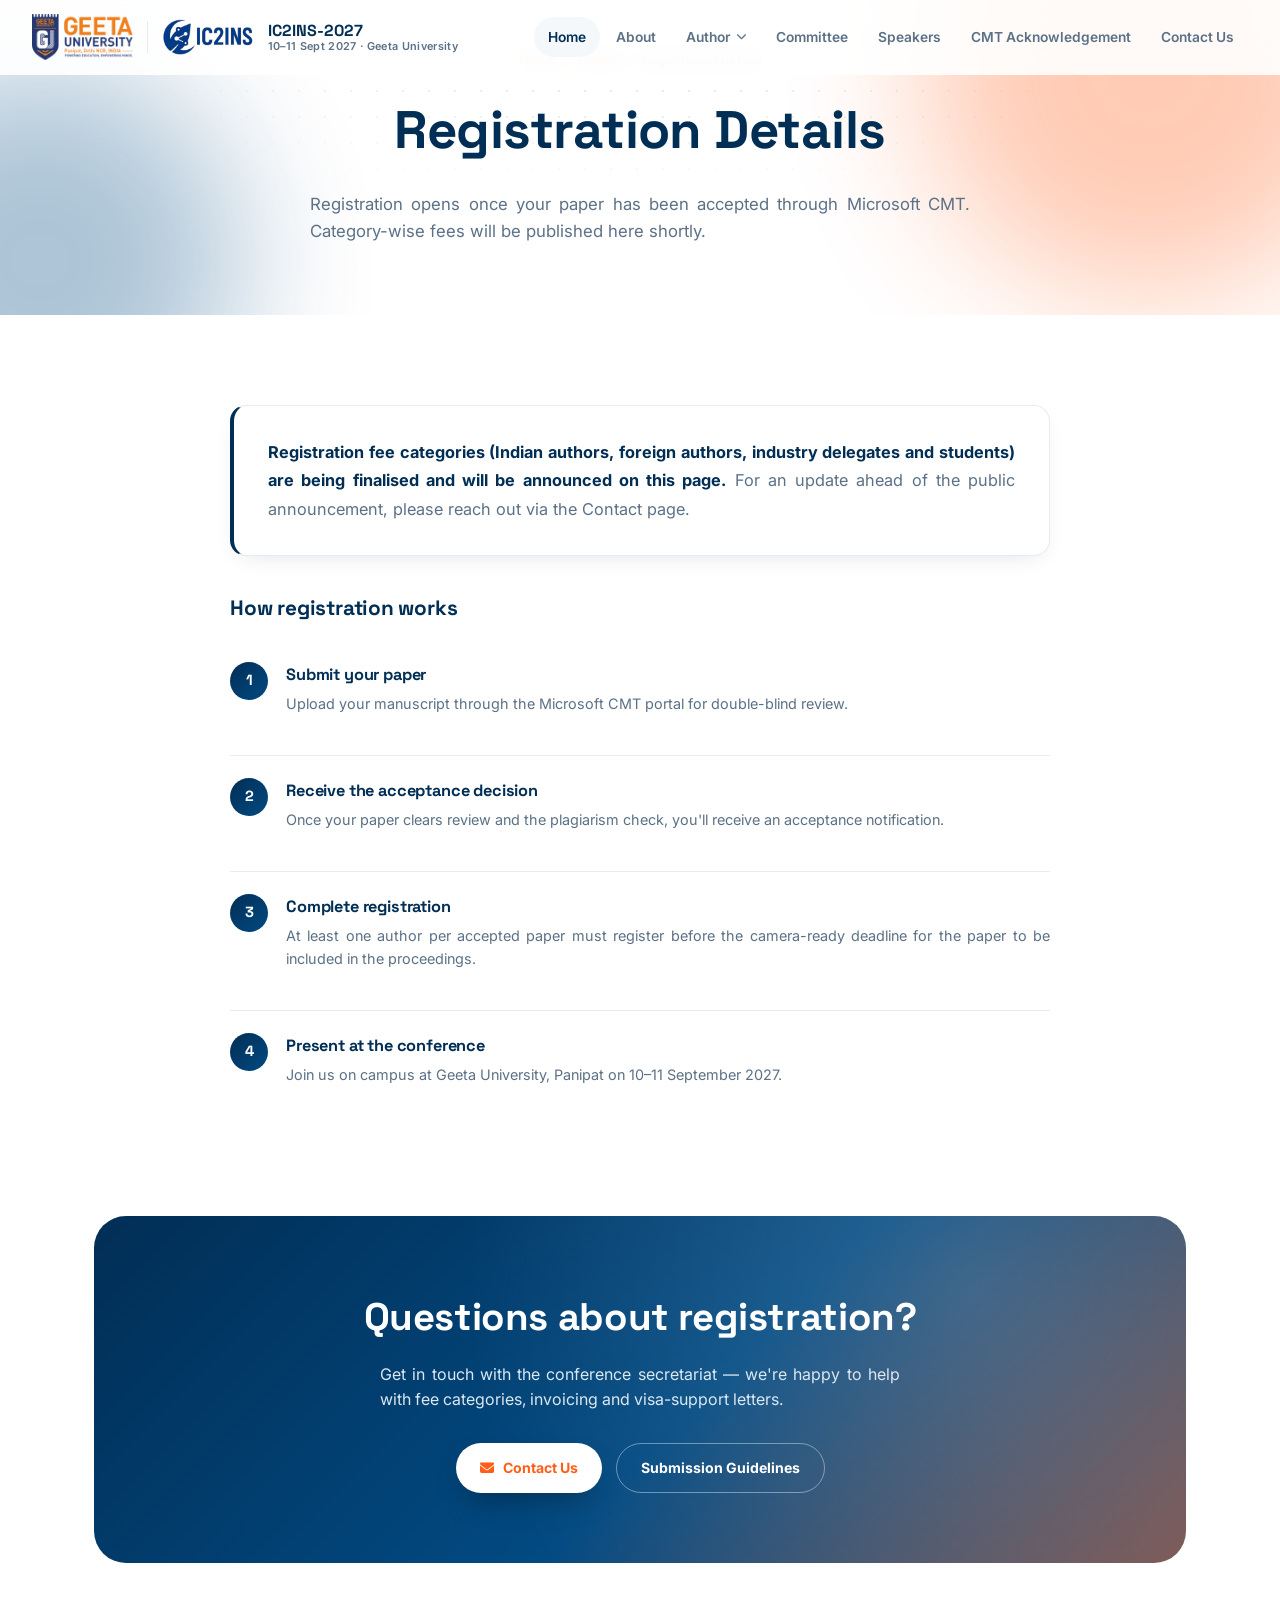
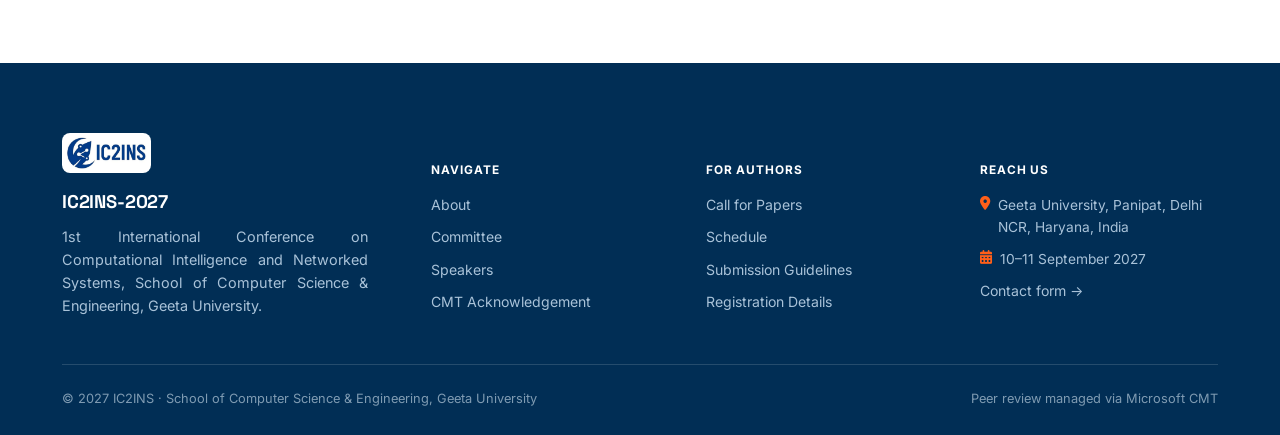
<file: registration-details.html>
<!DOCTYPE html>
<html lang="en">

<head>
  <meta charset="UTF-8">
  <meta name="viewport" content="width=device-width, initial-scale=1.0">
  <title>Registration Details — IC2INS-2027</title>
  <link rel="icon"
    href="data:image/svg+xml,%3Csvg xmlns='http://www.w3.org/2000/svg' viewBox='0 0 100 100'%3E%3Crect width='100' height='100' rx='24' fill='%23012e55'/%3E%3Ccircle cx='50' cy='42' r='16' fill='%23ff5f19'/%3E%3Crect x='30' y='66' width='40' height='9' rx='4.5' fill='white'/%3E%3C/svg%3E">
  <link rel="preconnect" href="https://fonts.googleapis.com">
  <link rel="preconnect" href="https://fonts.gstatic.com" crossorigin>
  <link
    href="https://fonts.googleapis.com/css2?family=Space+Grotesk:wght@500;600;700&family=Inter:wght@400;500;600;700;800&display=swap"
    rel="stylesheet">
  <link rel="stylesheet" href="https://cdnjs.cloudflare.com/ajax/libs/font-awesome/6.5.1/css/all.min.css">
  <link rel="stylesheet" href="assets/css/style.css">
  <style>
    .reg-step {
      display: flex;
      gap: 18px;
      padding: 22px 0;
      border-bottom: 1px solid var(--line);
    }

    .reg-step:last-child {
      border-bottom: none;
    }

    .reg-step .num {
      width: 38px;
      height: 38px;
      border-radius: 50%;
      background: linear-gradient(135deg, var(--navy), var(--navy2));
      color: #fff;
      display: flex;
      align-items: center;
      justify-content: center;
      font-family: 'Space Grotesk', sans-serif;
      font-weight: 700;
      font-size: .92rem;
      flex-shrink: 0;
    }

    .reg-step h4 {
      font-size: 1.02rem;
      margin-bottom: 4px;
    }

    .reg-step p {
      color: var(--ink-soft);
      font-size: .9rem;
    }
  </style>
</head>

<body>

  <nav class="nav" id="nav">
    <a href="index.html" class="brand">
      <img src="assets/img/geeta-university-logo.png" alt="Geeta University">
      <div class="brand-sep"></div>
      <img src="assets/img/ic2ins-logo.jpeg" alt="IC2INS-2027" style="height:36px;">
      <div class="brand-text"><b>IC2INS-2027</b><span>10–11 Sept 2027 · Geeta University</span></div>
    </a>
    <ul class="nav-links" id="navLinks">
      <li><a href="index.html" class="active">Home</a></li>
      <li><a href="index.html#about">About</a></li>
      <li class="has-dropdown">
        <button class="nav-drop-btn">Author <i class="fa-solid fa-chevron-down"></i></button>
        <div class="dropdown-menu">
          <a href="call-for-papers.html"><i class="fa-solid fa-bullhorn"></i>Call for Papers</a>
          <a href="camera_ready_submission.html"><i class="fa-solid fa-bullhorn"></i>Camers ready submission</a>
          <a href="schedule.html"><i class="fa-solid fa-calendar-days"></i>Schedule</a>
          <a href="paper-submission-guidelines.html"><i class="fa-solid fa-file-arrow-up"></i>Paper Submission
            Guidelines</a>
          <a href="registration-details.html"><i class="fa-solid fa-user-check"></i>Registration Details</a>
        </div>
      </li>
      <li><a href="committee.html">Committee</a></li>
      <li><a href="index.html#speakers">Speakers</a></li>
      <li><a href="cmt-acknowledgement.html">CMT Acknowledgement</a></li>
      <li><a href="contact.html">Contact Us</a></li>
    </ul>
  </nav>

  <div class="mobile-menu" id="mobileMenu">
    <div class="mobile-menu-top">
      <div class="brand"><img src="assets/img/ic2ins-logo.jpeg" alt="IC2INS-2027" style="height:34px;"></div>
      <button class="burger" id="closeBurger"><i class="fa-solid fa-xmark"></i></button>
    </div>
    <a href="index.html">Home</a>
    <a href="index.html#about">About</a>
    <div class="mobile-drop">
      <a href="javascript:void(0)" class="mobile-toggle">Author <i
          class="fa-solid fa-chevron-down mobile-toggle-caret"></i></a>
      <div class="mobile-sub">
        <a href="call-for-papers.html">Call for Papers</a>
        <a href="camera_ready_submission.html"><i class="fa-solid fa-bullhorn"></i>Camers ready submission</a>
        <a href="schedule.html">Schedule</a>
        <a href="paper-submission-guidelines.html">Paper Submission Guidelines</a>
        <a href="registration-details.html">Registration Details</a>
      </div>
    </div>
    <a href="committee.html">Committee</a>
    <a href="index.html#speakers">Speakers</a>
    <a href="cmt-acknowledgement.html">CMT Acknowledgement</a>
    <a href="contact.html">Contact Us</a>
  </div>

  <main>

    <section class="page-hero">
      <div class="dotgrid"></div>
      <div class="blob blob1"></div>
      <div class="blob blob2"></div>
      <div class="wrap">
        <div class="crumb reveal"><a href="index.html">Home</a><span>/</span><a
            href="javascript:void(0)">Author</a><span>/</span><span>Registration Details</span></div>
        <h1 class="reveal">Registration Details</h1>
        <p class="reveal">Registration opens once your paper has been accepted through Microsoft CMT. Category-wise fees
          will be published here shortly.</p>
      </div>
    </section>

    <section class="sect">
      <div class="wrap">
        <div class="prose reveal" style="max-width:820px;">
          <div class="ack-box" style="border-left-color:var(--navy);">
            <p style="margin:0;"><b>Registration fee categories (Indian authors, foreign authors, industry delegates and
                students) are being finalised and will be announced on this page.</b> For an update ahead of the public
              announcement, please reach out via the Contact page.</p>
          </div>

          <h3>How registration works</h3>
          <div class="reg-step">
            <div class="num">1</div>
            <div>
              <h4>Submit your paper</h4>
              <p>Upload your manuscript through the Microsoft CMT portal for double-blind review.</p>
            </div>
          </div>
          <div class="reg-step">
            <div class="num">2</div>
            <div>
              <h4>Receive the acceptance decision</h4>
              <p>Once your paper clears review and the plagiarism check, you'll receive an acceptance notification.</p>
            </div>
          </div>
          <div class="reg-step">
            <div class="num">3</div>
            <div>
              <h4>Complete registration</h4>
              <p>At least one author per accepted paper must register before the camera-ready deadline for the paper to
                be included in the proceedings.</p>
            </div>
          </div>
          <div class="reg-step">
            <div class="num">4</div>
            <div>
              <h4>Present at the conference</h4>
              <p>Join us on campus at Geeta University, Panipat on 10–11 September 2027.</p>
            </div>
          </div>
        </div>
      </div>
    </section>

    <section class="wrap">
      <div class="cta reveal">
        <h2>Questions about registration?</h2>
        <p>Get in touch with the conference secretariat — we're happy to help with fee categories, invoicing and
          visa-support letters.</p>
        <div class="btns" style="display:flex; gap:14px; justify-content:center; flex-wrap:wrap;">
          <a class="btn btn-primary" href="contact.html"><i class="fa-solid fa-envelope"></i>Contact Us</a>
          <a class="btn btn-ghost" href="paper-submission-guidelines.html">Submission Guidelines</a>
        </div>
      </div>
    </section>

    <footer>
      <div class="wrap">
        <div class="foot-grid">
          <div>
            <div class="foot-brand"><img src="assets/img/ic2ins-logo.jpeg" alt="IC2INS-2027"></div>
            <h4>IC2INS-2027</h4>
            <p style="max-width:34ch; margin-top:8px;">1st International Conference on Computational Intelligence and
              Networked Systems, School of Computer Science &amp; Engineering, Geeta University.</p>
          </div>
          <div class="fcol">
            <h6>Navigate</h6>
            <a href="index.html#about">About</a><a href="committee.html">Committee</a><a
              href="index.html#speakers">Speakers</a><a href="cmt-acknowledgement.html">CMT Acknowledgement</a>
          </div>
          <div class="fcol">
            <h6>For Authors</h6>
            <a href="call-for-papers.html">Call for Papers</a><a href="schedule.html">Schedule</a><a
              href="paper-submission-guidelines.html">Submission Guidelines</a><a
              href="registration-details.html">Registration Details</a>
          </div>
          <div class="fcol">
            <h6>Reach Us</h6>
            <div class="contact-line"><i class="fa-solid fa-location-dot"></i><span>Geeta University, Panipat, Delhi
                NCR, Haryana, India</span></div>
            <div class="contact-line"><i class="fa-solid fa-calendar-days"></i><span>10–11 September 2027</span></div>
            <a href="contact.html">Contact form →</a>
          </div>
        </div>
        <div class="fbar">
          <span>© 2027 IC2INS · School of Computer Science &amp; Engineering, Geeta University</span>
          <span>Peer review managed via Microsoft CMT</span>
        </div>
      </div>
    </footer>

  </main>
  <script src="assets/js/main.js"></script>
</body>

</html>
</file>
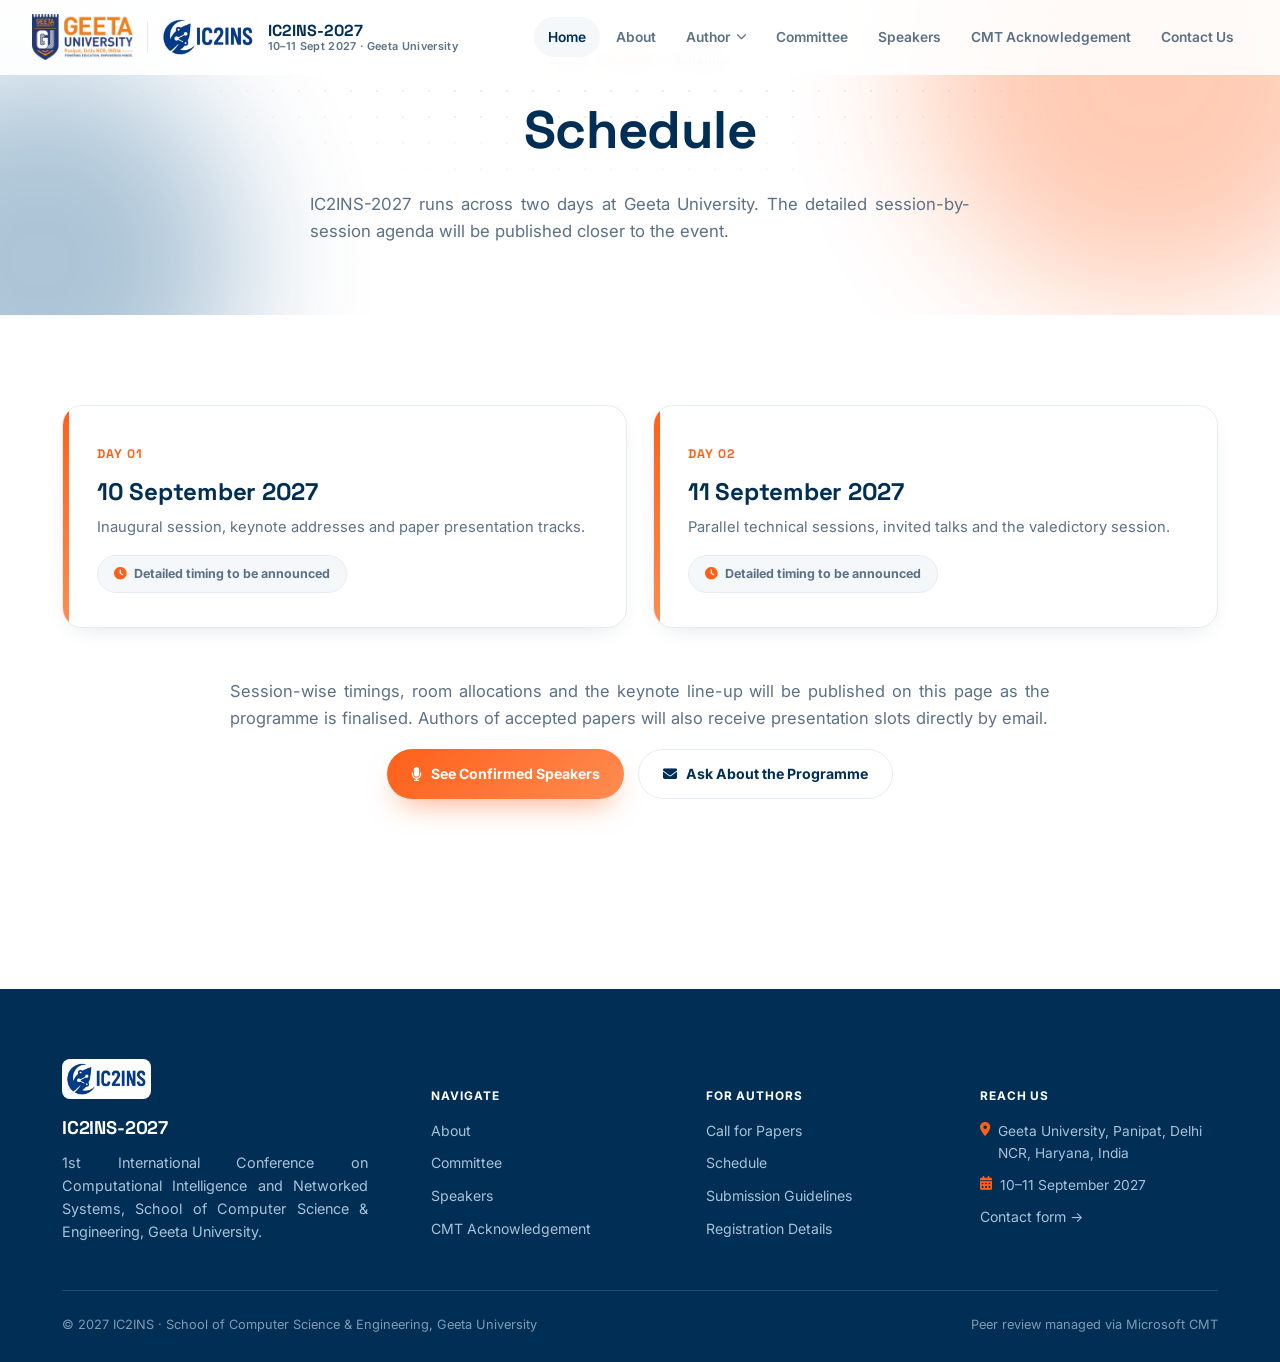
<file: schedule.html>
<!DOCTYPE html>
<html lang="en">

<head>
  <meta charset="UTF-8">
  <meta name="viewport" content="width=device-width, initial-scale=1.0">
  <title>Schedule — IC2INS-2027</title>
  <link rel="icon"
    href="data:image/svg+xml,%3Csvg xmlns='http://www.w3.org/2000/svg' viewBox='0 0 100 100'%3E%3Crect width='100' height='100' rx='24' fill='%23012e55'/%3E%3Ccircle cx='50' cy='42' r='16' fill='%23ff5f19'/%3E%3Crect x='30' y='66' width='40' height='9' rx='4.5' fill='white'/%3E%3C/svg%3E">
  <link rel="preconnect" href="https://fonts.googleapis.com">
  <link rel="preconnect" href="https://fonts.gstatic.com" crossorigin>
  <link
    href="https://fonts.googleapis.com/css2?family=Space+Grotesk:wght@500;600;700&family=Inter:wght@400;500;600;700;800&display=swap"
    rel="stylesheet">
  <link rel="stylesheet" href="https://cdnjs.cloudflare.com/ajax/libs/font-awesome/6.5.1/css/all.min.css">
  <link rel="stylesheet" href="assets/css/style.css">
  <style>
    .day-card {
      background: var(--white);
      border: 1px solid var(--line);
      border-radius: var(--radius);
      padding: 34px;
      box-shadow: var(--shadow-sm);
      position: relative;
      overflow: hidden;
    }

    .day-card::before {
      content: '';
      position: absolute;
      top: 0;
      left: 0;
      width: 6px;
      height: 100%;
      background: linear-gradient(180deg, var(--orange), var(--orange2));
    }

    .day-card .day-num {
      font-family: 'Space Grotesk', sans-serif;
      font-size: .78rem;
      color: var(--orange);
      text-transform: uppercase;
      letter-spacing: .08em;
      font-weight: 700;
    }

    .day-card h3 {
      font-size: 1.5rem;
      margin: 8px 0 4px;
    }

    .day-card p {
      color: var(--ink-soft);
      font-size: .92rem;
    }

    .soon-badge {
      display: inline-flex;
      align-items: center;
      gap: 8px;
      background: var(--bg);
      border: 1px solid var(--line);
      border-radius: 100px;
      padding: 8px 16px;
      font-size: .78rem;
      font-weight: 700;
      color: var(--ink-soft);
      margin-top: 16px;
    }

    .soon-badge i {
      color: var(--orange);
    }
  </style>
</head>

<body>

  <nav class="nav" id="nav">
    <a href="index.html" class="brand">
      <img src="assets/img/geeta-university-logo.png" alt="Geeta University">
      <div class="brand-sep"></div>
      <img src="assets/img/ic2ins-logo.jpeg" alt="IC2INS-2027" style="height:36px;">
      <div class="brand-text"><b>IC2INS-2027</b><span>10–11 Sept 2027 · Geeta University</span></div>
    </a>
    <ul class="nav-links" id="navLinks">
      <li><a href="index.html" class="active">Home</a></li>
      <li><a href="index.html#about">About</a></li>
      <li class="has-dropdown">
        <button class="nav-drop-btn">Author <i class="fa-solid fa-chevron-down"></i></button>
        <div class="dropdown-menu">
          <a href="call-for-papers.html"><i class="fa-solid fa-bullhorn"></i>Call for Papers</a>
          <a href="schedule.html"><i class="fa-solid fa-calendar-days"></i>Schedule</a>
          <a href="paper-submission-guidelines.html"><i class="fa-solid fa-file-arrow-up"></i>Paper Submission
            Guidelines</a>
          <a href="registration-details.html"><i class="fa-solid fa-user-check"></i>Registration Details</a>
        </div>
      </li>
      <li><a href="committee.html">Committee</a></li>
      <li><a href="index.html#speakers">Speakers</a></li>
      <li><a href="cmt-acknowledgement.html">CMT Acknowledgement</a></li>
      <li><a href="contact.html">Contact Us</a></li>
    </ul>
  </nav>

  <div class="mobile-menu" id="mobileMenu">
    <div class="mobile-menu-top">
      <div class="brand"><img src="assets/img/ic2ins-logo.jpeg" alt="IC2INS-2027" style="height:34px;"></div>
      <button class="burger" id="closeBurger"><i class="fa-solid fa-xmark"></i></button>
    </div>
    <a href="index.html">Home</a>
    <a href="index.html#about">About</a>
    <div class="mobile-drop">
      <a href="javascript:void(0)" class="mobile-toggle">Author <i
          class="fa-solid fa-chevron-down mobile-toggle-caret"></i></a>
      <div class="mobile-sub">
        <a href="call-for-papers.html">Call for Papers</a>
        <a href="camera_ready_submission.html"><i class="fa-solid fa-bullhorn"></i>Camers ready submission</a>
        <a href="schedule.html">Schedule</a>
        <a href="paper-submission-guidelines.html">Paper Submission Guidelines</a>
        <a href="registration-details.html">Registration Details</a>
      </div>
    </div>
    <a href="committee.html">Committee</a>
    <a href="index.html#speakers">Speakers</a>
    <a href="cmt-acknowledgement.html">CMT Acknowledgement</a>
    <a href="contact.html">Contact Us</a>
  </div>

  <main>

    <section class="page-hero">
      <div class="dotgrid"></div>
      <div class="blob blob1"></div>
      <div class="blob blob2"></div>
      <div class="wrap">
        <div class="crumb reveal"><a href="index.html">Home</a><span>/</span><a
            href="javascript:void(0)">Author</a><span>/</span><span>Schedule</span></div>
        <h1 class="reveal">Schedule</h1>
        <p class="reveal">IC2INS-2027 runs across two days at Geeta University. The detailed session-by-session agenda
          will be published closer to the event.</p>
      </div>
    </section>

    <section class="sect">
      <div class="wrap">
        <div class="two-col reveal">
          <div class="day-card">
            <span class="day-num">Day 01</span>
            <h3>10 September 2027</h3>
            <p>Inaugural session, keynote addresses and paper presentation tracks.</p>
            <span class="soon-badge"><i class="fa-solid fa-clock"></i>Detailed timing to be announced</span>
          </div>
          <div class="day-card">
            <span class="day-num">Day 02</span>
            <h3>11 September 2027</h3>
            <p>Parallel technical sessions, invited talks and the valedictory session.</p>
            <span class="soon-badge"><i class="fa-solid fa-clock"></i>Detailed timing to be announced</span>
          </div>
        </div>

        <div class="prose reveal" style="max-width:820px; margin-top:50px; text-align:center;">
          <p>Session-wise timings, room allocations and the keynote line-up will be published on this page as the
            programme is finalised. Authors of accepted papers will also receive presentation slots directly by email.
          </p>
          <div class="btn-row">
            <a class="btn btn-primary" href="index.html#speakers"><i class="fa-solid fa-microphone"></i>See Confirmed
              Speakers</a>
            <a class="btn btn-ghost" href="contact.html"><i class="fa-solid fa-envelope"></i>Ask About the Programme</a>
          </div>
        </div>
      </div>
    </section>

    <footer>
      <div class="wrap">
        <div class="foot-grid">
          <div>
            <div class="foot-brand"><img src="assets/img/ic2ins-logo.jpeg" alt="IC2INS-2027"></div>
            <h4>IC2INS-2027</h4>
            <p style="max-width:34ch; margin-top:8px;">1st International Conference on Computational Intelligence and
              Networked Systems, School of Computer Science &amp; Engineering, Geeta University.</p>
          </div>
          <div class="fcol">
            <h6>Navigate</h6>
            <a href="index.html#about">About</a><a href="committee.html">Committee</a><a
              href="index.html#speakers">Speakers</a><a href="cmt-acknowledgement.html">CMT Acknowledgement</a>
          </div>
          <div class="fcol">
            <h6>For Authors</h6>
            <a href="call-for-papers.html">Call for Papers</a><a href="schedule.html">Schedule</a><a
              href="paper-submission-guidelines.html">Submission Guidelines</a><a
              href="registration-details.html">Registration Details</a>
          </div>
          <div class="fcol">
            <h6>Reach Us</h6>
            <div class="contact-line"><i class="fa-solid fa-location-dot"></i><span>Geeta University, Panipat, Delhi
                NCR, Haryana, India</span></div>
            <div class="contact-line"><i class="fa-solid fa-calendar-days"></i><span>10–11 September 2027</span></div>
            <a href="contact.html">Contact form →</a>
          </div>
        </div>
        <div class="fbar">
          <span>© 2027 IC2INS · School of Computer Science &amp; Engineering, Geeta University</span>
          <span>Peer review managed via Microsoft CMT</span>
        </div>
      </div>
    </footer>

  </main>
  <script src="assets/js/main.js"></script>
</body>

</html>
</file>
<file: assets/css/style.css>
/* ========================================================
   IC2INS-2027 — shared stylesheet
   ======================================================== */
:root {
  --white: #ffffff;
  --bg: #f5f8fb;
  --navy: #012e55;
  --navy2: #024a82;
  --orange: #ff5f19;
  --orange2: #ff8c52;
  --ink: #0b2438;
  --ink-soft: #5c7186;
  --line: #e7ecf1;
  --shadow-sm: 0 8px 24px -12px rgba(1, 46, 85, .18);
  --shadow-lg: 0 30px 70px -25px rgba(1, 46, 85, .28);
  --radius: 20px;
}

* {
  box-sizing: border-box;
}

html {
  scroll-behavior: smooth;
}

@media (prefers-reduced-motion:reduce) {
  html {
    scroll-behavior: auto;
  }

  * {
    animation: none !important;
    transition: none !important;
  }
}

body {
  margin: 0;
  background: var(--white);
  color: var(--ink);
  font-family: 'Inter', sans-serif;
  line-height: 1.6;
  -webkit-font-smoothing: antialiased;
  overflow-x: hidden;
}

h1,
h2,
h3,
h4 {
  font-family: 'Space Grotesk', sans-serif;
  margin: 0;
  color: var(--navy);
  font-weight: 700;
  letter-spacing: -.01em;
}

p {
  margin: 0;
  text-align: justify;
}

a {
  color: inherit;
  text-decoration: none;
}

img {
  max-width: 100%;
  display: block;
}

ul {
  margin: 0;
  padding: 0;
}

.wrap {
  max-width: 1220px;
  margin: 0 auto;
  padding: 0 32px;
}

.eyebrow {
  display: inline-flex;
  align-items: center;
  gap: 8px;
  font-size: .78rem;
  font-weight: 700;
  letter-spacing: .08em;
  text-transform: uppercase;
  color: var(--orange);
  margin-bottom: 16px;
}

.eyebrow::before {
  content: '';
  width: 8px;
  height: 8px;
  border-radius: 50%;
  background: var(--orange);
}

.reveal {
  opacity: 0;
  transform: translateY(28px);
  transition: opacity .7s ease, transform .7s ease;
}

.reveal.in {
  opacity: 1;
  transform: none;
}

/* ---------------- NAV (base — unchanged from your original) ---------------- */
.nav {
  position: fixed;
  top: 0;
  left: 0;
  right: 0;
  z-index: 1000;
  display: flex;
  align-items: center;
  justify-content: space-between;
  padding: 14px 32px;
  transition: background .3s ease, box-shadow .3s ease, padding .3s ease;
  background: rgba(255, 255, 255, .9);
  backdrop-filter: blur(14px);
  -webkit-backdrop-filter: blur(14px);
  border-bottom: 1px solid transparent;
}

.nav.scrolled {
  box-shadow: var(--shadow-sm);
  border-bottom-color: var(--line);
  padding: 10px 32px;
}

.brand {
  display: flex;
  align-items: center;
  gap: 14px;
  flex-shrink: 0;
}

.brand img {
  height: 46px;
  width: auto;
  object-fit: contain;
}

.brand-sep {
  width: 1px;
  height: 32px;
  background: var(--line);
}

.brand-text {
  display: flex;
  flex-direction: column;
  line-height: 1.15;
}

.brand-text b {
  font-family: 'Space Grotesk', sans-serif;
  font-weight: 700;
  font-size: 1rem;
  color: var(--navy);
}

.brand-text span {
  font-size: .68rem;
  color: var(--ink-soft);
  font-weight: 600;
  letter-spacing: .03em;
}

.nav-links {
  display: flex;
  align-items: center;
  gap: 2px;
  list-style: none;
  position: relative;
}

.nav-links>li {
  position: relative;
}

.nav-links a,
.nav-drop-btn {
  font-size: .86rem;
  font-weight: 600;
  color: var(--ink-soft);
  padding: 9px 14px;
  border-radius: 100px;
  transition: color .2s ease, background .2s ease;
  display: inline-flex;
  align-items: center;
  gap: 6px;
  background: none;
  border: none;
  cursor: pointer;
  font-family: 'Inter', sans-serif;
  white-space: nowrap;
}

.nav-links a:hover,
.nav-links a.active,
.nav-drop-btn:hover {
  color: var(--navy);
  background: var(--bg);
}

.nav-drop-btn i {
  font-size: .65rem;
  transition: transform .2s ease;
}

.has-dropdown.open .nav-drop-btn i {
  transform: rotate(180deg);
}

.has-dropdown.open .nav-drop-btn {
  color: var(--navy);
  background: var(--bg);
}

.dropdown-menu {
  position: absolute;
  top: calc(100% + 10px);
  left: 50%;
  transform: translateX(-50%) translateY(6px);
  background: var(--white);
  border: 1px solid var(--line);
  border-radius: 16px;
  box-shadow: var(--shadow-lg);
  min-width: 250px;
  padding: 8px;
  opacity: 0;
  visibility: hidden;
  transition: opacity .2s ease, transform .2s ease;
}

.has-dropdown.open .dropdown-menu {
  opacity: 1;
  visibility: visible;
  transform: translateX(-50%) translateY(0);
}

.dropdown-menu a {
  display: flex;
  align-items: center;
  gap: 10px;
  padding: 11px 14px;
  border-radius: 10px;
  font-size: .86rem;
  font-weight: 600;
  color: var(--ink);
  white-space: nowrap;
}

.dropdown-menu a:hover {
  background: var(--bg);
  color: var(--orange);
}

.dropdown-menu a i {
  color: var(--orange);
  width: 16px;
  font-size: .8rem;
}

.nav-cta {
  display: flex;
  align-items: center;
  gap: 12px;
}

.burger {
  display: none;
  width: 40px;
  height: 40px;
  border-radius: 10px;
  border: 1px solid var(--line);
  background: var(--white);
  align-items: center;
  justify-content: center;
  font-size: 1.1rem;
  color: var(--navy);
  cursor: pointer;
}

.btn {
  display: inline-flex;
  align-items: center;
  gap: 9px;
  font-weight: 700;
  font-size: .88rem;
  padding: 13px 24px;
  border-radius: 100px;
  border: none;
  cursor: pointer;
  transition: transform .2s ease, box-shadow .2s ease;
}

.btn-primary {
  background: linear-gradient(135deg, var(--orange), var(--orange2));
  color: #fff;
  box-shadow: 0 14px 30px -12px rgba(255, 95, 25, .6);
}

.btn-primary:hover {
  transform: translateY(-2px);
  box-shadow: 0 18px 36px -12px rgba(255, 95, 25, .7);
}

.btn-ghost {
  background: var(--white);
  color: var(--navy);
  border: 1.5px solid var(--line);
}

.btn-ghost:hover {
  border-color: var(--navy);
  transform: translateY(-2px);
}

.btn-sm {
  padding: 10px 18px;
  font-size: .82rem;
}

/* mobile menu */
.mobile-menu {
  position: fixed;
  inset: 0;
  background: var(--white);
  z-index: 1200;
  display: flex;
  flex-direction: column;
  padding: 24px 28px;
  transform: translateY(-110%);
  transition: transform .4s cubic-bezier(.6, 0, .3, 1);
  overflow-y: auto;
}

.mobile-menu.open {
  transform: translateY(0);
}

.mobile-menu-top {
  display: flex;
  justify-content: space-between;
  align-items: center;
  margin-bottom: 30px;
}

.mobile-menu a {
  font-family: 'Space Grotesk', sans-serif;
  font-size: 1.25rem;
  font-weight: 600;
  color: var(--navy);
  padding: 13px 0;
  border-bottom: 1px solid var(--line);
  display: flex;
  align-items: center;
  justify-content: space-between;
}

.mobile-sub {
  padding-left: 16px;
  display: none;
}

.mobile-sub.open {
  display: block;
}

.mobile-sub a {
  font-size: 1rem;
  font-weight: 500;
  color: var(--ink-soft);
  border-bottom: 1px dashed var(--line);
}

.mobile-toggle-caret {
  transition: transform .2s ease;
}

.mobile-drop.open .mobile-toggle-caret {
  transform: rotate(180deg);
}

/* ---------------- RESPONSIVE (new) ---------------- */

/* Large tablet / small laptop: tighten link spacing, drop tagline */
@media (max-width: 1200px) {

  .nav-links a,
  .nav-drop-btn {
    padding: 9px 10px;
    font-size: .82rem;
  }

  .brand-text span {
    display: none;
  }

  .nav-cta .btn-sm {
    padding: 10px 16px;
    font-size: .8rem;
  }
}

/* Tablet / mobile breakpoint: switch to burger menu */
@media (max-width: 992px) {

  .nav-links,
  .nav-cta .btn-primary {
    display: none;
  }

  .burger {
    display: flex;
  }

  .nav {
    padding: 12px 20px;
  }

  .brand img {
    height: 38px;
  }

  .brand-sep {
    height: 26px;
  }
}

/* Small phones: shrink brand further, tighten mobile menu spacing */
@media (max-width: 480px) {
  .brand {
    gap: 8px;
  }

  .brand img {
    height: 30px;
  }

  .brand-sep {
    height: 22px;
  }

  .brand-text b {
    font-size: .78rem;
  }

  .nav {
    padding: 10px 14px;
  }

  .mobile-menu {
    padding: 20px 18px;
  }

  .mobile-menu a {
    font-size: 1.05rem;
    padding: 12px 0;
  }

  .mobile-menu-top img {
    height: 28px;
  }
}

/* Very small phones (older/small devices) */
@media (max-width: 360px) {
  .brand-text {
    display: none;
  }

  .brand-sep {
    display: none;
  }
}

/* ---------------- generic page hero (inner pages) ---------------- */
.page-hero {
  position: relative;
  padding: 50px 0 70px;
  overflow: hidden;
  text-align: center;
}

.blob {
  position: absolute;
  border-radius: 50%;
  filter: blur(70px);
  opacity: .32;
  z-index: 0;
  animation: drift 18s ease-in-out infinite;
}

.blob1 {
  width: 460px;
  height: 460px;
  background: var(--orange);
  top: -160px;
  right: -100px;
}

.blob2 {
  width: 400px;
  height: 400px;
  background: var(--navy2);
  top: 60px;
  left: -160px;
  animation-delay: -6s;
}

@keyframes drift {

  0%,
  100% {
    transform: translate(0, 0) scale(1);
  }

  50% {
    transform: translate(30px, -30px) scale(1.08);
  }
}

.dotgrid {
  position: absolute;
  inset: 0;
  z-index: 0;
  background-image: radial-gradient(var(--line) 1.4px, transparent 1.4px);
  background-size: 26px 26px;
  mask-image: radial-gradient(ellipse 60% 60% at 50% 20%, black 20%, transparent 75%);
  -webkit-mask-image: radial-gradient(ellipse 60% 60% at 50% 20%, black 20%, transparent 75%);
}

.page-hero .wrap {
  position: relative;
  z-index: 1;
}

.page-hero h1 {
  font-size: clamp(2.1rem, 4.6vw, 3.3rem);
}

.page-hero p {
  max-width: 60ch;
  margin: 18px auto 0;
  color: var(--ink-soft);
  font-size: 1.05rem;
}

.crumb {
  display: flex;
  justify-content: center;
  gap: 8px;
  font-size: .8rem;
  color: var(--ink-soft);
  margin-bottom: 18px;
  font-weight: 600;
}

.crumb a {
  color: var(--orange);
}

/* ---------------- home hero: two-column grid layout ---------------- */
.home-hero {
  text-align: left;
}

.home-hero .hero-grid {
  display: grid;
  grid-template-columns: 1.3fr 1fr;
  gap: 48px;
  align-items: center;
}

.hero-col {
  min-width: 0;
  /* prevents grid blowout from long text/pills */
}

.hero-text .hero-badges {
  display: flex;
  flex-wrap: wrap;
  gap: 10px;
  margin-bottom: 22px;
}

.hero-text .pill {
  font-size: .78rem;
  font-weight: 600;
  color: var(--navy);
  background: var(--white);
  border: 1px solid var(--line);
  padding: 8px 15px;
  border-radius: 100px;
  display: inline-flex;
  align-items: center;
  gap: 8px;
}

.hero-text .pill i {
  color: var(--orange);
}

.hero-text h1 {
  margin-bottom: 18px;
}

.hero-text h1 span {
  color: var(--orange);
}

.hero-text .lead {
  color: var(--ink-soft);
  font-size: 1.05rem;
  max-width: 62ch;
  margin-bottom: 28px;
}

.hero-text .btn-row {
  justify-content: flex-start;
  margin-top: 0;
}

/* right column: facts turned into a stacked card */
.hero-facts-card {
  display: flex;
  flex-direction: column;
  gap: 2px;
  background: var(--white);
  border: 1px solid var(--line);
  box-shadow: var(--shadow-lg);
}

.hero-facts-card .fact {
  display: flex;
  align-items: center;
  gap: 10px;
  padding: 10px 8px;
}
.hero-facts-card .factM {
  display: flex;
  align-items: left;
  flex-direction: column;
  gap: 10px;
  padding: 10px 8px;
  border-bottom: 1px solid var(--line);
}

.hero-facts-card .fact:last-child {
  border-bottom: none;
}

.hero-facts-card .fact i {
  width: 40px;
  height: 40px;
  flex-shrink: 0;
  display: flex;
  align-items: center;
  justify-content: center;
  border-radius: 12px;
  background: var(--bg);
  color: var(--orange);
  font-size: 1rem;
}

.hero-facts-card .fact .lbl {
  display: block;
  font-size: .72rem;
  font-weight: 600;
  color: var(--ink-soft);
  letter-spacing: .02em;
}

.hero-facts-card .fact .val {
  display: block;
  font-family: 'Space Grotesk', sans-serif;
  font-size: .95rem;
  font-weight: 700;
  color: var(--navy);
  line-height: 1.3;
}

/* ---------------- section basics ---------------- */
.sect {
  padding: 90px 0;
}

.sect.bg {
  background: var(--bg);
}

.sect.tight {
  padding: 60px 0;
}

.sect-head {
  text-align: center;
  max-width: 680px;
  margin: 0 auto 50px;
}

.sect-head h2 {
  font-size: clamp(1.8rem, 3.4vw, 2.5rem);
}

.sect-head p {
  color: var(--ink-soft);
  margin-top: 14px;
  font-size: 1.03rem;
}

.prose {
  max-width: 850px;
  margin: 0 auto;
}

.prose p {
  color: var(--ink-soft);
  font-size: 1.03rem;
  margin-bottom: 18px;
}

.prose p b {
  color: var(--navy);
}

.prose h3 {
  font-size: 1.3rem;
  margin: 36px 0 14px;
}

.prose ul {
  list-style: none;
  display: flex;
  flex-direction: column;
  gap: 12px;
  margin: 20px 0;
}

.prose ul li {
  font-size: .98rem;
  color: var(--ink-soft);
  padding-left: 26px;
  position: relative;
}

.prose ul li::before {
  content: '\f00c';
  font-family: 'Font Awesome 6 Free';
  font-weight: 900;
  position: absolute;
  left: 0;
  top: 2px;
  color: var(--orange);
  font-size: .8rem;
}

/* ---------------- cards, chips, stat blocks (reused across pages) ---------------- */
.chip-row {
  display: flex;
  flex-wrap: wrap;
  gap: 10px;
  margin: 20px 0;
}

.chip {
  font-size: .82rem;
  font-weight: 600;
  color: var(--navy);
  background: var(--white);
  border: 1px solid var(--line);
  padding: 9px 16px;
  border-radius: 100px;
  display: inline-flex;
  align-items: center;
  gap: 8px;
}

.chip i {
  color: var(--orange);
}

.info-card {
  background: var(--white);
  border: 1px solid var(--line);
  border-radius: var(--radius);
  padding: 28px;
  box-shadow: var(--shadow-sm);
}

.two-col {
  display: grid;
  grid-template-columns: 1fr 1fr;
  gap: 26px;
}

.stat-card {
  background: linear-gradient(135deg, var(--navy), var(--navy2));
  color: #fff;
  border-radius: var(--radius);
  padding: 26px 28px;
  box-shadow: var(--shadow-sm);
}

.stat-card .n {
  font-family: 'Space Grotesk', sans-serif;
  font-size: 1.9rem;
  font-weight: 700;
}

.stat-card .l {
  font-size: .82rem;
  color: #c9dcee;
  margin-top: 4px;
}

.stat-card.orange {
  background: linear-gradient(135deg, var(--orange), var(--orange2));
}

.stat-card.orange .l {
  color: #ffe6d6;
}

/* ---------------- buttons row ---------------- */
.btn-row {
  display: flex;
  gap: 14px;
  justify-content: center;
  flex-wrap: wrap;
  margin-top: 8px;
}

/* ---------------- speakers ---------------- */
.fig-grid {
  display: grid;
  grid-template-columns: repeat(3, 1fr);
  gap: 24px;
}

.fig-card {
  border-radius: var(--radius);
  overflow: hidden;
  border: 1px solid var(--line);
  background: var(--white);
  transition: transform .25s ease, box-shadow .25s ease;
}

.fig-card:hover {
  transform: translateY(-6px);
  box-shadow: var(--shadow-lg);
}

.fig-photo {
  aspect-ratio: 4/3;
  overflow: hidden;
  background: linear-gradient(135deg, var(--navy), var(--navy2));
}

.fig-photo img {
  width: 100%;
  height: 100%;
  object-fit: cover;
}

.fig-cap {
  padding: 18px 20px;
}

.fig-cap h4 {
  font-size: 1.05rem;
  margin-bottom: 8px;
}

.fig-cap p {
  font-size: .86rem;
  color: var(--ink-soft);
  line-height: 1.5;
}

/* ---------------- committee tabs / tables ---------------- */
.seg-wrap {
  display: flex;
  justify-content: center;
}

.seg {
  display: inline-flex;
  background: var(--white);
  border: 1px solid var(--line);
  border-radius: 100px;
  padding: 5px;
  margin: 0 auto 46px;
  flex-wrap: wrap;
  justify-content: center;
  gap: 2px;
}

.seg button {
  border: none;
  background: none;
  padding: 11px 18px;
  border-radius: 100px;
  font-weight: 600;
  font-size: .84rem;
  color: var(--ink-soft);
  cursor: pointer;
  transition: all .25s ease;
  white-space: nowrap;
  font-family: 'Inter', sans-serif;
}

.seg button.active {
  background: var(--navy);
  color: #fff;
}

.cpanel {
  display: none;
}

.cpanel.active {
  display: block;
  animation: fadein .4s ease;
}

@keyframes fadein {
  from {
    opacity: 0;
    transform: translateY(10px);
  }

  to {
    opacity: 1;
    transform: none;
  }
}

.role-groups {
  display: flex;
  flex-direction: column;
  gap: 14px;
}

.role-block {
  background: var(--white);
  border: 1px solid var(--line);
  border-radius: var(--radius);
  padding: 26px 28px;
}

.role-block h5 {
  font-family: 'Space Grotesk', sans-serif;
  color: var(--orange);
  font-size: .76rem;
  text-transform: uppercase;
  letter-spacing: .08em;
  margin-bottom: 16px;
}

.role-people {
  display: grid;
  grid-template-columns: repeat(2, 1fr);
  gap: 6px 30px;
}

.person-row {
  display: flex;
  gap: 12px;
  align-items: flex-start;
  padding: 10px 0;
  border-bottom: 1px solid var(--line);
}

.role-people .person-row:nth-last-child(-n+2) {
  border-bottom: none;
}

.avatar {
  width: 36px;
  height: 36px;
  border-radius: 50%;
  background: linear-gradient(135deg, var(--navy), var(--navy2));
  color: #fff;
  display: flex;
  align-items: center;
  justify-content: center;
  font-size: .68rem;
  font-weight: 700;
  flex-shrink: 0;
}

.person-row .name {
  font-weight: 700;
  font-size: .9rem;
  color: var(--navy);
  display: block;
}

.person-row .role {
  font-size: .78rem;
  color: var(--ink-soft);
}

.list-search {
  position: relative;
  max-width: 440px;
  margin: 0 auto 28px;
}

.list-search input {
  width: 100%;
  padding: 13px 18px 13px 44px;
  border-radius: 100px;
  border: 1.5px solid var(--line);
  font-size: .92rem;
  font-family: 'Inter', sans-serif;
  outline: none;
  transition: border-color .2s ease;
}

.list-search input:focus {
  border-color: var(--orange);
}

.list-search i {
  position: absolute;
  left: 18px;
  top: 50%;
  transform: translateY(-50%);
  color: var(--ink-soft);
}

.num-list {
  max-height: 640px;
  overflow-y: auto;
  border: 1px solid var(--line);
  border-radius: var(--radius);
  padding: 8px;
}

.num-list::-webkit-scrollbar {
  width: 6px;
}

.num-list::-webkit-scrollbar-thumb {
  background: var(--line);
  border-radius: 4px;
}

.num-cols {
  columns: 2;
  column-gap: 0;
}

@media(max-width:760px) {
  .num-cols {
    columns: 1;
  }
}

.num-item {
  font-size: .86rem;
  color: var(--ink-soft);
  padding: 11px 16px;
  border-radius: 10px;
  break-inside: avoid;
  display: flex;
  gap: 10px;
  transition: background .15s ease;
}

.num-item .idx {
  font-family: 'Space Grotesk', sans-serif;
  color: var(--orange);
  font-weight: 700;
  font-size: .78rem;
  flex-shrink: 0;
  width: 26px;
}

.num-item:hover {
  background: var(--bg);
}

.num-item b {
  color: var(--navy);
  font-weight: 600;
}

.num-item.hide {
  display: none;
}

.list-count {
  text-align: center;
  font-size: .82rem;
  color: var(--ink-soft);
  margin-bottom: 16px;
  font-weight: 600;
}

/* ---------------- CTA band ---------------- */
.cta {
  position: relative;
  overflow: hidden;
  border-radius: 32px;
  margin: 0 32px;
  background: linear-gradient(135deg, var(--navy) 0%, var(--navy2) 55%, var(--orange) 150%);
  padding: 70px 40px;
  text-align: center;
  color: #fff;
}

.cta::before {
  content: '';
  position: absolute;
  inset: 0;
  background: radial-gradient(circle at 80% 20%, rgba(255, 255, 255, .15), transparent 55%);
}

.cta>* {
  position: relative;
  z-index: 1;
}

.cta h2 {
  color: #fff;
  font-size: clamp(1.7rem, 3.4vw, 2.4rem);
}

.cta p {
  max-width: 52ch;
  margin: 14px auto 30px;
  color: #dbe8f2;
}

.cta .btn-primary {
  background: #fff;
  color: var(--orange);
  box-shadow: 0 14px 30px -10px rgba(0, 0, 0, .35);
}

.cta .btn-ghost {
  background: transparent;
  color: #fff;
  border-color: rgba(255, 255, 255, .4);
}

.cta .btn-ghost:hover {
  background: rgba(255, 255, 255, .12);
  border-color: #fff;
}

/* ---------------- contact page ---------------- */
.contact-grid {
  display: grid;
  grid-template-columns: 1fr 1.1fr;
  gap: 32px;
  align-items: start;
}

.contact-card {
  display: flex;
  gap: 16px;
  padding: 22px;
  border: 1px solid var(--line);
  border-radius: 18px;
  margin-bottom: 14px;
  background: var(--white);
}

.contact-card .ic {
  width: 46px;
  height: 46px;
  border-radius: 13px;
  background: var(--bg);
  color: var(--orange);
  display: flex;
  align-items: center;
  justify-content: center;
  font-size: 1.1rem;
  flex-shrink: 0;
}

.contact-card h4 {
  font-size: 1rem;
  margin-bottom: 4px;
}

.contact-card p {
  font-size: .88rem;
  color: var(--ink-soft);
}

.map-frame {
  border: 1px solid var(--line);
  border-radius: var(--radius);
  overflow: hidden;
  box-shadow: var(--shadow-sm);
  height: 100%;
  min-height: 380px;
}

.map-frame iframe {
  width: 100%;
  height: 100%;
  min-height: 380px;
  border: 0;
  display: block;
}

.form-card {
  background: var(--white);
  border: 1px solid var(--line);
  border-radius: var(--radius);
  padding: 32px;
  box-shadow: var(--shadow-sm);
}

.form-row {
  margin-bottom: 16px;
}

.form-row label {
  display: block;
  font-size: .8rem;
  font-weight: 700;
  color: var(--navy);
  margin-bottom: 6px;
}

.form-row input,
.form-row textarea {
  width: 100%;
  padding: 12px 14px;
  border: 1.5px solid var(--line);
  border-radius: 10px;
  font-family: 'Inter', sans-serif;
  font-size: .92rem;
  outline: none;
}

.form-row input:focus,
.form-row textarea:focus {
  border-color: var(--orange);
}

/* ---------------- CMT acknowledgement box ---------------- */
.ack-box {
  background: var(--white);
  border: 1px solid var(--line);
  border-left: 4px solid var(--orange);
  border-radius: 16px;
  padding: 32px 34px;
  box-shadow: var(--shadow-sm);
}

.ack-box p {
  color: var(--ink-soft);
  font-size: 1.02rem;
  line-height: 1.75;
}

.cmt-logo-row {
  display: flex;
  align-items: center;
  gap: 18px;
  margin-bottom: 26px;
}

.cmt-badge {
  width: 56px;
  height: 56px;
  border-radius: 14px;
  background: var(--bg);
  color: var(--orange);
  display: flex;
  align-items: center;
  justify-content: center;
  font-size: 1.4rem;
  flex-shrink: 0;
}

/* ---------------- footer ---------------- */
footer {
  background: var(--navy);
  color: #c9dcee;
  padding: 70px 0 26px;
  margin-top: 100px;
}

.foot-grid {
  display: grid;
  grid-template-columns: 1.4fr 1fr 1fr 1fr;
  gap: 36px;
  padding-bottom: 40px;
  border-bottom: 1px solid rgba(255, 255, 255, .14);
}

.foot-brand {
  display: flex;
  align-items: center;
  gap: 12px;
  margin-bottom: 14px;
}

.foot-brand img {
  height: 40px;
  background: #fff;
  border-radius: 8px;
  padding: 4px;
}

footer h4 {
  color: #fff;
  font-size: 1.15rem;
}

footer p {
  color: #a9c2d8;
  font-size: .9rem;
}

.fcol h6 {
  font-size: .74rem;
  text-transform: uppercase;
  letter-spacing: .08em;
  color: #fff;
  margin-bottom: 14px;
}

.fcol a {
  display: block;
  font-size: .88rem;
  color: #a9c2d8;
  margin-bottom: 10px;
  transition: color .2s ease;
}

.fcol a:hover {
  color: var(--orange);
}

.fcol .contact-line {
  display: flex;
  gap: 8px;
  align-items: flex-start;
  font-size: .86rem;
  color: #a9c2d8;
  margin-bottom: 10px;
}

.fcol .contact-line i {
  color: var(--orange);
  margin-top: 3px;
}

.fbar {
  display: flex;
  justify-content: space-between;
  flex-wrap: wrap;
  gap: 10px;
  padding-top: 24px;
  font-size: .8rem;
  color: #7f9bb2;
}

/* ---------------- responsive ---------------- */
@media(max-width:980px) {

  .nav-links,
  .nav-cta .btn-ghost {
    display: none;
  }

  .burger {
    display: flex;
  }

  .home-hero .hero-grid {
    grid-template-columns: 1fr;
    gap: 32px;
  }

  .home-hero .hero-facts-card {
    order: 2;
  }

  .home-hero {
    text-align: center;
  }

  .hero-text .hero-badges,
  .hero-text .btn-row {
    justify-content: center;
  }

  .hero-text .lead {
    margin-left: auto;
    margin-right: auto;
  }

  .two-col {
    grid-template-columns: 1fr;
  }

  .fig-grid {
    grid-template-columns: repeat(2, 1fr);
  }

  .role-people {
    grid-template-columns: 1fr;
  }

  .contact-grid {
    grid-template-columns: 1fr;
  }

  .foot-grid {
    grid-template-columns: 1fr 1fr;
  }

  .brand-text {
    display: none;
  }
}

@media(max-width:560px) {
  .wrap {
    padding: 0 20px;
  }

  .sect {
    padding: 64px 0;
  }

  .page-hero {
    padding: 130px 0 50px;
  }

  .fig-grid {
    grid-template-columns: 1fr;
  }

  .foot-grid {
    grid-template-columns: 1fr;
  }

  .cta {
    margin: 0 16px;
    padding: 54px 24px;
  }

  .num-cols {
    columns: 1;
  }
}

/* ---------------- track accordion (call for papers) ---------------- */
.track-grid {
  display: grid;
  grid-template-columns: 1fr 1fr;
  gap: 20px;
  margin-top: 8px;
  align-items: start;   /* add this line */
}

.track-item {
  background: var(--white);
  border: 1px solid var(--line);
  border-radius: var(--radius);
  overflow: hidden;
  box-shadow: var(--shadow-sm);
}

.track-head button {
  width: 100%;
  text-align: left;
  background: none;
  border: none;
  cursor: pointer;
  padding: 20px 22px;
  display: flex;
  align-items: center;
  justify-content: space-between;
  gap: 14px;
  font-family: 'Space Grotesk', sans-serif;
  font-weight: 700;
  font-size: .95rem;
  color: var(--navy);
}

.track-head button span {
  display: flex;
  align-items: center;
  gap: 10px;
}

.track-head button span i:first-child {
  color: var(--orange);
  font-size: .95rem;
  flex-shrink: 0;
}

.track-head .chev {
  color: var(--orange);
  font-size: .8rem;
  flex-shrink: 0;
  transition: transform .25s ease;
}

.track-item.open .chev {
  transform: rotate(180deg);
}

.track-body {
  max-height: 0;
  overflow: hidden;
  transition: max-height .35s ease;
}

/* .track-item.open .track-body {
  max-height: 600px;
} */

.track-body-inner {
  padding: 0 22px 22px;
}

.track-body-inner ul {
  list-style: none;
  display: flex;
  flex-direction: column;
  gap: 10px;
}

.track-body-inner ul li {
  font-size: .89rem;
  color: var(--ink-soft);
  padding-left: 24px;
  position: relative;
}

.track-body-inner ul li::before {
  content: '\f00c';
  font-family: 'Font Awesome 6 Free';
  font-weight: 900;
  position: absolute;
  left: 0;
  top: 2px;
  color: var(--orange);
  font-size: .75rem;
}

@media (max-width: 760px) {
  .track-grid {
    grid-template-columns: 1fr;
  }
}
</file>
